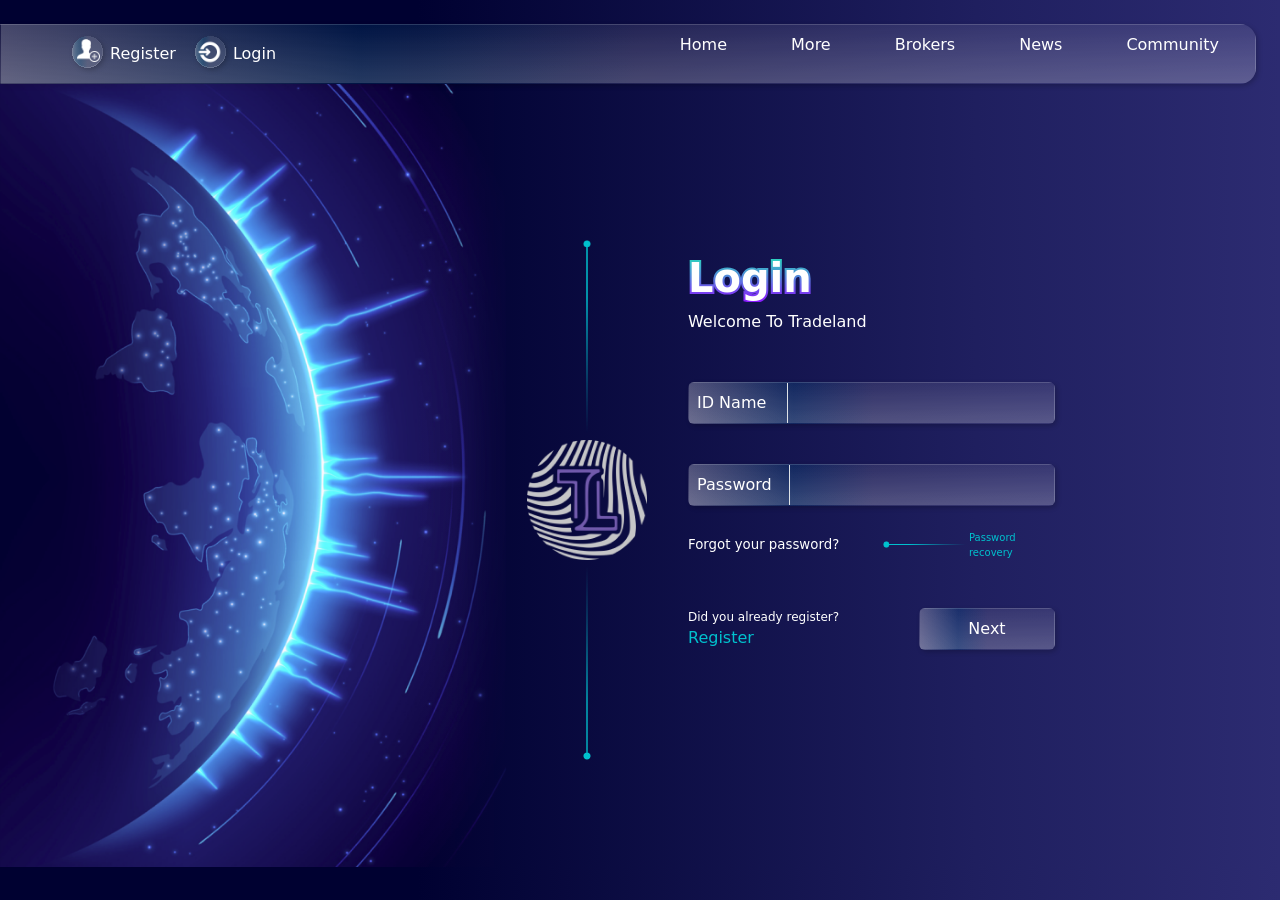
<file: index.html>
<!DOCTYPE html>
<html lang="en">

<head>
    <meta charset="UTF-8">
    <meta http-equiv="X-UA-Compatible" content="IE=edge">
    <meta name="viewport" content="width=device-width, initial-scale=1.0">
    <title>login page</title>
    <link rel="stylesheet" href="./assets/Css/bootstrap5.3.css">
    <link rel="stylesheet" href="./assets/Css/swiper-bundle.min.css">
    <link rel="stylesheet" href="./assets/Css/landing.css">
</head>

<body class="body_log_reg">
    <!-- start header navbar -->
    <div class="mt-4">
        <nav class="navbar navbar-expand-lg glass-background me-4 rounded-4 rounded-start-0 p-0">
            <div class="container-fluid">
                <button class="navbar-toggler" type="button" data-bs-toggle="offcanvas"
                    data-bs-target="#offcanvasNavbar" aria-controls="offcanvasNavbar" aria-label="Toggle navigation">
                    <span class="navbar-toggler-icon"></span>
                </button>
                <div class="offcanvas offcanvas-end  " style="background:#25164c;" tabindex="-1" id="offcanvasNavbar"
                    aria-labelledby="offcanvasNavbarLabel">
                    <div class="offcanvas-header">
                        <h5 class="offcanvas-title text-white" id="offcanvasNavbarLabel">Menu</h5>
                        <button type="button" class="btn-close" data-bs-dismiss="offcanvas" aria-label="Close"></button>
                    </div>
                    <div class="offcanvas-body justify-content-between   ">
                        <ul class="navbar-nav ps-xl-5 ps-lg-4 align-items-start ">
                            <li class="nav-item order-1"><a class="nav-link" href="./html/landing.html"><img
                                        src="./assets/img/iconlogin.svg">Login</a></li>
                            <li class="nav-item"><a class="nav-link" href="/html/register.html"><img
                                        src="./assets/img/iconreg.svg">Register</a></li>
                        </ul>
                        <ul
                            class="navbar-nav  justify-content-md-end  align-items-start   d-flex justify-content-start  flex-lg-row pe-lg-3 flex-column ">
              
                            <li class="nav-item ps-xl-5 ps-lg-4">
                                <a class="nav-link" href="#">Home</a>
                            </li>
              
                            <li class="nav-item ps-xl-5 ps-lg-4">
                                <a class="nav-link" href="#">More</a>
                            </li>
                            <li class="nav-item ps-xl-5 ps-lg-4">
                                <a class="nav-link" href="#">Brokers</a>
                            </li>
                            <li class="nav-item ps-xl-5 ps-lg-4">
                                <a class="nav-link" href="#">News</a>
                            </li>
                            <li class="nav-item ps-xl-5 ps-lg-4 d-md-none">
                                <a class="nav-link" href="#">Markets</a>
                            </li>
                            <li class="nav-item ps-xl-5 ps-lg-4">
                                <a class="nav-link" href="#">Community</a>
                            </li>
                            <li class="nav-item d-md-none ">
                                <a class="nav-link" href="#">Products</a>
                            </li>
                        </ul>

                    </div>
                </div>
            </div>
        </nav>
    </div>
    <!-- end header navbar-->
    <main>
        <form class="container-fluid px-0 needs-validation" novalidate>
            <div class="row m-0">
                <div class=" col-xl-5 col-md-5 bg-left d-none d-md-block p-0">
                    <div class=""></div>
                </div>
                <div class="col-xxl-2 col-md-1 flex-column d-none bg-middle d-lg-flex  align-items-center justify-content-center mt-5"
                    id="center-svg">
                    <img class="" src="./assets/img/Line 457.png" height="200" alt="">
                    <img class=""src="./assets/img/logo 25.png" height="120" alt="">
                    <img class=""src="./assets/img/Line 459.svg" height="200" alt="">
                </div>
                <div
                    class="col-xxl-5 col-md-4 col-11 d-flex flex-column align-items-start ms-md-5 ms-lg-0 justify-content-center ps-5 ">
                    <div class="d-flex flex-column align-items-start justify-content-start  mb-5">
                        <span class="bordercolory-main h1 fw-bold mt-4 mt-md-0">Login</span>
                        <span>Welcome To Tradeland</span>
                    </div>
                    <div class="d-flex flex-column ">
                        <div class="input-group mb-4 rounded  has-validation glass-background " id="input">
                            <label class="border-end p-2 " for="validationCustomUsername"
                                style="padding-right: 21px !important;">ID Name</label>
                            <input type="text" class="form-control rounded border-0 text-white needs-validation "
                                required style="background: none;">
                            <div class="invalid-feedback font-size-validation">
                                Filling this field is mandatory </div>
                        </div>


                        <div class="input-group mb-4 rounded  has-validation mt-3 glass-background" id="input">
                            <label class="border-end p-2 " for="validationCustomUsername"
                                style="padding-right: 17px !important;">Password</label>
                            <input type="password"
                                class="form-control  rounded border-0 text-white needs-validation py-1" required
                                style="background: none;" id="toggle-pass">
                            <i class="bi bi-eye-slash fs-4 me-2" id="iTag"
                                style="background: none; cursor: pointer;"></i>
                            <div class="invalid-feedback font-size-validation" font-size-validation>
                                Filling this field is mandatory </div>
                        </div>
                        <div class="row mb-5">
                            <div class="col-xl-6  d-flex align-items-center flex-wrap-nowrap ">
                                <a href="" class="text-white text-decoration-none" style="font-size: 10pt;">Forgot your
                                    password?
                                </a>
                            </div>

                            <div class="col-xl-6 d-flex align-items-center flex-wrap-nowrap">
                                <img class="w-50" src="./assets/img/Line 458.png" alt="">
                                <span id="span" style="font-size: 10px; margin-right: -5px;">Password
                                    recovery</span>
                            </div>

                        </div>

                        <div class="mb-5 d-flex justify-content-between col-md-flex flex-row flex-md-row ">
                            <div class=" d-flex " style="flex-direction: column;">
                                <a href="" class="text-white text-decoration-none " style="font-size: 12px;;">Did you
                                    already register?
                                </a>
                                <a href="#" class="light-green text-decoration-none" style="width: 40%;">Register</a>
                            </div>

                            <div class=" d-flex ">
                                <button class="border-0 next-btn rounded text-white glass-background px-lg-5 px-4 py-2 " 
                                    style="background: none;" type="submit">Next</button>
                            </div>

                        </div>
                    </div>
                </div>
        </form>
    </main>



    <script src="assets/js/jquery-3.7.0.min.js"></script>
    <script src="assets/js/jquery-1.12.3.min.js"></script>
    <script src="./assets/js/bootstrap5.3.js"></script>
    <script src="./assets/js/swiper-bundle.min.js"></script>
    <script src="./assets/js/index.js"></script>
</body>

</html>
</file>
<file: assets/Css/landing.css>
:root {
  --color-box: linear-gradient(90.66deg,
      rgba(255, 255, 255, 0.29) -2.04%,
      rgba(1, 209, 244, 0.0986) 28.57%,
      rgba(255, 255, 255, 0.0986) 50.57%),
    linear-gradient(0deg,
      rgba(255, 255, 255, 0.2) -23.02%,
      rgba(255, 255, 255, 0) 100%);
  --color-orang: #ffaf1a;
  --color-borderText-1: linear-gradient(180deg, #22e6b8 0%, #8c19ff 100%);
  --color-box2: linear-gradient(0deg,
      rgba(60, 59, 121, 0.2),
      rgba(60, 59, 121, 0.2)),
    linear-gradient(0deg,
      rgba(255, 255, 255, 0.2) -23.02%,
      rgba(255, 255, 255, 0) 100%);
  --color-back-dashbord: linear-gradient(90deg,
      #000131 32.64%,
      #1f1f5f 76.28%,
      #2c2b71 100%);
  --color-bg-dashbord: linear-gradient(90.66deg,
      rgba(255, 255, 255, 0.29) -2.04%,
      rgba(1, 209, 244, 0.0986) 28.57%,
      rgba(255, 255, 255, 0.0986) 50.57%),
    linear-gradient(0deg,
      rgba(255, 255, 255, 0.2) -23.02%,
      rgba(255, 255, 255, 0) 100%);
  --color-bg-card: rgba(39, 39, 89, 1);
}

body {
  box-sizing: content-box;
  overflow-x: hidden;
}

.bg-sec1 {
  background-image: linear-gradient(25deg,
      #000131 0%,
      #01033ffa 52.14%,
      #9a8fdb 81.7%,
      #d1c3f8 100%);
}

.bg-sec2 {
  background-image: url(/img/bg-down.png);
  background-repeat: no-repeat;
  background-attachment: fixed;
  background-size: cover;
  width: 100%;
  min-height: 100vh;
}

/* style global */
.glass-background {
  background: var(--color-box) !important;
  border: 1px solid !important;
  border-image-source: linear-gradient(0deg,
      rgba(255, 255, 255, 0.2) -23.02%,
      rgba(255, 255, 255, 0) 100%) !important;

  box-shadow: 2px 2px 5px 0px #00000033 !important;
  border: 1px solid;
}

.color-orang-main {
  color: var(--color-orang) !important;
}

.text-justify {
  text-align: justify !important;
}

.pading-2rem {
  padding-top: 8rem !important;
  padding-bottom: 8rem !important;
}

.fs-12 {
  font-size: 12px !important;
}

.bordercolory-main {
  color: white !important;
  background-image: var(--color-borderText-1) !important;
  -webkit-background-clip: text;
  -webkit-text-stroke: 4px transparent !important;
}

.box-shadow {
  box-shadow: 2px 2px 5px 0px #00000033 !important;
}

.border-main {
  border: 1px solid;

  border-image-source: linear-gradient(0deg,
      rgba(255, 255, 255, 0.2) -23.02%,
      rgba(255, 255, 255, 0) 100%);
}

.bg-glass2 {
  background: var(--color-box2) !important;
}

.bg-dashbord {
  background: var(--color-back-dashbord) !important;
}

a {
  color: white !important;
}

.bg-dashbord-sidbar {
  background: var(--color-bg-dashbord) !important;
}

.linear-border_img {
  border-radius: 50%;
  padding: 4px 4px;
  background-image: linear-gradient(2deg,
      #ffffff 0%,
      rgba(255, 255, 255, 0) 100%),
    linear-gradient(0deg, rgba(255, 255, 255, 0), rgba(255, 255, 255, 0));
  background-origin: border-box;
  box-shadow: 3px 2px 5px 0px rgba(0, 0, 0, 0.25);
  border: 0px solid rgba(255, 255, 255, 1);
}

.glass-border {
  border: 1px solid;
  border-image-source: linear-gradient(0deg,
      rgba(255, 255, 255, 0.2) -23.02%,
      rgba(255, 255, 255, 0) 100%);
  border-radius: 50% !important;
}

.w-3-5rem {
  width: 3.5rem;
}

.w-4-5rem {
  width: 4.5rem;
}

.w-3rem {
  width: 3rem;
}

.bg-cards {
  background: var(--color-bg-card) !important;
}

.radius-25 {
  border-radius: 25px !important;
}

.radius-30 {
  border-radius: 30px !important;
}

.border {
  border-bottom: 1px solid rgba(191, 188, 197, 1);
}

.color-green {
  border-color: rgba(10, 193, 142, 1) !important;
  color: rgba(10, 193, 142, 1) !important;
}

.font-size-validation {
  font-size: 12px;
}

.color-greenblue {
  color: rgba(2, 174, 191, 1) !important;
}

.light-green {
  color: rgba(0, 193, 206, 1) !important;
}

.width-13 {
  width: 13px !important;
}

.g>div {
  background: #fff;
}


.dropDown-leftMenu {
  top: -28px !important;
  left: 56px !important;
}

/* end style global */

/* start style login and register */
.body_log_reg {
  background: var(--color-back-dashbord);
  max-height: 100vh;
  width: 100vw;
  margin: 0;
  padding: 0;
  color: #ffffff !important;
  overflow-x: hidden;
  box-sizing: content-box;
}

.input-color {
  background: var(--color-box) !important;
}

#span {
  color: rgba(0, 193, 206, 1);
}


@media screen and (min-width: 768px) and (max-width: 992px) {
  .bg-left div {
    width: 75vh !important;
    height: 95vh !important;
    background-image: url(../../assets/img/img-log.png);
    background-position: left !important;
    background-repeat: no-repeat !important;
    background-size: cover !important;
    mix-blend-mode: screen !important;
  }
}

.bg-left div {
  width: 100%;
  height: 87vh;
  background-image: url(../../assets/img/img-log.png);
  background-position: left;
  background-repeat: no-repeat;
  background-size: cover;
  mix-blend-mode: screen;
}

@media screen and (min-width: 630px) and (max-width: 768px) {

  .bg-middle {

    display: flex !important;
    flex-direction: row !important;
    justify-content: end !important;
    position: absolute;
    /* align-items: center !important; */
    left: -35px;
    top: 132px;

  }
}
@media screen and (min-width: 768px) and (max-width: 823px) {

  .next-btn {
    display: flex !important;
    justify-content: center !important;
    padding: 10px !important;
    
  }
}



.form-control:focus {
  box-shadow: none !important;
}

.input-group .invalid-feedback {
  position: absolute;
  top: 100%;
  right: 0;
  left: auto;
  width: auto;
}

/* end style login and register */

/* start style page landing */
.btn-search-section1 {
  border: 1px solid !important;
  border-image-source: linear-gradient(0deg,
      rgba(255, 255, 255, 0.2) -23.02%,
      rgba(255, 255, 255, 0) 100%) !important;
  box-shadow: 2px 2px 5px 0px #00000033 !important;
}

.btn-search_line {
  bottom: -13.7rem;
  left: 9.1rem;
}

.img-topTredeland {
  transform: rotate(269deg);
}

.width-60 {
  width: 68%;
}

.ms-15 {
  margin-left: -15rem;
}

.ms-6 {
  margin-left: -6rem;
}

.box-top_Tradeland {
  transform: rotate(90deg) !important;
  border-radius: 50px 10px 10px 50px !important;
  max-height: 5.1rem;
  display: flex;
  justify-content: space-between;
  align-items: center;
  max-width: 8rem;
}

.num-box-tradeland {
  right: 0.8rem;
  transform: rotate(271deg);
}

.border-main2 {
  border: 3px solid;
  border-image-source: linear-gradient(180deg,
      #ffffff 0%,
      rgba(255, 255, 255, 0) 100%),
    linear-gradient(0deg, rgba(255, 255, 255, 0), rgba(255, 255, 255, 0)) !important;
}

.box-center-click_prof {
  width: 29rem;
  height: 5rem;
}

.img-centerTredeland {
  width: 120px;
  height: 110px;
}

.titel-section2 {
  line-height: 37.83px !important;
}

.row-header_table {
  min-width: 102.5% !important;
}

.test {
  max-height: 25rem !important;
  overflow-y: scroll;
}

.test::-webkit-scrollbar {
  width: 3px;
}

.test::-webkit-scrollbar-track {
  background-color: #525050;
}

.test::-webkit-scrollbar-thumb {
  background-color: #ffffff;
  border-radius: 3px;
}

.test::-webkit-scrollbar-button {
  background-color: #ddd9d9;
}

.swiper-slide {
  width: 17rem !important;
  height: 15rem !important;
}

.bg-btn_Newnews {
  background: linear-gradient(90.66deg,
      rgba(255, 255, 255, 0.29) -2.04%,
      rgba(1, 209, 244, 0.0986) 28.57%,
      rgba(255, 255, 255, 0.0986) 50.57%),
    linear-gradient(0deg,
      rgba(255, 255, 255, 0.2) -23.02%,
      rgba(255, 255, 255, 0) 100%) !important;
}

.befor-btn-circle::before {
  content: "\0025CF";
  font-size: 1rem !important;
  position: absolute;
  left: -4px;
  top: 38px;
  color: #00c1ce;
}

.befor-titel-circle::before {
  content: "\0025CF";
  font-size: 1rem !important;
  position: absolute;
  left: -3px;
  color: #00c1ce;
}

.befor-prag-circle::before {
  content: "\0025CF";
  font-size: 1rem !important;
  position: absolute;
  left: -3px;
  top: 0px;
  color: #00c1ce;
}

.line-after_style::after {
  content: "";
  position: absolute;
  width: 2.1rem;
  height: 10px;
  background-image: url(/img/Line\ 357.svg);
  background-size: contain;
  background-repeat: no-repeat;
  background-position: right;
  top: 11px;
}

.line-style_analysis::after,
.line-style-Comprehensive::after,
.line-style_10Tradeland2::after,
.line-style_NEWS::after {
  content: "";
  position: absolute;
  width: 40rem;
  height: 10px;
  background-image: url(/img/Line\ 383.svg);
  background-size: contain;
  background-repeat: no-repeat;
  background-position: right;
  bottom: 7px;
}

.line-style_NEWS::after {
  content: "";
  position: absolute;
  width: 40rem;
  height: 10px;
  background-image: url(/img/Line\ 383.svg);
  background-size: contain;
  background-repeat: no-repeat;
  background-position: right;
  bottom: -3px;
}

.testline::after {
  content: "";
  background-image: url(/img/Line\ 400.svg);
  width: 74%;
  height: 2.5px;
  position: absolute;
  bottom: -163.2rem;
}

/* btn slider */
.swiper-button-next:after {
  content: "" !important;
  background-image: url(/img/btn-prv.svg);
  background-size: contain;
  width: 15px;
  height: 25px;
  background-repeat: no-repeat;
}

.swiper-button-prev:after {
  content: "" !important;
  background-image: url(./img/brn-next.svg);
  background-size: contain;
  width: 15px;
  height: 25px;
  background-repeat: no-repeat;
}

/* btn slider */
@media screen and (min-width: 1024px) and (max-width: 1042px) {
  .box-clickprof {
    left: 16rem !important;
  }
}

@media screen and (min-width: 1042px) and (max-width: 1200px) {
  .box-clickprof {
    left: 17rem !important;
  }
}

@media screen and (min-width: 1042px) and (max-width: 1200px) {
  .box-clickprof {
    left: 17rem !important;
  }
}

@media screen and (min-width: 1209px) and (max-width: 1400px) {
  .testline::after {
    bottom: -173.2rem;
  }
}

@media screen and (min-width: 1104px) and (max-width: 1209px) {
  .testline::after {
    bottom: -172.2rem;
  }
}

@media screen and (min-width: 1024px) and (max-width: 1104px) {
  .testline::after {
    bottom: -171.2rem;
  }
}

/* end style page landing */

/* start style page dashbord */

.bg-body {
  background: var(--color-back-dashbord) !important;
}

.backImg-contain {
  background-image: url(/img/bg-contin.png);
  background-size: cover;
  height: 80%;
  margin-top: 131px;
}

.img-prof {
  width: 4rem !important;
}

.span-mark {
  top: -1.5rem;
  left: -3rem;
}

.contain-cards {
  max-height: 32rem !important;
  overflow-y: scroll;
  overflow-x: hidden;
}

.contain-cards::-webkit-scrollbar {
  width: 3px;
}

.contain-cards::-webkit-scrollbar-track {
  background-color: #2525255e;
}

.contain-cards::-webkit-scrollbar-thumb {
  background-color: rgb(132, 132, 193);
  border-radius: 3px;
}

.contain-cards::-webkit-scrollbar-button {
  background-color: #32313175;
}

.bg-dart {
  background: linear-gradient(0deg, #bfbcc5, #bfbcc5),
    linear-gradient(180deg,
      rgba(255, 255, 255, 0) 0%,
      rgba(255, 255, 255, 0) 100%) !important;
  border-bottom: 1px solid rgba(191, 188, 197, 1) !important;
  box-shadow: 3px 2px 5px 0px rgba(0, 0, 0, 0.25) !important;
  border-radius: 50% !important;
  width: 3rem !important;
}

.img-proCard {
  top: -12px;
  right: 2px;
  height: 5rem;
}

.card-header {
  height: 4rem;
}

.modal-header {
  height: 4rem;
}

/* .test2 {
  background: linear-gradient(0deg, #bfbcc5, #bfbcc5),
    linear-gradient(
      180deg,
      rgba(255, 255, 255, 0) 0%,
      rgba(255, 255, 255, 0) 100%
    );
  border-bottom: 1px solid rgba(191, 188, 197, 1);
  box-shadow: 3px 2px 5px 0px rgba(0, 0, 0, 0.25);
} */
.tab-pane {
  max-height: 10rem !important;
  overflow-y: scroll;
  overflow-x: hidden;
}

.tab-pane::-webkit-scrollbar {
  width: 3px;
}

.tab-pane::-webkit-scrollbar-track {
  background-color: #2525255e;
}

.tab-pane::-webkit-scrollbar-thumb {
  background-color: rgb(132, 132, 193);
  border-radius: 3px;
}

.tab-pane::-webkit-scrollbar-button {
  background-color: #32313175;
}

/* end style page dashbord  */
/* start publiPage  */

.white-space {
  white-space: pre-line;
}

.icon-profPosition {

  padding: 1px;
  width: 19px;
  margin-top: -19px;
}

/* .ul-border {
  border: 3px solid transparent !important;
  border-image: linear-gradient(45deg, red , yellow) !important;
  border-image-slice: 1 !important;
  border-radius: 10px !important;  /* will have no effect */
.t {
  padding: 0;
  background: transparent;
  border: 0;
  text-align: left;
  width: 4rem;
}
</file>
<file: assets/Css/bootstrap5.3.css>
@charset "UTF-8";/*!
 * Bootstrap  v5.3.0 (https://getbootstrap.com/)
 * Copyright 2011-2023 The Bootstrap Authors
 * Licensed under MIT (https://github.com/twbs/bootstrap/blob/main/LICENSE)
 */:root,[data-bs-theme=light]{--bs-blue:#0d6efd;--bs-indigo:#6610f2;--bs-purple:#6f42c1;--bs-pink:#d63384;--bs-red:#dc3545;--bs-orange:#fd7e14;--bs-yellow:#ffc107;--bs-green:#198754;--bs-teal:#20c997;--bs-cyan:#0dcaf0;--bs-black:#000;--bs-white:#fff;--bs-gray:#6c757d;--bs-gray-dark:#343a40;--bs-gray-100:#f8f9fa;--bs-gray-200:#e9ecef;--bs-gray-300:#dee2e6;--bs-gray-400:#ced4da;--bs-gray-500:#adb5bd;--bs-gray-600:#6c757d;--bs-gray-700:#495057;--bs-gray-800:#343a40;--bs-gray-900:#212529;--bs-primary:#0d6efd;--bs-secondary:#6c757d;--bs-success:#198754;--bs-info:#0dcaf0;--bs-warning:#ffc107;--bs-danger:#dc3545;--bs-light:#f8f9fa;--bs-dark:#212529;--bs-primary-rgb:13,110,253;--bs-secondary-rgb:108,117,125;--bs-success-rgb:25,135,84;--bs-info-rgb:13,202,240;--bs-warning-rgb:255,193,7;--bs-danger-rgb:220,53,69;--bs-light-rgb:248,249,250;--bs-dark-rgb:33,37,41;--bs-primary-text-emphasis:#052c65;--bs-secondary-text-emphasis:#2b2f32;--bs-success-text-emphasis:#0a3622;--bs-info-text-emphasis:#055160;--bs-warning-text-emphasis:#664d03;--bs-danger-text-emphasis:#58151c;--bs-light-text-emphasis:#495057;--bs-dark-text-emphasis:#495057;--bs-primary-bg-subtle:#cfe2ff;--bs-secondary-bg-subtle:#e2e3e5;--bs-success-bg-subtle:#d1e7dd;--bs-info-bg-subtle:#cff4fc;--bs-warning-bg-subtle:#fff3cd;--bs-danger-bg-subtle:#f8d7da;--bs-light-bg-subtle:#fcfcfd;--bs-dark-bg-subtle:#ced4da;--bs-primary-border-subtle:#9ec5fe;--bs-secondary-border-subtle:#c4c8cb;--bs-success-border-subtle:#a3cfbb;--bs-info-border-subtle:#9eeaf9;--bs-warning-border-subtle:#ffe69c;--bs-danger-border-subtle:#f1aeb5;--bs-light-border-subtle:#e9ecef;--bs-dark-border-subtle:#adb5bd;--bs-white-rgb:255,255,255;--bs-black-rgb:0,0,0;--bs-font-sans-serif:system-ui,-apple-system,"Segoe UI",Roboto,"Helvetica Neue","Noto Sans","Liberation Sans",Arial,sans-serif,"Apple Color Emoji","Segoe UI Emoji","Segoe UI Symbol","Noto Color Emoji";--bs-font-monospace:SFMono-Regular,Menlo,Monaco,Consolas,"Liberation Mono","Courier New",monospace;--bs-gradient:linear-gradient(180deg, rgba(255, 255, 255, 0.15), rgba(255, 255, 255, 0));--bs-body-font-family:var(--bs-font-sans-serif);--bs-body-font-size:1rem;--bs-body-font-weight:400;--bs-body-line-height:1.5;--bs-body-color:#212529;--bs-body-color-rgb:33,37,41;--bs-body-bg:#fff;--bs-body-bg-rgb:255,255,255;--bs-emphasis-color:#000;--bs-emphasis-color-rgb:0,0,0;--bs-secondary-color:rgba(33, 37, 41, 0.75);--bs-secondary-color-rgb:33,37,41;--bs-secondary-bg:#e9ecef;--bs-secondary-bg-rgb:233,236,239;--bs-tertiary-color:rgba(33, 37, 41, 0.5);--bs-tertiary-color-rgb:33,37,41;--bs-tertiary-bg:#f8f9fa;--bs-tertiary-bg-rgb:248,249,250;--bs-heading-color:inherit;--bs-link-color:#0d6efd;--bs-link-color-rgb:13,110,253;--bs-link-decoration:underline;--bs-link-hover-color:#0a58ca;--bs-link-hover-color-rgb:10,88,202;--bs-code-color:#d63384;--bs-highlight-bg:#fff3cd;--bs-border-width:1px;--bs-border-style:solid;--bs-border-color:#dee2e6;--bs-border-color-translucent:rgba(0, 0, 0, 0.175);--bs-border-radius:0.375rem;--bs-border-radius-sm:0.25rem;--bs-border-radius-lg:0.5rem;--bs-border-radius-xl:1rem;--bs-border-radius-xxl:2rem;--bs-border-radius-2xl:var(--bs-border-radius-xxl);--bs-border-radius-pill:50rem;--bs-box-shadow:0 0.5rem 1rem rgba(0, 0, 0, 0.15);--bs-box-shadow-sm:0 0.125rem 0.25rem rgba(0, 0, 0, 0.075);--bs-box-shadow-lg:0 1rem 3rem rgba(0, 0, 0, 0.175);--bs-box-shadow-inset:inset 0 1px 2px rgba(0, 0, 0, 0.075);--bs-focus-ring-width:0.25rem;--bs-focus-ring-opacity:0.25;--bs-focus-ring-color:rgba(13, 110, 253, 0.25);--bs-form-valid-color:#198754;--bs-form-valid-border-color:#198754;--bs-form-invalid-color:#dc3545;--bs-form-invalid-border-color:#dc3545}[data-bs-theme=dark]{color-scheme:dark;--bs-body-color:#adb5bd;--bs-body-color-rgb:173,181,189;--bs-body-bg:#212529;--bs-body-bg-rgb:33,37,41;--bs-emphasis-color:#fff;--bs-emphasis-color-rgb:255,255,255;--bs-secondary-color:rgba(173, 181, 189, 0.75);--bs-secondary-color-rgb:173,181,189;--bs-secondary-bg:#343a40;--bs-secondary-bg-rgb:52,58,64;--bs-tertiary-color:rgba(173, 181, 189, 0.5);--bs-tertiary-color-rgb:173,181,189;--bs-tertiary-bg:#2b3035;--bs-tertiary-bg-rgb:43,48,53;--bs-primary-text-emphasis:#6ea8fe;--bs-secondary-text-emphasis:#a7acb1;--bs-success-text-emphasis:#75b798;--bs-info-text-emphasis:#6edff6;--bs-warning-text-emphasis:#ffda6a;--bs-danger-text-emphasis:#ea868f;--bs-light-text-emphasis:#f8f9fa;--bs-dark-text-emphasis:#dee2e6;--bs-primary-bg-subtle:#031633;--bs-secondary-bg-subtle:#161719;--bs-success-bg-subtle:#051b11;--bs-info-bg-subtle:#032830;--bs-warning-bg-subtle:#332701;--bs-danger-bg-subtle:#2c0b0e;--bs-light-bg-subtle:#343a40;--bs-dark-bg-subtle:#1a1d20;--bs-primary-border-subtle:#084298;--bs-secondary-border-subtle:#41464b;--bs-success-border-subtle:#0f5132;--bs-info-border-subtle:#087990;--bs-warning-border-subtle:#997404;--bs-danger-border-subtle:#842029;--bs-light-border-subtle:#495057;--bs-dark-border-subtle:#343a40;--bs-heading-color:inherit;--bs-link-color:#6ea8fe;--bs-link-hover-color:#8bb9fe;--bs-link-color-rgb:110,168,254;--bs-link-hover-color-rgb:139,185,254;--bs-code-color:#e685b5;--bs-border-color:#495057;--bs-border-color-translucent:rgba(255, 255, 255, 0.15);--bs-form-valid-color:#75b798;--bs-form-valid-border-color:#75b798;--bs-form-invalid-color:#ea868f;--bs-form-invalid-border-color:#ea868f}*,::after,::before{box-sizing:border-box}@media (prefers-reduced-motion:no-preference){:root{scroll-behavior:smooth}}body{margin:0;font-family:var(--bs-body-font-family);font-size:var(--bs-body-font-size);font-weight:var(--bs-body-font-weight);line-height:var(--bs-body-line-height);color:var(--bs-body-color);text-align:var(--bs-body-text-align);background-color:var(--bs-body-bg);-webkit-text-size-adjust:100%;-webkit-tap-highlight-color:transparent}hr{margin:1rem 0;color:inherit;border:0;border-top:var(--bs-border-width) solid;opacity:.25}.h1,.h2,.h3,.h4,.h5,.h6,h1,h2,h3,h4,h5,h6{margin-top:0;margin-bottom:.5rem;font-weight:500;line-height:1.2;color:var(--bs-heading-color)}.h1,h1{font-size:calc(1.375rem + 1.5vw)}@media (min-width:1200px){.h1,h1{font-size:2.5rem}}.h2,h2{font-size:calc(1.325rem + .9vw)}@media (min-width:1200px){.h2,h2{font-size:2rem}}.h3,h3{font-size:calc(1.3rem + .6vw)}@media (min-width:1200px){.h3,h3{font-size:1.75rem}}.h4,h4{font-size:calc(1.275rem + .3vw)}@media (min-width:1200px){.h4,h4{font-size:1.5rem}}.h5,h5{font-size:1.25rem}.h6,h6{font-size:1rem}p{margin-top:0;margin-bottom:1rem}abbr[title]{-webkit-text-decoration:underline dotted;text-decoration:underline dotted;cursor:help;-webkit-text-decoration-skip-ink:none;text-decoration-skip-ink:none}address{margin-bottom:1rem;font-style:normal;line-height:inherit}ol,ul{padding-left:2rem}dl,ol,ul{margin-top:0;margin-bottom:1rem}ol ol,ol ul,ul ol,ul ul{margin-bottom:0}dt{font-weight:700}dd{margin-bottom:.5rem;margin-left:0}blockquote{margin:0 0 1rem}b,strong{font-weight:bolder}.small,small{font-size:.875em}.mark,mark{padding:.1875em;background-color:var(--bs-highlight-bg)}sub,sup{position:relative;font-size:.75em;line-height:0;vertical-align:baseline}sub{bottom:-.25em}sup{top:-.5em}a{color:rgba(var(--bs-link-color-rgb),var(--bs-link-opacity,1));text-decoration:underline}a:hover{--bs-link-color-rgb:var(--bs-link-hover-color-rgb)}a:not([href]):not([class]),a:not([href]):not([class]):hover{color:inherit;text-decoration:none}code,kbd,pre,samp{font-family:var(--bs-font-monospace);font-size:1em}pre{display:block;margin-top:0;margin-bottom:1rem;overflow:auto;font-size:.875em}pre code{font-size:inherit;color:inherit;word-break:normal}code{font-size:.875em;color:var(--bs-code-color);word-wrap:break-word}a>code{color:inherit}kbd{padding:.1875rem .375rem;font-size:.875em;color:var(--bs-body-bg);background-color:var(--bs-body-color);border-radius:.25rem}kbd kbd{padding:0;font-size:1em}figure{margin:0 0 1rem}img,svg{vertical-align:middle}table{caption-side:bottom;border-collapse:collapse}caption{padding-top:.5rem;padding-bottom:.5rem;color:var(--bs-secondary-color);text-align:left}th{text-align:inherit;text-align:-webkit-match-parent}tbody,td,tfoot,th,thead,tr{border-color:inherit;border-style:solid;border-width:0}label{display:inline-block}button{border-radius:0}button:focus:not(:focus-visible){outline:0}button,input,optgroup,select,textarea{margin:0;font-family:inherit;font-size:inherit;line-height:inherit}button,select{text-transform:none}[role=button]{cursor:pointer}select{word-wrap:normal}select:disabled{opacity:1}[list]:not([type=date]):not([type=datetime-local]):not([type=month]):not([type=week]):not([type=time])::-webkit-calendar-picker-indicator{display:none!important}[type=button],[type=reset],[type=submit],button{-webkit-appearance:button}[type=button]:not(:disabled),[type=reset]:not(:disabled),[type=submit]:not(:disabled),button:not(:disabled){cursor:pointer}::-moz-focus-inner{padding:0;border-style:none}textarea{resize:vertical}fieldset{min-width:0;padding:0;margin:0;border:0}legend{float:left;width:100%;padding:0;margin-bottom:.5rem;font-size:calc(1.275rem + .3vw);line-height:inherit}@media (min-width:1200px){legend{font-size:1.5rem}}legend+*{clear:left}::-webkit-datetime-edit-day-field,::-webkit-datetime-edit-fields-wrapper,::-webkit-datetime-edit-hour-field,::-webkit-datetime-edit-minute,::-webkit-datetime-edit-month-field,::-webkit-datetime-edit-text,::-webkit-datetime-edit-year-field{padding:0}::-webkit-inner-spin-button{height:auto}[type=search]{outline-offset:-2px;-webkit-appearance:textfield}::-webkit-search-decoration{-webkit-appearance:none}::-webkit-color-swatch-wrapper{padding:0}::-webkit-file-upload-button{font:inherit;-webkit-appearance:button}::file-selector-button{font:inherit;-webkit-appearance:button}output{display:inline-block}iframe{border:0}summary{display:list-item;cursor:pointer}progress{vertical-align:baseline}[hidden]{display:none!important}.lead{font-size:1.25rem;font-weight:300}.display-1{font-size:calc(1.625rem + 4.5vw);font-weight:300;line-height:1.2}@media (min-width:1200px){.display-1{font-size:5rem}}.display-2{font-size:calc(1.575rem + 3.9vw);font-weight:300;line-height:1.2}@media (min-width:1200px){.display-2{font-size:4.5rem}}.display-3{font-size:calc(1.525rem + 3.3vw);font-weight:300;line-height:1.2}@media (min-width:1200px){.display-3{font-size:4rem}}.display-4{font-size:calc(1.475rem + 2.7vw);font-weight:300;line-height:1.2}@media (min-width:1200px){.display-4{font-size:3.5rem}}.display-5{font-size:calc(1.425rem + 2.1vw);font-weight:300;line-height:1.2}@media (min-width:1200px){.display-5{font-size:3rem}}.display-6{font-size:calc(1.375rem + 1.5vw);font-weight:300;line-height:1.2}@media (min-width:1200px){.display-6{font-size:2.5rem}}.list-unstyled{padding-left:0;list-style:none}.list-inline{padding-left:0;list-style:none}.list-inline-item{display:inline-block}.list-inline-item:not(:last-child){margin-right:.5rem}.initialism{font-size:.875em;text-transform:uppercase}.blockquote{margin-bottom:1rem;font-size:1.25rem}.blockquote>:last-child{margin-bottom:0}.blockquote-footer{margin-top:-1rem;margin-bottom:1rem;font-size:.875em;color:#6c757d}.blockquote-footer::before{content:"— "}.img-fluid{max-width:100%;height:auto}.img-thumbnail{padding:.25rem;background-color:var(--bs-body-bg);border:var(--bs-border-width) solid var(--bs-border-color);border-radius:var(--bs-border-radius);max-width:100%;height:auto}.figure{display:inline-block}.figure-img{margin-bottom:.5rem;line-height:1}.figure-caption{font-size:.875em;color:var(--bs-secondary-color)}.container,.container-fluid,.container-lg,.container-md,.container-sm,.container-xl,.container-xxl{--bs-gutter-x:1.5rem;--bs-gutter-y:0;width:100%;padding-right:calc(var(--bs-gutter-x) * .5);padding-left:calc(var(--bs-gutter-x) * .5);margin-right:auto;margin-left:auto}@media (min-width:576px){.container,.container-sm{max-width:540px}}@media (min-width:768px){.container,.container-md,.container-sm{max-width:720px}}@media (min-width:992px){.container,.container-lg,.container-md,.container-sm{max-width:960px}}@media (min-width:1200px){.container,.container-lg,.container-md,.container-sm,.container-xl{max-width:1140px}}@media (min-width:1400px){.container,.container-lg,.container-md,.container-sm,.container-xl,.container-xxl{max-width:1320px}}:root{--bs-breakpoint-xs:0;--bs-breakpoint-sm:576px;--bs-breakpoint-md:768px;--bs-breakpoint-lg:992px;--bs-breakpoint-xl:1200px;--bs-breakpoint-xxl:1400px}.row{--bs-gutter-x:1.5rem;--bs-gutter-y:0;display:flex;flex-wrap:wrap;margin-top:calc(-1 * var(--bs-gutter-y));margin-right:calc(-.5 * var(--bs-gutter-x));margin-left:calc(-.5 * var(--bs-gutter-x))}.row>*{flex-shrink:0;width:100%;max-width:100%;padding-right:calc(var(--bs-gutter-x) * .5);padding-left:calc(var(--bs-gutter-x) * .5);margin-top:var(--bs-gutter-y)}.col{flex:1 0 0%}.row-cols-auto>*{flex:0 0 auto;width:auto}.row-cols-1>*{flex:0 0 auto;width:100%}.row-cols-2>*{flex:0 0 auto;width:50%}.row-cols-3>*{flex:0 0 auto;width:33.3333333333%}.row-cols-4>*{flex:0 0 auto;width:25%}.row-cols-5>*{flex:0 0 auto;width:20%}.row-cols-6>*{flex:0 0 auto;width:16.6666666667%}.col-auto{flex:0 0 auto;width:auto}.col-1{flex:0 0 auto;width:8.33333333%}.col-2{flex:0 0 auto;width:16.66666667%}.col-3{flex:0 0 auto;width:25%}.col-4{flex:0 0 auto;width:33.33333333%}.col-5{flex:0 0 auto;width:41.66666667%}.col-6{flex:0 0 auto;width:50%}.col-7{flex:0 0 auto;width:58.33333333%}.col-8{flex:0 0 auto;width:66.66666667%}.col-9{flex:0 0 auto;width:75%}.col-10{flex:0 0 auto;width:83.33333333%}.col-11{flex:0 0 auto;width:91.66666667%}.col-12{flex:0 0 auto;width:100%}.offset-1{margin-left:8.33333333%}.offset-2{margin-left:16.66666667%}.offset-3{margin-left:25%}.offset-4{margin-left:33.33333333%}.offset-5{margin-left:41.66666667%}.offset-6{margin-left:50%}.offset-7{margin-left:58.33333333%}.offset-8{margin-left:66.66666667%}.offset-9{margin-left:75%}.offset-10{margin-left:83.33333333%}.offset-11{margin-left:91.66666667%}.g-0,.gx-0{--bs-gutter-x:0}.g-0,.gy-0{--bs-gutter-y:0}.g-1,.gx-1{--bs-gutter-x:0.25rem}.g-1,.gy-1{--bs-gutter-y:0.25rem}.g-2,.gx-2{--bs-gutter-x:0.5rem}.g-2,.gy-2{--bs-gutter-y:0.5rem}.g-3,.gx-3{--bs-gutter-x:1rem}.g-3,.gy-3{--bs-gutter-y:1rem}.g-4,.gx-4{--bs-gutter-x:1.5rem}.g-4,.gy-4{--bs-gutter-y:1.5rem}.g-5,.gx-5{--bs-gutter-x:3rem}.g-5,.gy-5{--bs-gutter-y:3rem}@media (min-width:576px){.col-sm{flex:1 0 0%}.row-cols-sm-auto>*{flex:0 0 auto;width:auto}.row-cols-sm-1>*{flex:0 0 auto;width:100%}.row-cols-sm-2>*{flex:0 0 auto;width:50%}.row-cols-sm-3>*{flex:0 0 auto;width:33.3333333333%}.row-cols-sm-4>*{flex:0 0 auto;width:25%}.row-cols-sm-5>*{flex:0 0 auto;width:20%}.row-cols-sm-6>*{flex:0 0 auto;width:16.6666666667%}.col-sm-auto{flex:0 0 auto;width:auto}.col-sm-1{flex:0 0 auto;width:8.33333333%}.col-sm-2{flex:0 0 auto;width:16.66666667%}.col-sm-3{flex:0 0 auto;width:25%}.col-sm-4{flex:0 0 auto;width:33.33333333%}.col-sm-5{flex:0 0 auto;width:41.66666667%}.col-sm-6{flex:0 0 auto;width:50%}.col-sm-7{flex:0 0 auto;width:58.33333333%}.col-sm-8{flex:0 0 auto;width:66.66666667%}.col-sm-9{flex:0 0 auto;width:75%}.col-sm-10{flex:0 0 auto;width:83.33333333%}.col-sm-11{flex:0 0 auto;width:91.66666667%}.col-sm-12{flex:0 0 auto;width:100%}.offset-sm-0{margin-left:0}.offset-sm-1{margin-left:8.33333333%}.offset-sm-2{margin-left:16.66666667%}.offset-sm-3{margin-left:25%}.offset-sm-4{margin-left:33.33333333%}.offset-sm-5{margin-left:41.66666667%}.offset-sm-6{margin-left:50%}.offset-sm-7{margin-left:58.33333333%}.offset-sm-8{margin-left:66.66666667%}.offset-sm-9{margin-left:75%}.offset-sm-10{margin-left:83.33333333%}.offset-sm-11{margin-left:91.66666667%}.g-sm-0,.gx-sm-0{--bs-gutter-x:0}.g-sm-0,.gy-sm-0{--bs-gutter-y:0}.g-sm-1,.gx-sm-1{--bs-gutter-x:0.25rem}.g-sm-1,.gy-sm-1{--bs-gutter-y:0.25rem}.g-sm-2,.gx-sm-2{--bs-gutter-x:0.5rem}.g-sm-2,.gy-sm-2{--bs-gutter-y:0.5rem}.g-sm-3,.gx-sm-3{--bs-gutter-x:1rem}.g-sm-3,.gy-sm-3{--bs-gutter-y:1rem}.g-sm-4,.gx-sm-4{--bs-gutter-x:1.5rem}.g-sm-4,.gy-sm-4{--bs-gutter-y:1.5rem}.g-sm-5,.gx-sm-5{--bs-gutter-x:3rem}.g-sm-5,.gy-sm-5{--bs-gutter-y:3rem}}@media (min-width:768px){.col-md{flex:1 0 0%}.row-cols-md-auto>*{flex:0 0 auto;width:auto}.row-cols-md-1>*{flex:0 0 auto;width:100%}.row-cols-md-2>*{flex:0 0 auto;width:50%}.row-cols-md-3>*{flex:0 0 auto;width:33.3333333333%}.row-cols-md-4>*{flex:0 0 auto;width:25%}.row-cols-md-5>*{flex:0 0 auto;width:20%}.row-cols-md-6>*{flex:0 0 auto;width:16.6666666667%}.col-md-auto{flex:0 0 auto;width:auto}.col-md-1{flex:0 0 auto;width:8.33333333%}.col-md-2{flex:0 0 auto;width:16.66666667%}.col-md-3{flex:0 0 auto;width:25%}.col-md-4{flex:0 0 auto;width:33.33333333%}.col-md-5{flex:0 0 auto;width:41.66666667%}.col-md-6{flex:0 0 auto;width:50%}.col-md-7{flex:0 0 auto;width:58.33333333%}.col-md-8{flex:0 0 auto;width:66.66666667%}.col-md-9{flex:0 0 auto;width:75%}.col-md-10{flex:0 0 auto;width:83.33333333%}.col-md-11{flex:0 0 auto;width:91.66666667%}.col-md-12{flex:0 0 auto;width:100%}.offset-md-0{margin-left:0}.offset-md-1{margin-left:8.33333333%}.offset-md-2{margin-left:16.66666667%}.offset-md-3{margin-left:25%}.offset-md-4{margin-left:33.33333333%}.offset-md-5{margin-left:41.66666667%}.offset-md-6{margin-left:50%}.offset-md-7{margin-left:58.33333333%}.offset-md-8{margin-left:66.66666667%}.offset-md-9{margin-left:75%}.offset-md-10{margin-left:83.33333333%}.offset-md-11{margin-left:91.66666667%}.g-md-0,.gx-md-0{--bs-gutter-x:0}.g-md-0,.gy-md-0{--bs-gutter-y:0}.g-md-1,.gx-md-1{--bs-gutter-x:0.25rem}.g-md-1,.gy-md-1{--bs-gutter-y:0.25rem}.g-md-2,.gx-md-2{--bs-gutter-x:0.5rem}.g-md-2,.gy-md-2{--bs-gutter-y:0.5rem}.g-md-3,.gx-md-3{--bs-gutter-x:1rem}.g-md-3,.gy-md-3{--bs-gutter-y:1rem}.g-md-4,.gx-md-4{--bs-gutter-x:1.5rem}.g-md-4,.gy-md-4{--bs-gutter-y:1.5rem}.g-md-5,.gx-md-5{--bs-gutter-x:3rem}.g-md-5,.gy-md-5{--bs-gutter-y:3rem}}@media (min-width:992px){.col-lg{flex:1 0 0%}.row-cols-lg-auto>*{flex:0 0 auto;width:auto}.row-cols-lg-1>*{flex:0 0 auto;width:100%}.row-cols-lg-2>*{flex:0 0 auto;width:50%}.row-cols-lg-3>*{flex:0 0 auto;width:33.3333333333%}.row-cols-lg-4>*{flex:0 0 auto;width:25%}.row-cols-lg-5>*{flex:0 0 auto;width:20%}.row-cols-lg-6>*{flex:0 0 auto;width:16.6666666667%}.col-lg-auto{flex:0 0 auto;width:auto}.col-lg-1{flex:0 0 auto;width:8.33333333%}.col-lg-2{flex:0 0 auto;width:16.66666667%}.col-lg-3{flex:0 0 auto;width:25%}.col-lg-4{flex:0 0 auto;width:33.33333333%}.col-lg-5{flex:0 0 auto;width:41.66666667%}.col-lg-6{flex:0 0 auto;width:50%}.col-lg-7{flex:0 0 auto;width:58.33333333%}.col-lg-8{flex:0 0 auto;width:66.66666667%}.col-lg-9{flex:0 0 auto;width:75%}.col-lg-10{flex:0 0 auto;width:83.33333333%}.col-lg-11{flex:0 0 auto;width:91.66666667%}.col-lg-12{flex:0 0 auto;width:100%}.offset-lg-0{margin-left:0}.offset-lg-1{margin-left:8.33333333%}.offset-lg-2{margin-left:16.66666667%}.offset-lg-3{margin-left:25%}.offset-lg-4{margin-left:33.33333333%}.offset-lg-5{margin-left:41.66666667%}.offset-lg-6{margin-left:50%}.offset-lg-7{margin-left:58.33333333%}.offset-lg-8{margin-left:66.66666667%}.offset-lg-9{margin-left:75%}.offset-lg-10{margin-left:83.33333333%}.offset-lg-11{margin-left:91.66666667%}.g-lg-0,.gx-lg-0{--bs-gutter-x:0}.g-lg-0,.gy-lg-0{--bs-gutter-y:0}.g-lg-1,.gx-lg-1{--bs-gutter-x:0.25rem}.g-lg-1,.gy-lg-1{--bs-gutter-y:0.25rem}.g-lg-2,.gx-lg-2{--bs-gutter-x:0.5rem}.g-lg-2,.gy-lg-2{--bs-gutter-y:0.5rem}.g-lg-3,.gx-lg-3{--bs-gutter-x:1rem}.g-lg-3,.gy-lg-3{--bs-gutter-y:1rem}.g-lg-4,.gx-lg-4{--bs-gutter-x:1.5rem}.g-lg-4,.gy-lg-4{--bs-gutter-y:1.5rem}.g-lg-5,.gx-lg-5{--bs-gutter-x:3rem}.g-lg-5,.gy-lg-5{--bs-gutter-y:3rem}}@media (min-width:1200px){.col-xl{flex:1 0 0%}.row-cols-xl-auto>*{flex:0 0 auto;width:auto}.row-cols-xl-1>*{flex:0 0 auto;width:100%}.row-cols-xl-2>*{flex:0 0 auto;width:50%}.row-cols-xl-3>*{flex:0 0 auto;width:33.3333333333%}.row-cols-xl-4>*{flex:0 0 auto;width:25%}.row-cols-xl-5>*{flex:0 0 auto;width:20%}.row-cols-xl-6>*{flex:0 0 auto;width:16.6666666667%}.col-xl-auto{flex:0 0 auto;width:auto}.col-xl-1{flex:0 0 auto;width:8.33333333%}.col-xl-2{flex:0 0 auto;width:16.66666667%}.col-xl-3{flex:0 0 auto;width:25%}.col-xl-4{flex:0 0 auto;width:33.33333333%}.col-xl-5{flex:0 0 auto;width:41.66666667%}.col-xl-6{flex:0 0 auto;width:50%}.col-xl-7{flex:0 0 auto;width:58.33333333%}.col-xl-8{flex:0 0 auto;width:66.66666667%}.col-xl-9{flex:0 0 auto;width:75%}.col-xl-10{flex:0 0 auto;width:83.33333333%}.col-xl-11{flex:0 0 auto;width:91.66666667%}.col-xl-12{flex:0 0 auto;width:100%}.offset-xl-0{margin-left:0}.offset-xl-1{margin-left:8.33333333%}.offset-xl-2{margin-left:16.66666667%}.offset-xl-3{margin-left:25%}.offset-xl-4{margin-left:33.33333333%}.offset-xl-5{margin-left:41.66666667%}.offset-xl-6{margin-left:50%}.offset-xl-7{margin-left:58.33333333%}.offset-xl-8{margin-left:66.66666667%}.offset-xl-9{margin-left:75%}.offset-xl-10{margin-left:83.33333333%}.offset-xl-11{margin-left:91.66666667%}.g-xl-0,.gx-xl-0{--bs-gutter-x:0}.g-xl-0,.gy-xl-0{--bs-gutter-y:0}.g-xl-1,.gx-xl-1{--bs-gutter-x:0.25rem}.g-xl-1,.gy-xl-1{--bs-gutter-y:0.25rem}.g-xl-2,.gx-xl-2{--bs-gutter-x:0.5rem}.g-xl-2,.gy-xl-2{--bs-gutter-y:0.5rem}.g-xl-3,.gx-xl-3{--bs-gutter-x:1rem}.g-xl-3,.gy-xl-3{--bs-gutter-y:1rem}.g-xl-4,.gx-xl-4{--bs-gutter-x:1.5rem}.g-xl-4,.gy-xl-4{--bs-gutter-y:1.5rem}.g-xl-5,.gx-xl-5{--bs-gutter-x:3rem}.g-xl-5,.gy-xl-5{--bs-gutter-y:3rem}}@media (min-width:1400px){.col-xxl{flex:1 0 0%}.row-cols-xxl-auto>*{flex:0 0 auto;width:auto}.row-cols-xxl-1>*{flex:0 0 auto;width:100%}.row-cols-xxl-2>*{flex:0 0 auto;width:50%}.row-cols-xxl-3>*{flex:0 0 auto;width:33.3333333333%}.row-cols-xxl-4>*{flex:0 0 auto;width:25%}.row-cols-xxl-5>*{flex:0 0 auto;width:20%}.row-cols-xxl-6>*{flex:0 0 auto;width:16.6666666667%}.col-xxl-auto{flex:0 0 auto;width:auto}.col-xxl-1{flex:0 0 auto;width:8.33333333%}.col-xxl-2{flex:0 0 auto;width:16.66666667%}.col-xxl-3{flex:0 0 auto;width:25%}.col-xxl-4{flex:0 0 auto;width:33.33333333%}.col-xxl-5{flex:0 0 auto;width:41.66666667%}.col-xxl-6{flex:0 0 auto;width:50%}.col-xxl-7{flex:0 0 auto;width:58.33333333%}.col-xxl-8{flex:0 0 auto;width:66.66666667%}.col-xxl-9{flex:0 0 auto;width:75%}.col-xxl-10{flex:0 0 auto;width:83.33333333%}.col-xxl-11{flex:0 0 auto;width:91.66666667%}.col-xxl-12{flex:0 0 auto;width:100%}.offset-xxl-0{margin-left:0}.offset-xxl-1{margin-left:8.33333333%}.offset-xxl-2{margin-left:16.66666667%}.offset-xxl-3{margin-left:25%}.offset-xxl-4{margin-left:33.33333333%}.offset-xxl-5{margin-left:41.66666667%}.offset-xxl-6{margin-left:50%}.offset-xxl-7{margin-left:58.33333333%}.offset-xxl-8{margin-left:66.66666667%}.offset-xxl-9{margin-left:75%}.offset-xxl-10{margin-left:83.33333333%}.offset-xxl-11{margin-left:91.66666667%}.g-xxl-0,.gx-xxl-0{--bs-gutter-x:0}.g-xxl-0,.gy-xxl-0{--bs-gutter-y:0}.g-xxl-1,.gx-xxl-1{--bs-gutter-x:0.25rem}.g-xxl-1,.gy-xxl-1{--bs-gutter-y:0.25rem}.g-xxl-2,.gx-xxl-2{--bs-gutter-x:0.5rem}.g-xxl-2,.gy-xxl-2{--bs-gutter-y:0.5rem}.g-xxl-3,.gx-xxl-3{--bs-gutter-x:1rem}.g-xxl-3,.gy-xxl-3{--bs-gutter-y:1rem}.g-xxl-4,.gx-xxl-4{--bs-gutter-x:1.5rem}.g-xxl-4,.gy-xxl-4{--bs-gutter-y:1.5rem}.g-xxl-5,.gx-xxl-5{--bs-gutter-x:3rem}.g-xxl-5,.gy-xxl-5{--bs-gutter-y:3rem}}.table{--bs-table-color-type:initial;--bs-table-bg-type:initial;--bs-table-color-state:initial;--bs-table-bg-state:initial;--bs-table-color:var(--bs-body-color);--bs-table-bg:var(--bs-body-bg);--bs-table-border-color:var(--bs-border-color);--bs-table-accent-bg:transparent;--bs-table-striped-color:var(--bs-body-color);--bs-table-striped-bg:rgba(0, 0, 0, 0.05);--bs-table-active-color:var(--bs-body-color);--bs-table-active-bg:rgba(0, 0, 0, 0.1);--bs-table-hover-color:var(--bs-body-color);--bs-table-hover-bg:rgba(0, 0, 0, 0.075);width:100%;margin-bottom:1rem;vertical-align:top;border-color:var(--bs-table-border-color)}.table>:not(caption)>*>*{padding:.5rem .5rem;color:var(--bs-table-color-state,var(--bs-table-color-type,var(--bs-table-color)));background-color:var(--bs-table-bg);border-bottom-width:var(--bs-border-width);box-shadow:inset 0 0 0 9999px var(--bs-table-bg-state,var(--bs-table-bg-type,var(--bs-table-accent-bg)))}.table>tbody{vertical-align:inherit}.table>thead{vertical-align:bottom}.table-group-divider{border-top:calc(var(--bs-border-width) * 2) solid currentcolor}.caption-top{caption-side:top}.table-sm>:not(caption)>*>*{padding:.25rem .25rem}.table-bordered>:not(caption)>*{border-width:var(--bs-border-width) 0}.table-bordered>:not(caption)>*>*{border-width:0 var(--bs-border-width)}.table-borderless>:not(caption)>*>*{border-bottom-width:0}.table-borderless>:not(:first-child){border-top-width:0}.table-striped>tbody>tr:nth-of-type(odd)>*{--bs-table-color-type:var(--bs-table-striped-color);--bs-table-bg-type:var(--bs-table-striped-bg)}.table-striped-columns>:not(caption)>tr>:nth-child(2n){--bs-table-color-type:var(--bs-table-striped-color);--bs-table-bg-type:var(--bs-table-striped-bg)}.table-active{--bs-table-color-state:var(--bs-table-active-color);--bs-table-bg-state:var(--bs-table-active-bg)}.table-hover>tbody>tr:hover>*{--bs-table-color-state:var(--bs-table-hover-color);--bs-table-bg-state:var(--bs-table-hover-bg)}.table-primary{--bs-table-color:#000;--bs-table-bg:#cfe2ff;--bs-table-border-color:#bacbe6;--bs-table-striped-bg:#c5d7f2;--bs-table-striped-color:#000;--bs-table-active-bg:#bacbe6;--bs-table-active-color:#000;--bs-table-hover-bg:#bfd1ec;--bs-table-hover-color:#000;color:var(--bs-table-color);border-color:var(--bs-table-border-color)}.table-secondary{--bs-table-color:#000;--bs-table-bg:#e2e3e5;--bs-table-border-color:#cbccce;--bs-table-striped-bg:#d7d8da;--bs-table-striped-color:#000;--bs-table-active-bg:#cbccce;--bs-table-active-color:#000;--bs-table-hover-bg:#d1d2d4;--bs-table-hover-color:#000;color:var(--bs-table-color);border-color:var(--bs-table-border-color)}.table-success{--bs-table-color:#000;--bs-table-bg:#d1e7dd;--bs-table-border-color:#bcd0c7;--bs-table-striped-bg:#c7dbd2;--bs-table-striped-color:#000;--bs-table-active-bg:#bcd0c7;--bs-table-active-color:#000;--bs-table-hover-bg:#c1d6cc;--bs-table-hover-color:#000;color:var(--bs-table-color);border-color:var(--bs-table-border-color)}.table-info{--bs-table-color:#000;--bs-table-bg:#cff4fc;--bs-table-border-color:#badce3;--bs-table-striped-bg:#c5e8ef;--bs-table-striped-color:#000;--bs-table-active-bg:#badce3;--bs-table-active-color:#000;--bs-table-hover-bg:#bfe2e9;--bs-table-hover-color:#000;color:var(--bs-table-color);border-color:var(--bs-table-border-color)}.table-warning{--bs-table-color:#000;--bs-table-bg:#fff3cd;--bs-table-border-color:#e6dbb9;--bs-table-striped-bg:#f2e7c3;--bs-table-striped-color:#000;--bs-table-active-bg:#e6dbb9;--bs-table-active-color:#000;--bs-table-hover-bg:#ece1be;--bs-table-hover-color:#000;color:var(--bs-table-color);border-color:var(--bs-table-border-color)}.table-danger{--bs-table-color:#000;--bs-table-bg:#f8d7da;--bs-table-border-color:#dfc2c4;--bs-table-striped-bg:#eccccf;--bs-table-striped-color:#000;--bs-table-active-bg:#dfc2c4;--bs-table-active-color:#000;--bs-table-hover-bg:#e5c7ca;--bs-table-hover-color:#000;color:var(--bs-table-color);border-color:var(--bs-table-border-color)}.table-light{--bs-table-color:#000;--bs-table-bg:#f8f9fa;--bs-table-border-color:#dfe0e1;--bs-table-striped-bg:#ecedee;--bs-table-striped-color:#000;--bs-table-active-bg:#dfe0e1;--bs-table-active-color:#000;--bs-table-hover-bg:#e5e6e7;--bs-table-hover-color:#000;color:var(--bs-table-color);border-color:var(--bs-table-border-color)}.table-dark{--bs-table-color:#fff;--bs-table-bg:#212529;--bs-table-border-color:#373b3e;--bs-table-striped-bg:#2c3034;--bs-table-striped-color:#fff;--bs-table-active-bg:#373b3e;--bs-table-active-color:#fff;--bs-table-hover-bg:#323539;--bs-table-hover-color:#fff;color:var(--bs-table-color);border-color:var(--bs-table-border-color)}.table-responsive{overflow-x:auto;-webkit-overflow-scrolling:touch}@media (max-width:575.98px){.table-responsive-sm{overflow-x:auto;-webkit-overflow-scrolling:touch}}@media (max-width:767.98px){.table-responsive-md{overflow-x:auto;-webkit-overflow-scrolling:touch}}@media (max-width:991.98px){.table-responsive-lg{overflow-x:auto;-webkit-overflow-scrolling:touch}}@media (max-width:1199.98px){.table-responsive-xl{overflow-x:auto;-webkit-overflow-scrolling:touch}}@media (max-width:1399.98px){.table-responsive-xxl{overflow-x:auto;-webkit-overflow-scrolling:touch}}.form-label{margin-bottom:.5rem}.col-form-label{padding-top:calc(.375rem + var(--bs-border-width));padding-bottom:calc(.375rem + var(--bs-border-width));margin-bottom:0;font-size:inherit;line-height:1.5}.col-form-label-lg{padding-top:calc(.5rem + var(--bs-border-width));padding-bottom:calc(.5rem + var(--bs-border-width));font-size:1.25rem}.col-form-label-sm{padding-top:calc(.25rem + var(--bs-border-width));padding-bottom:calc(.25rem + var(--bs-border-width));font-size:.875rem}.form-text{margin-top:.25rem;font-size:.875em;color:var(--bs-secondary-color)}.form-control{display:block;width:100%;padding:.375rem .75rem;font-size:1rem;font-weight:400;line-height:1.5;color:var(--bs-body-color);background-color:var(--bs-body-bg);background-clip:padding-box;border:var(--bs-border-width) solid var(--bs-border-color);-webkit-appearance:none;-moz-appearance:none;appearance:none;border-radius:var(--bs-border-radius);transition:border-color .15s ease-in-out,box-shadow .15s ease-in-out}@media (prefers-reduced-motion:reduce){.form-control{transition:none}}.form-control[type=file]{overflow:hidden}.form-control[type=file]:not(:disabled):not([readonly]){cursor:pointer}.form-control:focus{color:var(--bs-body-color);background-color:var(--bs-body-bg);border-color:#86b7fe;outline:0;box-shadow:0 0 0 .25rem rgba(13,110,253,.25)}.form-control::-webkit-date-and-time-value{min-width:85px;height:1.5em;margin:0}.form-control::-webkit-datetime-edit{display:block;padding:0}.form-control::-moz-placeholder{color:var(--bs-secondary-color);opacity:1}.form-control::placeholder{color:var(--bs-secondary-color);opacity:1}.form-control:disabled{background-color:var(--bs-secondary-bg);opacity:1}.form-control::-webkit-file-upload-button{padding:.375rem .75rem;margin:-.375rem -.75rem;-webkit-margin-end:.75rem;margin-inline-end:.75rem;color:var(--bs-body-color);background-color:var(--bs-tertiary-bg);pointer-events:none;border-color:inherit;border-style:solid;border-width:0;border-inline-end-width:var(--bs-border-width);border-radius:0;-webkit-transition:color .15s ease-in-out,background-color .15s ease-in-out,border-color .15s ease-in-out,box-shadow .15s ease-in-out;transition:color .15s ease-in-out,background-color .15s ease-in-out,border-color .15s ease-in-out,box-shadow .15s ease-in-out}.form-control::file-selector-button{padding:.375rem .75rem;margin:-.375rem -.75rem;-webkit-margin-end:.75rem;margin-inline-end:.75rem;color:var(--bs-body-color);background-color:var(--bs-tertiary-bg);pointer-events:none;border-color:inherit;border-style:solid;border-width:0;border-inline-end-width:var(--bs-border-width);border-radius:0;transition:color .15s ease-in-out,background-color .15s ease-in-out,border-color .15s ease-in-out,box-shadow .15s ease-in-out}@media (prefers-reduced-motion:reduce){.form-control::-webkit-file-upload-button{-webkit-transition:none;transition:none}.form-control::file-selector-button{transition:none}}.form-control:hover:not(:disabled):not([readonly])::-webkit-file-upload-button{background-color:var(--bs-secondary-bg)}.form-control:hover:not(:disabled):not([readonly])::file-selector-button{background-color:var(--bs-secondary-bg)}.form-control-plaintext{display:block;width:100%;padding:.375rem 0;margin-bottom:0;line-height:1.5;color:var(--bs-body-color);background-color:transparent;border:solid transparent;border-width:var(--bs-border-width) 0}.form-control-plaintext:focus{outline:0}.form-control-plaintext.form-control-lg,.form-control-plaintext.form-control-sm{padding-right:0;padding-left:0}.form-control-sm{min-height:calc(1.5em + .5rem + calc(var(--bs-border-width) * 2));padding:.25rem .5rem;font-size:.875rem;border-radius:var(--bs-border-radius-sm)}.form-control-sm::-webkit-file-upload-button{padding:.25rem .5rem;margin:-.25rem -.5rem;-webkit-margin-end:.5rem;margin-inline-end:.5rem}.form-control-sm::file-selector-button{padding:.25rem .5rem;margin:-.25rem -.5rem;-webkit-margin-end:.5rem;margin-inline-end:.5rem}.form-control-lg{min-height:calc(1.5em + 1rem + calc(var(--bs-border-width) * 2));padding:.5rem 1rem;font-size:1.25rem;border-radius:var(--bs-border-radius-lg)}.form-control-lg::-webkit-file-upload-button{padding:.5rem 1rem;margin:-.5rem -1rem;-webkit-margin-end:1rem;margin-inline-end:1rem}.form-control-lg::file-selector-button{padding:.5rem 1rem;margin:-.5rem -1rem;-webkit-margin-end:1rem;margin-inline-end:1rem}textarea.form-control{min-height:calc(1.5em + .75rem + calc(var(--bs-border-width) * 2))}textarea.form-control-sm{min-height:calc(1.5em + .5rem + calc(var(--bs-border-width) * 2))}textarea.form-control-lg{min-height:calc(1.5em + 1rem + calc(var(--bs-border-width) * 2))}.form-control-color{width:3rem;height:calc(1.5em + .75rem + calc(var(--bs-border-width) * 2));padding:.375rem}.form-control-color:not(:disabled):not([readonly]){cursor:pointer}.form-control-color::-moz-color-swatch{border:0!important;border-radius:var(--bs-border-radius)}.form-control-color::-webkit-color-swatch{border:0!important;border-radius:var(--bs-border-radius)}.form-control-color.form-control-sm{height:calc(1.5em + .5rem + calc(var(--bs-border-width) * 2))}.form-control-color.form-control-lg{height:calc(1.5em + 1rem + calc(var(--bs-border-width) * 2))}.form-select{--bs-form-select-bg-img:url("data:image/svg+xml,%3csvg xmlns='http://www.w3.org/2000/svg' viewBox='0 0 16 16'%3e%3cpath fill='none' stroke='%23343a40' stroke-linecap='round' stroke-linejoin='round' stroke-width='2' d='m2 5 6 6 6-6'/%3e%3c/svg%3e");display:block;width:100%;padding:.375rem 2.25rem .375rem .75rem;font-size:1rem;font-weight:400;line-height:1.5;color:var(--bs-body-color);background-color:var(--bs-body-bg);background-image:var(--bs-form-select-bg-img),var(--bs-form-select-bg-icon,none);background-repeat:no-repeat;background-position:right .75rem center;background-size:16px 12px;border:var(--bs-border-width) solid var(--bs-border-color);border-radius:var(--bs-border-radius);transition:border-color .15s ease-in-out,box-shadow .15s ease-in-out;-webkit-appearance:none;-moz-appearance:none;appearance:none}@media (prefers-reduced-motion:reduce){.form-select{transition:none}}.form-select:focus{border-color:#86b7fe;outline:0;box-shadow:0 0 0 .25rem rgba(13,110,253,.25)}.form-select[multiple],.form-select[size]:not([size="1"]){padding-right:.75rem;background-image:none}.form-select:disabled{background-color:var(--bs-secondary-bg)}.form-select:-moz-focusring{color:transparent;text-shadow:0 0 0 var(--bs-body-color)}.form-select-sm{padding-top:.25rem;padding-bottom:.25rem;padding-left:.5rem;font-size:.875rem;border-radius:var(--bs-border-radius-sm)}.form-select-lg{padding-top:.5rem;padding-bottom:.5rem;padding-left:1rem;font-size:1.25rem;border-radius:var(--bs-border-radius-lg)}[data-bs-theme=dark] .form-select{--bs-form-select-bg-img:url("data:image/svg+xml,%3csvg xmlns='http://www.w3.org/2000/svg' viewBox='0 0 16 16'%3e%3cpath fill='none' stroke='%23adb5bd' stroke-linecap='round' stroke-linejoin='round' stroke-width='2' d='m2 5 6 6 6-6'/%3e%3c/svg%3e")}.form-check{display:block;min-height:1.5rem;padding-left:1.5em;margin-bottom:.125rem}.form-check .form-check-input{float:left;margin-left:-1.5em}.form-check-reverse{padding-right:1.5em;padding-left:0;text-align:right}.form-check-reverse .form-check-input{float:right;margin-right:-1.5em;margin-left:0}.form-check-input{--bs-form-check-bg:var(--bs-body-bg);width:1em;height:1em;margin-top:.25em;vertical-align:top;background-color:var(--bs-form-check-bg);background-image:var(--bs-form-check-bg-image);background-repeat:no-repeat;background-position:center;background-size:contain;border:var(--bs-border-width) solid var(--bs-border-color);-webkit-appearance:none;-moz-appearance:none;appearance:none;-webkit-print-color-adjust:exact;color-adjust:exact;print-color-adjust:exact}.form-check-input[type=checkbox]{border-radius:.25em}.form-check-input[type=radio]{border-radius:50%}.form-check-input:active{filter:brightness(90%)}.form-check-input:focus{border-color:#86b7fe;outline:0;box-shadow:0 0 0 .25rem rgba(13,110,253,.25)}.form-check-input:checked{background-color:#0d6efd;border-color:#0d6efd}.form-check-input:checked[type=checkbox]{--bs-form-check-bg-image:url("data:image/svg+xml,%3csvg xmlns='http://www.w3.org/2000/svg' viewBox='0 0 20 20'%3e%3cpath fill='none' stroke='%23fff' stroke-linecap='round' stroke-linejoin='round' stroke-width='3' d='m6 10 3 3 6-6'/%3e%3c/svg%3e")}.form-check-input:checked[type=radio]{--bs-form-check-bg-image:url("data:image/svg+xml,%3csvg xmlns='http://www.w3.org/2000/svg' viewBox='-4 -4 8 8'%3e%3ccircle r='2' fill='%23fff'/%3e%3c/svg%3e")}.form-check-input[type=checkbox]:indeterminate{background-color:#0d6efd;border-color:#0d6efd;--bs-form-check-bg-image:url("data:image/svg+xml,%3csvg xmlns='http://www.w3.org/2000/svg' viewBox='0 0 20 20'%3e%3cpath fill='none' stroke='%23fff' stroke-linecap='round' stroke-linejoin='round' stroke-width='3' d='M6 10h8'/%3e%3c/svg%3e")}.form-check-input:disabled{pointer-events:none;filter:none;opacity:.5}.form-check-input:disabled~.form-check-label,.form-check-input[disabled]~.form-check-label{cursor:default;opacity:.5}.form-switch{padding-left:2.5em}.form-switch .form-check-input{--bs-form-switch-bg:url("data:image/svg+xml,%3csvg xmlns='http://www.w3.org/2000/svg' viewBox='-4 -4 8 8'%3e%3ccircle r='3' fill='rgba%280, 0, 0, 0.25%29'/%3e%3c/svg%3e");width:2em;margin-left:-2.5em;background-image:var(--bs-form-switch-bg);background-position:left center;border-radius:2em;transition:background-position .15s ease-in-out}@media (prefers-reduced-motion:reduce){.form-switch .form-check-input{transition:none}}.form-switch .form-check-input:focus{--bs-form-switch-bg:url("data:image/svg+xml,%3csvg xmlns='http://www.w3.org/2000/svg' viewBox='-4 -4 8 8'%3e%3ccircle r='3' fill='%2386b7fe'/%3e%3c/svg%3e")}.form-switch .form-check-input:checked{background-position:right center;--bs-form-switch-bg:url("data:image/svg+xml,%3csvg xmlns='http://www.w3.org/2000/svg' viewBox='-4 -4 8 8'%3e%3ccircle r='3' fill='%23fff'/%3e%3c/svg%3e")}.form-switch.form-check-reverse{padding-right:2.5em;padding-left:0}.form-switch.form-check-reverse .form-check-input{margin-right:-2.5em;margin-left:0}.form-check-inline{display:inline-block;margin-right:1rem}.btn-check{position:absolute;clip:rect(0,0,0,0);pointer-events:none}.btn-check:disabled+.btn,.btn-check[disabled]+.btn{pointer-events:none;filter:none;opacity:.65}[data-bs-theme=dark] .form-switch .form-check-input:not(:checked):not(:focus){--bs-form-switch-bg:url("data:image/svg+xml,%3csvg xmlns='http://www.w3.org/2000/svg' viewBox='-4 -4 8 8'%3e%3ccircle r='3' fill='rgba%28255, 255, 255, 0.25%29'/%3e%3c/svg%3e")}.form-range{width:100%;height:1.5rem;padding:0;background-color:transparent;-webkit-appearance:none;-moz-appearance:none;appearance:none}.form-range:focus{outline:0}.form-range:focus::-webkit-slider-thumb{box-shadow:0 0 0 1px #fff,0 0 0 .25rem rgba(13,110,253,.25)}.form-range:focus::-moz-range-thumb{box-shadow:0 0 0 1px #fff,0 0 0 .25rem rgba(13,110,253,.25)}.form-range::-moz-focus-outer{border:0}.form-range::-webkit-slider-thumb{width:1rem;height:1rem;margin-top:-.25rem;background-color:#0d6efd;border:0;border-radius:1rem;-webkit-transition:background-color .15s ease-in-out,border-color .15s ease-in-out,box-shadow .15s ease-in-out;transition:background-color .15s ease-in-out,border-color .15s ease-in-out,box-shadow .15s ease-in-out;-webkit-appearance:none;appearance:none}@media (prefers-reduced-motion:reduce){.form-range::-webkit-slider-thumb{-webkit-transition:none;transition:none}}.form-range::-webkit-slider-thumb:active{background-color:#b6d4fe}.form-range::-webkit-slider-runnable-track{width:100%;height:.5rem;color:transparent;cursor:pointer;background-color:var(--bs-tertiary-bg);border-color:transparent;border-radius:1rem}.form-range::-moz-range-thumb{width:1rem;height:1rem;background-color:#0d6efd;border:0;border-radius:1rem;-moz-transition:background-color .15s ease-in-out,border-color .15s ease-in-out,box-shadow .15s ease-in-out;transition:background-color .15s ease-in-out,border-color .15s ease-in-out,box-shadow .15s ease-in-out;-moz-appearance:none;appearance:none}@media (prefers-reduced-motion:reduce){.form-range::-moz-range-thumb{-moz-transition:none;transition:none}}.form-range::-moz-range-thumb:active{background-color:#b6d4fe}.form-range::-moz-range-track{width:100%;height:.5rem;color:transparent;cursor:pointer;background-color:var(--bs-tertiary-bg);border-color:transparent;border-radius:1rem}.form-range:disabled{pointer-events:none}.form-range:disabled::-webkit-slider-thumb{background-color:var(--bs-secondary-color)}.form-range:disabled::-moz-range-thumb{background-color:var(--bs-secondary-color)}.form-floating{position:relative}.form-floating>.form-control,.form-floating>.form-control-plaintext,.form-floating>.form-select{height:calc(3.5rem + calc(var(--bs-border-width) * 2));min-height:calc(3.5rem + calc(var(--bs-border-width) * 2));line-height:1.25}.form-floating>label{position:absolute;top:0;left:0;z-index:2;height:100%;padding:1rem .75rem;overflow:hidden;text-align:start;text-overflow:ellipsis;white-space:nowrap;pointer-events:none;border:var(--bs-border-width) solid transparent;transform-origin:0 0;transition:opacity .1s ease-in-out,transform .1s ease-in-out}@media (prefers-reduced-motion:reduce){.form-floating>label{transition:none}}.form-floating>.form-control,.form-floating>.form-control-plaintext{padding:1rem .75rem}.form-floating>.form-control-plaintext::-moz-placeholder,.form-floating>.form-control::-moz-placeholder{color:transparent}.form-floating>.form-control-plaintext::placeholder,.form-floating>.form-control::placeholder{color:transparent}.form-floating>.form-control-plaintext:not(:-moz-placeholder-shown),.form-floating>.form-control:not(:-moz-placeholder-shown){padding-top:1.625rem;padding-bottom:.625rem}.form-floating>.form-control-plaintext:focus,.form-floating>.form-control-plaintext:not(:placeholder-shown),.form-floating>.form-control:focus,.form-floating>.form-control:not(:placeholder-shown){padding-top:1.625rem;padding-bottom:.625rem}.form-floating>.form-control-plaintext:-webkit-autofill,.form-floating>.form-control:-webkit-autofill{padding-top:1.625rem;padding-bottom:.625rem}.form-floating>.form-select{padding-top:1.625rem;padding-bottom:.625rem}.form-floating>.form-control:not(:-moz-placeholder-shown)~label{color:rgba(var(--bs-body-color-rgb),.65);transform:scale(.85) translateY(-.5rem) translateX(.15rem)}.form-floating>.form-control-plaintext~label,.form-floating>.form-control:focus~label,.form-floating>.form-control:not(:placeholder-shown)~label,.form-floating>.form-select~label{color:rgba(var(--bs-body-color-rgb),.65);transform:scale(.85) translateY(-.5rem) translateX(.15rem)}.form-floating>.form-control:not(:-moz-placeholder-shown)~label::after{position:absolute;inset:1rem 0.375rem;z-index:-1;height:1.5em;content:"";background-color:var(--bs-body-bg);border-radius:var(--bs-border-radius)}.form-floating>.form-control-plaintext~label::after,.form-floating>.form-control:focus~label::after,.form-floating>.form-control:not(:placeholder-shown)~label::after,.form-floating>.form-select~label::after{position:absolute;inset:1rem 0.375rem;z-index:-1;height:1.5em;content:"";background-color:var(--bs-body-bg);border-radius:var(--bs-border-radius)}.form-floating>.form-control:-webkit-autofill~label{color:rgba(var(--bs-body-color-rgb),.65);transform:scale(.85) translateY(-.5rem) translateX(.15rem)}.form-floating>.form-control-plaintext~label{border-width:var(--bs-border-width) 0}.form-floating>:disabled~label{color:#6c757d}.form-floating>:disabled~label::after{background-color:var(--bs-secondary-bg)}.input-group{position:relative;display:flex;flex-wrap:wrap;align-items:stretch;width:100%}.input-group>.form-control,.input-group>.form-floating,.input-group>.form-select{position:relative;flex:1 1 auto;width:1%;min-width:0}.input-group>.form-control:focus,.input-group>.form-floating:focus-within,.input-group>.form-select:focus{z-index:5}.input-group .btn{position:relative;z-index:2}.input-group .btn:focus{z-index:5}.input-group-text{display:flex;align-items:center;padding:.375rem .75rem;font-size:1rem;font-weight:400;line-height:1.5;color:var(--bs-body-color);text-align:center;white-space:nowrap;background-color:var(--bs-tertiary-bg);border:var(--bs-border-width) solid var(--bs-border-color);border-radius:var(--bs-border-radius)}.input-group-lg>.btn,.input-group-lg>.form-control,.input-group-lg>.form-select,.input-group-lg>.input-group-text{padding:.5rem 1rem;font-size:1.25rem;border-radius:var(--bs-border-radius-lg)}.input-group-sm>.btn,.input-group-sm>.form-control,.input-group-sm>.form-select,.input-group-sm>.input-group-text{padding:.25rem .5rem;font-size:.875rem;border-radius:var(--bs-border-radius-sm)}.input-group-lg>.form-select,.input-group-sm>.form-select{padding-right:3rem}.input-group:not(.has-validation)>.dropdown-toggle:nth-last-child(n+3),.input-group:not(.has-validation)>.form-floating:not(:last-child)>.form-control,.input-group:not(.has-validation)>.form-floating:not(:last-child)>.form-select,.input-group:not(.has-validation)>:not(:last-child):not(.dropdown-toggle):not(.dropdown-menu):not(.form-floating){border-top-right-radius:0;border-bottom-right-radius:0}.input-group.has-validation>.dropdown-toggle:nth-last-child(n+4),.input-group.has-validation>.form-floating:nth-last-child(n+3)>.form-control,.input-group.has-validation>.form-floating:nth-last-child(n+3)>.form-select,.input-group.has-validation>:nth-last-child(n+3):not(.dropdown-toggle):not(.dropdown-menu):not(.form-floating){border-top-right-radius:0;border-bottom-right-radius:0}.input-group>:not(:first-child):not(.dropdown-menu):not(.valid-tooltip):not(.valid-feedback):not(.invalid-tooltip):not(.invalid-feedback){margin-left:calc(var(--bs-border-width) * -1);border-top-left-radius:0;border-bottom-left-radius:0}.input-group>.form-floating:not(:first-child)>.form-control,.input-group>.form-floating:not(:first-child)>.form-select{border-top-left-radius:0;border-bottom-left-radius:0}.valid-feedback{display:none;width:100%;margin-top:.25rem;font-size:.875em;color:var(--bs-form-valid-color)}.valid-tooltip{position:absolute;top:100%;z-index:5;display:none;max-width:100%;padding:.25rem .5rem;margin-top:.1rem;font-size:.875rem;color:#fff;background-color:var(--bs-success);border-radius:var(--bs-border-radius)}.is-valid~.valid-feedback,.is-valid~.valid-tooltip,.was-validated :valid~.valid-feedback,.was-validated :valid~.valid-tooltip{display:block}.form-control.is-valid,.was-validated .form-control:valid{border-color:var(--bs-form-valid-border-color);padding-right:calc(1.5em + .75rem);background-image:url("data:image/svg+xml,%3csvg xmlns='http://www.w3.org/2000/svg' viewBox='0 0 8 8'%3e%3cpath fill='%23198754' d='M2.3 6.73.6 4.53c-.4-1.04.46-1.4 1.1-.8l1.1 1.4 3.4-3.8c.6-.63 1.6-.27 1.2.7l-4 4.6c-.43.5-.8.4-1.1.1z'/%3e%3c/svg%3e");background-repeat:no-repeat;background-position:right calc(.375em + .1875rem) center;background-size:calc(.75em + .375rem) calc(.75em + .375rem)}.form-control.is-valid:focus,.was-validated .form-control:valid:focus{border-color:var(--bs-form-valid-border-color);box-shadow:0 0 0 .25rem rgba(var(--bs-success-rgb),.25)}.was-validated textarea.form-control:valid,textarea.form-control.is-valid{padding-right:calc(1.5em + .75rem);background-position:top calc(.375em + .1875rem) right calc(.375em + .1875rem)}.form-select.is-valid,.was-validated .form-select:valid{border-color:var(--bs-form-valid-border-color)}.form-select.is-valid:not([multiple]):not([size]),.form-select.is-valid:not([multiple])[size="1"],.was-validated .form-select:valid:not([multiple]):not([size]),.was-validated .form-select:valid:not([multiple])[size="1"]{--bs-form-select-bg-icon:url("data:image/svg+xml,%3csvg xmlns='http://www.w3.org/2000/svg' viewBox='0 0 8 8'%3e%3cpath fill='%23198754' d='M2.3 6.73.6 4.53c-.4-1.04.46-1.4 1.1-.8l1.1 1.4 3.4-3.8c.6-.63 1.6-.27 1.2.7l-4 4.6c-.43.5-.8.4-1.1.1z'/%3e%3c/svg%3e");padding-right:4.125rem;background-position:right .75rem center,center right 2.25rem;background-size:16px 12px,calc(.75em + .375rem) calc(.75em + .375rem)}.form-select.is-valid:focus,.was-validated .form-select:valid:focus{border-color:var(--bs-form-valid-border-color);box-shadow:0 0 0 .25rem rgba(var(--bs-success-rgb),.25)}.form-control-color.is-valid,.was-validated .form-control-color:valid{width:calc(3rem + calc(1.5em + .75rem))}.form-check-input.is-valid,.was-validated .form-check-input:valid{border-color:var(--bs-form-valid-border-color)}.form-check-input.is-valid:checked,.was-validated .form-check-input:valid:checked{background-color:var(--bs-form-valid-color)}.form-check-input.is-valid:focus,.was-validated .form-check-input:valid:focus{box-shadow:0 0 0 .25rem rgba(var(--bs-success-rgb),.25)}.form-check-input.is-valid~.form-check-label,.was-validated .form-check-input:valid~.form-check-label{color:var(--bs-form-valid-color)}.form-check-inline .form-check-input~.valid-feedback{margin-left:.5em}.input-group>.form-control:not(:focus).is-valid,.input-group>.form-floating:not(:focus-within).is-valid,.input-group>.form-select:not(:focus).is-valid,.was-validated .input-group>.form-control:not(:focus):valid,.was-validated .input-group>.form-floating:not(:focus-within):valid,.was-validated .input-group>.form-select:not(:focus):valid{z-index:3}.invalid-feedback{display:none;width:100%;margin-top:.25rem;font-size:.875em;color:var(--bs-form-invalid-color)}.invalid-tooltip{position:absolute;top:100%;z-index:5;display:none;max-width:100%;padding:.25rem .5rem;margin-top:.1rem;font-size:.875rem;color:#fff;background-color:var(--bs-danger);border-radius:var(--bs-border-radius)}.is-invalid~.invalid-feedback,.is-invalid~.invalid-tooltip,.was-validated :invalid~.invalid-feedback,.was-validated :invalid~.invalid-tooltip{display:block}.form-control.is-invalid,.was-validated .form-control:invalid{border-color:var(--bs-form-invalid-border-color);padding-right:calc(1.5em + .75rem);background-image:url("data:image/svg+xml,%3csvg xmlns='http://www.w3.org/2000/svg' viewBox='0 0 12 12' width='12' height='12' fill='none' stroke='%23dc3545'%3e%3ccircle cx='6' cy='6' r='4.5'/%3e%3cpath stroke-linejoin='round' d='M5.8 3.6h.4L6 6.5z'/%3e%3ccircle cx='6' cy='8.2' r='.6' fill='%23dc3545' stroke='none'/%3e%3c/svg%3e");background-repeat:no-repeat;background-position:right calc(.375em + .1875rem) center;background-size:calc(.75em + .375rem) calc(.75em + .375rem)}.form-control.is-invalid:focus,.was-validated .form-control:invalid:focus{border-color:var(--bs-form-invalid-border-color);box-shadow:0 0 0 .25rem rgba(var(--bs-danger-rgb),.25)}.was-validated textarea.form-control:invalid,textarea.form-control.is-invalid{padding-right:calc(1.5em + .75rem);background-position:top calc(.375em + .1875rem) right calc(.375em + .1875rem)}.form-select.is-invalid,.was-validated .form-select:invalid{border-color:var(--bs-form-invalid-border-color)}.form-select.is-invalid:not([multiple]):not([size]),.form-select.is-invalid:not([multiple])[size="1"],.was-validated .form-select:invalid:not([multiple]):not([size]),.was-validated .form-select:invalid:not([multiple])[size="1"]{--bs-form-select-bg-icon:url("data:image/svg+xml,%3csvg xmlns='http://www.w3.org/2000/svg' viewBox='0 0 12 12' width='12' height='12' fill='none' stroke='%23dc3545'%3e%3ccircle cx='6' cy='6' r='4.5'/%3e%3cpath stroke-linejoin='round' d='M5.8 3.6h.4L6 6.5z'/%3e%3ccircle cx='6' cy='8.2' r='.6' fill='%23dc3545' stroke='none'/%3e%3c/svg%3e");padding-right:4.125rem;background-position:right .75rem center,center right 2.25rem;background-size:16px 12px,calc(.75em + .375rem) calc(.75em + .375rem)}.form-select.is-invalid:focus,.was-validated .form-select:invalid:focus{border-color:var(--bs-form-invalid-border-color);box-shadow:0 0 0 .25rem rgba(var(--bs-danger-rgb),.25)}.form-control-color.is-invalid,.was-validated .form-control-color:invalid{width:calc(3rem + calc(1.5em + .75rem))}.form-check-input.is-invalid,.was-validated .form-check-input:invalid{border-color:var(--bs-form-invalid-border-color)}.form-check-input.is-invalid:checked,.was-validated .form-check-input:invalid:checked{background-color:var(--bs-form-invalid-color)}.form-check-input.is-invalid:focus,.was-validated .form-check-input:invalid:focus{box-shadow:0 0 0 .25rem rgba(var(--bs-danger-rgb),.25)}.form-check-input.is-invalid~.form-check-label,.was-validated .form-check-input:invalid~.form-check-label{color:var(--bs-form-invalid-color)}.form-check-inline .form-check-input~.invalid-feedback{margin-left:.5em}.input-group>.form-control:not(:focus).is-invalid,.input-group>.form-floating:not(:focus-within).is-invalid,.input-group>.form-select:not(:focus).is-invalid,.was-validated .input-group>.form-control:not(:focus):invalid,.was-validated .input-group>.form-floating:not(:focus-within):invalid,.was-validated .input-group>.form-select:not(:focus):invalid{z-index:4}.btn{--bs-btn-padding-x:0.75rem;--bs-btn-padding-y:0.375rem;--bs-btn-font-family: ;--bs-btn-font-size:1rem;--bs-btn-font-weight:400;--bs-btn-line-height:1.5;--bs-btn-color:var(--bs-body-color);--bs-btn-bg:transparent;--bs-btn-border-width:var(--bs-border-width);--bs-btn-border-color:transparent;--bs-btn-border-radius:var(--bs-border-radius);--bs-btn-hover-border-color:transparent;--bs-btn-box-shadow:inset 0 1px 0 rgba(255, 255, 255, 0.15),0 1px 1px rgba(0, 0, 0, 0.075);--bs-btn-disabled-opacity:0.65;--bs-btn-focus-box-shadow:0 0 0 0.25rem rgba(var(--bs-btn-focus-shadow-rgb), .5);display:inline-block;padding:var(--bs-btn-padding-y) var(--bs-btn-padding-x);font-family:var(--bs-btn-font-family);font-size:var(--bs-btn-font-size);font-weight:var(--bs-btn-font-weight);line-height:var(--bs-btn-line-height);color:var(--bs-btn-color);text-align:center;text-decoration:none;vertical-align:middle;cursor:pointer;-webkit-user-select:none;-moz-user-select:none;user-select:none;border:var(--bs-btn-border-width) solid var(--bs-btn-border-color);border-radius:var(--bs-btn-border-radius);background-color:var(--bs-btn-bg);transition:color .15s ease-in-out,background-color .15s ease-in-out,border-color .15s ease-in-out,box-shadow .15s ease-in-out}@media (prefers-reduced-motion:reduce){.btn{transition:none}}.btn:hover{color:var(--bs-btn-hover-color);background-color:var(--bs-btn-hover-bg);border-color:var(--bs-btn-hover-border-color)}.btn-check+.btn:hover{color:var(--bs-btn-color);background-color:var(--bs-btn-bg);border-color:var(--bs-btn-border-color)}.btn:focus-visible{color:var(--bs-btn-hover-color);background-color:var(--bs-btn-hover-bg);border-color:var(--bs-btn-hover-border-color);outline:0;box-shadow:var(--bs-btn-focus-box-shadow)}.btn-check:focus-visible+.btn{border-color:var(--bs-btn-hover-border-color);outline:0;box-shadow:var(--bs-btn-focus-box-shadow)}.btn-check:checked+.btn,.btn.active,.btn.show,.btn:first-child:active,:not(.btn-check)+.btn:active{color:var(--bs-btn-active-color);background-color:var(--bs-btn-active-bg);border-color:var(--bs-btn-active-border-color)}.btn-check:checked+.btn:focus-visible,.btn.active:focus-visible,.btn.show:focus-visible,.btn:first-child:active:focus-visible,:not(.btn-check)+.btn:active:focus-visible{box-shadow:var(--bs-btn-focus-box-shadow)}.btn.disabled,.btn:disabled,fieldset:disabled .btn{color:var(--bs-btn-disabled-color);pointer-events:none;background-color:var(--bs-btn-disabled-bg);border-color:var(--bs-btn-disabled-border-color);opacity:var(--bs-btn-disabled-opacity)}.btn-primary{--bs-btn-color:#fff;--bs-btn-bg:#0d6efd;--bs-btn-border-color:#0d6efd;--bs-btn-hover-color:#fff;--bs-btn-hover-bg:#0b5ed7;--bs-btn-hover-border-color:#0a58ca;--bs-btn-focus-shadow-rgb:49,132,253;--bs-btn-active-color:#fff;--bs-btn-active-bg:#0a58ca;--bs-btn-active-border-color:#0a53be;--bs-btn-active-shadow:inset 0 3px 5px rgba(0, 0, 0, 0.125);--bs-btn-disabled-color:#fff;--bs-btn-disabled-bg:#0d6efd;--bs-btn-disabled-border-color:#0d6efd}.btn-secondary{--bs-btn-color:#fff;--bs-btn-bg:#6c757d;--bs-btn-border-color:#6c757d;--bs-btn-hover-color:#fff;--bs-btn-hover-bg:#5c636a;--bs-btn-hover-border-color:#565e64;--bs-btn-focus-shadow-rgb:130,138,145;--bs-btn-active-color:#fff;--bs-btn-active-bg:#565e64;--bs-btn-active-border-color:#51585e;--bs-btn-active-shadow:inset 0 3px 5px rgba(0, 0, 0, 0.125);--bs-btn-disabled-color:#fff;--bs-btn-disabled-bg:#6c757d;--bs-btn-disabled-border-color:#6c757d}.btn-success{--bs-btn-color:#fff;--bs-btn-bg:#198754;--bs-btn-border-color:#198754;--bs-btn-hover-color:#fff;--bs-btn-hover-bg:#157347;--bs-btn-hover-border-color:#146c43;--bs-btn-focus-shadow-rgb:60,153,110;--bs-btn-active-color:#fff;--bs-btn-active-bg:#146c43;--bs-btn-active-border-color:#13653f;--bs-btn-active-shadow:inset 0 3px 5px rgba(0, 0, 0, 0.125);--bs-btn-disabled-color:#fff;--bs-btn-disabled-bg:#198754;--bs-btn-disabled-border-color:#198754}.btn-info{--bs-btn-color:#000;--bs-btn-bg:#0dcaf0;--bs-btn-border-color:#0dcaf0;--bs-btn-hover-color:#000;--bs-btn-hover-bg:#31d2f2;--bs-btn-hover-border-color:#25cff2;--bs-btn-focus-shadow-rgb:11,172,204;--bs-btn-active-color:#000;--bs-btn-active-bg:#3dd5f3;--bs-btn-active-border-color:#25cff2;--bs-btn-active-shadow:inset 0 3px 5px rgba(0, 0, 0, 0.125);--bs-btn-disabled-color:#000;--bs-btn-disabled-bg:#0dcaf0;--bs-btn-disabled-border-color:#0dcaf0}.btn-warning{--bs-btn-color:#000;--bs-btn-bg:#ffc107;--bs-btn-border-color:#ffc107;--bs-btn-hover-color:#000;--bs-btn-hover-bg:#ffca2c;--bs-btn-hover-border-color:#ffc720;--bs-btn-focus-shadow-rgb:217,164,6;--bs-btn-active-color:#000;--bs-btn-active-bg:#ffcd39;--bs-btn-active-border-color:#ffc720;--bs-btn-active-shadow:inset 0 3px 5px rgba(0, 0, 0, 0.125);--bs-btn-disabled-color:#000;--bs-btn-disabled-bg:#ffc107;--bs-btn-disabled-border-color:#ffc107}.btn-danger{--bs-btn-color:#fff;--bs-btn-bg:#dc3545;--bs-btn-border-color:#dc3545;--bs-btn-hover-color:#fff;--bs-btn-hover-bg:#bb2d3b;--bs-btn-hover-border-color:#b02a37;--bs-btn-focus-shadow-rgb:225,83,97;--bs-btn-active-color:#fff;--bs-btn-active-bg:#b02a37;--bs-btn-active-border-color:#a52834;--bs-btn-active-shadow:inset 0 3px 5px rgba(0, 0, 0, 0.125);--bs-btn-disabled-color:#fff;--bs-btn-disabled-bg:#dc3545;--bs-btn-disabled-border-color:#dc3545}.btn-light{--bs-btn-color:#000;--bs-btn-bg:#f8f9fa;--bs-btn-border-color:#f8f9fa;--bs-btn-hover-color:#000;--bs-btn-hover-bg:#d3d4d5;--bs-btn-hover-border-color:#c6c7c8;--bs-btn-focus-shadow-rgb:211,212,213;--bs-btn-active-color:#000;--bs-btn-active-bg:#c6c7c8;--bs-btn-active-border-color:#babbbc;--bs-btn-active-shadow:inset 0 3px 5px rgba(0, 0, 0, 0.125);--bs-btn-disabled-color:#000;--bs-btn-disabled-bg:#f8f9fa;--bs-btn-disabled-border-color:#f8f9fa}.btn-dark{--bs-btn-color:#fff;--bs-btn-bg:#212529;--bs-btn-border-color:#212529;--bs-btn-hover-color:#fff;--bs-btn-hover-bg:#424649;--bs-btn-hover-border-color:#373b3e;--bs-btn-focus-shadow-rgb:66,70,73;--bs-btn-active-color:#fff;--bs-btn-active-bg:#4d5154;--bs-btn-active-border-color:#373b3e;--bs-btn-active-shadow:inset 0 3px 5px rgba(0, 0, 0, 0.125);--bs-btn-disabled-color:#fff;--bs-btn-disabled-bg:#212529;--bs-btn-disabled-border-color:#212529}.btn-outline-primary{--bs-btn-color:#0d6efd;--bs-btn-border-color:#0d6efd;--bs-btn-hover-color:#fff;--bs-btn-hover-bg:#0d6efd;--bs-btn-hover-border-color:#0d6efd;--bs-btn-focus-shadow-rgb:13,110,253;--bs-btn-active-color:#fff;--bs-btn-active-bg:#0d6efd;--bs-btn-active-border-color:#0d6efd;--bs-btn-active-shadow:inset 0 3px 5px rgba(0, 0, 0, 0.125);--bs-btn-disabled-color:#0d6efd;--bs-btn-disabled-bg:transparent;--bs-btn-disabled-border-color:#0d6efd;--bs-gradient:none}.btn-outline-secondary{--bs-btn-color:#6c757d;--bs-btn-border-color:#6c757d;--bs-btn-hover-color:#fff;--bs-btn-hover-bg:#6c757d;--bs-btn-hover-border-color:#6c757d;--bs-btn-focus-shadow-rgb:108,117,125;--bs-btn-active-color:#fff;--bs-btn-active-bg:#6c757d;--bs-btn-active-border-color:#6c757d;--bs-btn-active-shadow:inset 0 3px 5px rgba(0, 0, 0, 0.125);--bs-btn-disabled-color:#6c757d;--bs-btn-disabled-bg:transparent;--bs-btn-disabled-border-color:#6c757d;--bs-gradient:none}.btn-outline-success{--bs-btn-color:#198754;--bs-btn-border-color:#198754;--bs-btn-hover-color:#fff;--bs-btn-hover-bg:#198754;--bs-btn-hover-border-color:#198754;--bs-btn-focus-shadow-rgb:25,135,84;--bs-btn-active-color:#fff;--bs-btn-active-bg:#198754;--bs-btn-active-border-color:#198754;--bs-btn-active-shadow:inset 0 3px 5px rgba(0, 0, 0, 0.125);--bs-btn-disabled-color:#198754;--bs-btn-disabled-bg:transparent;--bs-btn-disabled-border-color:#198754;--bs-gradient:none}.btn-outline-info{--bs-btn-color:#0dcaf0;--bs-btn-border-color:#0dcaf0;--bs-btn-hover-color:#000;--bs-btn-hover-bg:#0dcaf0;--bs-btn-hover-border-color:#0dcaf0;--bs-btn-focus-shadow-rgb:13,202,240;--bs-btn-active-color:#000;--bs-btn-active-bg:#0dcaf0;--bs-btn-active-border-color:#0dcaf0;--bs-btn-active-shadow:inset 0 3px 5px rgba(0, 0, 0, 0.125);--bs-btn-disabled-color:#0dcaf0;--bs-btn-disabled-bg:transparent;--bs-btn-disabled-border-color:#0dcaf0;--bs-gradient:none}.btn-outline-warning{--bs-btn-color:#ffc107;--bs-btn-border-color:#ffc107;--bs-btn-hover-color:#000;--bs-btn-hover-bg:#ffc107;--bs-btn-hover-border-color:#ffc107;--bs-btn-focus-shadow-rgb:255,193,7;--bs-btn-active-color:#000;--bs-btn-active-bg:#ffc107;--bs-btn-active-border-color:#ffc107;--bs-btn-active-shadow:inset 0 3px 5px rgba(0, 0, 0, 0.125);--bs-btn-disabled-color:#ffc107;--bs-btn-disabled-bg:transparent;--bs-btn-disabled-border-color:#ffc107;--bs-gradient:none}.btn-outline-danger{--bs-btn-color:#dc3545;--bs-btn-border-color:#dc3545;--bs-btn-hover-color:#fff;--bs-btn-hover-bg:#dc3545;--bs-btn-hover-border-color:#dc3545;--bs-btn-focus-shadow-rgb:220,53,69;--bs-btn-active-color:#fff;--bs-btn-active-bg:#dc3545;--bs-btn-active-border-color:#dc3545;--bs-btn-active-shadow:inset 0 3px 5px rgba(0, 0, 0, 0.125);--bs-btn-disabled-color:#dc3545;--bs-btn-disabled-bg:transparent;--bs-btn-disabled-border-color:#dc3545;--bs-gradient:none}.btn-outline-light{--bs-btn-color:#f8f9fa;--bs-btn-border-color:#f8f9fa;--bs-btn-hover-color:#000;--bs-btn-hover-bg:#f8f9fa;--bs-btn-hover-border-color:#f8f9fa;--bs-btn-focus-shadow-rgb:248,249,250;--bs-btn-active-color:#000;--bs-btn-active-bg:#f8f9fa;--bs-btn-active-border-color:#f8f9fa;--bs-btn-active-shadow:inset 0 3px 5px rgba(0, 0, 0, 0.125);--bs-btn-disabled-color:#f8f9fa;--bs-btn-disabled-bg:transparent;--bs-btn-disabled-border-color:#f8f9fa;--bs-gradient:none}.btn-outline-dark{--bs-btn-color:#212529;--bs-btn-border-color:#212529;--bs-btn-hover-color:#fff;--bs-btn-hover-bg:#212529;--bs-btn-hover-border-color:#212529;--bs-btn-focus-shadow-rgb:33,37,41;--bs-btn-active-color:#fff;--bs-btn-active-bg:#212529;--bs-btn-active-border-color:#212529;--bs-btn-active-shadow:inset 0 3px 5px rgba(0, 0, 0, 0.125);--bs-btn-disabled-color:#212529;--bs-btn-disabled-bg:transparent;--bs-btn-disabled-border-color:#212529;--bs-gradient:none}.btn-link{--bs-btn-font-weight:400;--bs-btn-color:var(--bs-link-color);--bs-btn-bg:transparent;--bs-btn-border-color:transparent;--bs-btn-hover-color:var(--bs-link-hover-color);--bs-btn-hover-border-color:transparent;--bs-btn-active-color:var(--bs-link-hover-color);--bs-btn-active-border-color:transparent;--bs-btn-disabled-color:#6c757d;--bs-btn-disabled-border-color:transparent;--bs-btn-box-shadow:0 0 0 #000;--bs-btn-focus-shadow-rgb:49,132,253;text-decoration:underline}.btn-link:focus-visible{color:var(--bs-btn-color)}.btn-link:hover{color:var(--bs-btn-hover-color)}.btn-group-lg>.btn,.btn-lg{--bs-btn-padding-y:0.5rem;--bs-btn-padding-x:1rem;--bs-btn-font-size:1.25rem;--bs-btn-border-radius:var(--bs-border-radius-lg)}.btn-group-sm>.btn,.btn-sm{--bs-btn-padding-y:0.25rem;--bs-btn-padding-x:0.5rem;--bs-btn-font-size:0.875rem;--bs-btn-border-radius:var(--bs-border-radius-sm)}.fade{transition:opacity .15s linear}@media (prefers-reduced-motion:reduce){.fade{transition:none}}.fade:not(.show){opacity:0}.collapse:not(.show){display:none}.collapsing{height:0;overflow:hidden;transition:height .35s ease}@media (prefers-reduced-motion:reduce){.collapsing{transition:none}}.collapsing.collapse-horizontal{width:0;height:auto;transition:width .35s ease}@media (prefers-reduced-motion:reduce){.collapsing.collapse-horizontal{transition:none}}.dropdown,.dropdown-center,.dropend,.dropstart,.dropup,.dropup-center{position:relative}.dropdown-toggle{white-space:nowrap}.dropdown-toggle::after{display:inline-block;margin-left:.255em;vertical-align:.255em;content:"";border-top:.3em solid;border-right:.3em solid transparent;border-bottom:0;border-left:.3em solid transparent}.dropdown-toggle:empty::after{margin-left:0}.dropdown-menu{--bs-dropdown-zindex:1000;--bs-dropdown-min-width:10rem;--bs-dropdown-padding-x:0;--bs-dropdown-padding-y:0.5rem;--bs-dropdown-spacer:0.125rem;--bs-dropdown-font-size:1rem;--bs-dropdown-color:var(--bs-body-color);--bs-dropdown-bg:var(--bs-body-bg);--bs-dropdown-border-color:var(--bs-border-color-translucent);--bs-dropdown-border-radius:var(--bs-border-radius);--bs-dropdown-border-width:var(--bs-border-width);--bs-dropdown-inner-border-radius:calc(var(--bs-border-radius) - var(--bs-border-width));--bs-dropdown-divider-bg:var(--bs-border-color-translucent);--bs-dropdown-divider-margin-y:0.5rem;--bs-dropdown-box-shadow:0 0.5rem 1rem rgba(0, 0, 0, 0.15);--bs-dropdown-link-color:var(--bs-body-color);--bs-dropdown-link-hover-color:var(--bs-body-color);--bs-dropdown-link-hover-bg:var(--bs-tertiary-bg);--bs-dropdown-link-active-color:#fff;--bs-dropdown-link-active-bg:#0d6efd;--bs-dropdown-link-disabled-color:var(--bs-tertiary-color);--bs-dropdown-item-padding-x:1rem;--bs-dropdown-item-padding-y:0.25rem;--bs-dropdown-header-color:#6c757d;--bs-dropdown-header-padding-x:1rem;--bs-dropdown-header-padding-y:0.5rem;position:absolute;z-index:var(--bs-dropdown-zindex);display:none;min-width:var(--bs-dropdown-min-width);padding:var(--bs-dropdown-padding-y) var(--bs-dropdown-padding-x);margin:0;font-size:var(--bs-dropdown-font-size);color:var(--bs-dropdown-color);text-align:left;list-style:none;background-color:var(--bs-dropdown-bg);background-clip:padding-box;border:var(--bs-dropdown-border-width) solid var(--bs-dropdown-border-color);border-radius:var(--bs-dropdown-border-radius)}.dropdown-menu[data-bs-popper]{top:100%;left:0;margin-top:var(--bs-dropdown-spacer)}.dropdown-menu-start{--bs-position:start}.dropdown-menu-start[data-bs-popper]{right:auto;left:0}.dropdown-menu-end{--bs-position:end}.dropdown-menu-end[data-bs-popper]{right:0;left:auto}@media (min-width:576px){.dropdown-menu-sm-start{--bs-position:start}.dropdown-menu-sm-start[data-bs-popper]{right:auto;left:0}.dropdown-menu-sm-end{--bs-position:end}.dropdown-menu-sm-end[data-bs-popper]{right:0;left:auto}}@media (min-width:768px){.dropdown-menu-md-start{--bs-position:start}.dropdown-menu-md-start[data-bs-popper]{right:auto;left:0}.dropdown-menu-md-end{--bs-position:end}.dropdown-menu-md-end[data-bs-popper]{right:0;left:auto}}@media (min-width:992px){.dropdown-menu-lg-start{--bs-position:start}.dropdown-menu-lg-start[data-bs-popper]{right:auto;left:0}.dropdown-menu-lg-end{--bs-position:end}.dropdown-menu-lg-end[data-bs-popper]{right:0;left:auto}}@media (min-width:1200px){.dropdown-menu-xl-start{--bs-position:start}.dropdown-menu-xl-start[data-bs-popper]{right:auto;left:0}.dropdown-menu-xl-end{--bs-position:end}.dropdown-menu-xl-end[data-bs-popper]{right:0;left:auto}}@media (min-width:1400px){.dropdown-menu-xxl-start{--bs-position:start}.dropdown-menu-xxl-start[data-bs-popper]{right:auto;left:0}.dropdown-menu-xxl-end{--bs-position:end}.dropdown-menu-xxl-end[data-bs-popper]{right:0;left:auto}}.dropup .dropdown-menu[data-bs-popper]{top:auto;bottom:100%;margin-top:0;margin-bottom:var(--bs-dropdown-spacer)}.dropup .dropdown-toggle::after{display:inline-block;margin-left:.255em;vertical-align:.255em;content:"";border-top:0;border-right:.3em solid transparent;border-bottom:.3em solid;border-left:.3em solid transparent}.dropup .dropdown-toggle:empty::after{margin-left:0}.dropend .dropdown-menu[data-bs-popper]{top:0;right:auto;left:100%;margin-top:0;margin-left:var(--bs-dropdown-spacer)}.dropend .dropdown-toggle::after{display:inline-block;margin-left:.255em;vertical-align:.255em;content:"";border-top:.3em solid transparent;border-right:0;border-bottom:.3em solid transparent;border-left:.3em solid}.dropend .dropdown-toggle:empty::after{margin-left:0}.dropend .dropdown-toggle::after{vertical-align:0}.dropstart .dropdown-menu[data-bs-popper]{top:0;right:100%;left:auto;margin-top:0;margin-right:var(--bs-dropdown-spacer)}.dropstart .dropdown-toggle::after{display:inline-block;margin-left:.255em;vertical-align:.255em;content:""}.dropstart .dropdown-toggle::after{display:none}.dropstart .dropdown-toggle::before{display:inline-block;margin-right:.255em;vertical-align:.255em;content:"";border-top:.3em solid transparent;border-right:.3em solid;border-bottom:.3em solid transparent}.dropstart .dropdown-toggle:empty::after{margin-left:0}.dropstart .dropdown-toggle::before{vertical-align:0}.dropdown-divider{height:0;margin:var(--bs-dropdown-divider-margin-y) 0;overflow:hidden;border-top:1px solid var(--bs-dropdown-divider-bg);opacity:1}.dropdown-item{display:block;width:100%;padding:var(--bs-dropdown-item-padding-y) var(--bs-dropdown-item-padding-x);clear:both;font-weight:400;color:var(--bs-dropdown-link-color);text-align:inherit;text-decoration:none;white-space:nowrap;background-color:transparent;border:0;border-radius:var(--bs-dropdown-item-border-radius,0)}.dropdown-item:focus,.dropdown-item:hover{color:var(--bs-dropdown-link-hover-color);background-color:var(--bs-dropdown-link-hover-bg)}.dropdown-item.active,.dropdown-item:active{color:var(--bs-dropdown-link-active-color);text-decoration:none;background-color:var(--bs-dropdown-link-active-bg)}.dropdown-item.disabled,.dropdown-item:disabled{color:var(--bs-dropdown-link-disabled-color);pointer-events:none;background-color:transparent}.dropdown-menu.show{display:block}.dropdown-header{display:block;padding:var(--bs-dropdown-header-padding-y) var(--bs-dropdown-header-padding-x);margin-bottom:0;font-size:.875rem;color:var(--bs-dropdown-header-color);white-space:nowrap}.dropdown-item-text{display:block;padding:var(--bs-dropdown-item-padding-y) var(--bs-dropdown-item-padding-x);color:var(--bs-dropdown-link-color)}.dropdown-menu-dark{--bs-dropdown-color:#dee2e6;--bs-dropdown-bg:#343a40;--bs-dropdown-border-color:var(--bs-border-color-translucent);--bs-dropdown-box-shadow: ;--bs-dropdown-link-color:#dee2e6;--bs-dropdown-link-hover-color:#fff;--bs-dropdown-divider-bg:var(--bs-border-color-translucent);--bs-dropdown-link-hover-bg:rgba(255, 255, 255, 0.15);--bs-dropdown-link-active-color:#fff;--bs-dropdown-link-active-bg:#0d6efd;--bs-dropdown-link-disabled-color:#adb5bd;--bs-dropdown-header-color:#adb5bd}.btn-group,.btn-group-vertical{position:relative;display:inline-flex;vertical-align:middle}.btn-group-vertical>.btn,.btn-group>.btn{position:relative;flex:1 1 auto}.btn-group-vertical>.btn-check:checked+.btn,.btn-group-vertical>.btn-check:focus+.btn,.btn-group-vertical>.btn.active,.btn-group-vertical>.btn:active,.btn-group-vertical>.btn:focus,.btn-group-vertical>.btn:hover,.btn-group>.btn-check:checked+.btn,.btn-group>.btn-check:focus+.btn,.btn-group>.btn.active,.btn-group>.btn:active,.btn-group>.btn:focus,.btn-group>.btn:hover{z-index:1}.btn-toolbar{display:flex;flex-wrap:wrap;justify-content:flex-start}.btn-toolbar .input-group{width:auto}.btn-group{border-radius:var(--bs-border-radius)}.btn-group>.btn-group:not(:first-child),.btn-group>:not(.btn-check:first-child)+.btn{margin-left:calc(var(--bs-border-width) * -1)}.btn-group>.btn-group:not(:last-child)>.btn,.btn-group>.btn.dropdown-toggle-split:first-child,.btn-group>.btn:not(:last-child):not(.dropdown-toggle){border-top-right-radius:0;border-bottom-right-radius:0}.btn-group>.btn-group:not(:first-child)>.btn,.btn-group>.btn:nth-child(n+3),.btn-group>:not(.btn-check)+.btn{border-top-left-radius:0;border-bottom-left-radius:0}.dropdown-toggle-split{padding-right:.5625rem;padding-left:.5625rem}.dropdown-toggle-split::after,.dropend .dropdown-toggle-split::after,.dropup .dropdown-toggle-split::after{margin-left:0}.dropstart .dropdown-toggle-split::before{margin-right:0}.btn-group-sm>.btn+.dropdown-toggle-split,.btn-sm+.dropdown-toggle-split{padding-right:.375rem;padding-left:.375rem}.btn-group-lg>.btn+.dropdown-toggle-split,.btn-lg+.dropdown-toggle-split{padding-right:.75rem;padding-left:.75rem}.btn-group-vertical{flex-direction:column;align-items:flex-start;justify-content:center}.btn-group-vertical>.btn,.btn-group-vertical>.btn-group{width:100%}.btn-group-vertical>.btn-group:not(:first-child),.btn-group-vertical>.btn:not(:first-child){margin-top:calc(var(--bs-border-width) * -1)}.btn-group-vertical>.btn-group:not(:last-child)>.btn,.btn-group-vertical>.btn:not(:last-child):not(.dropdown-toggle){border-bottom-right-radius:0;border-bottom-left-radius:0}.btn-group-vertical>.btn-group:not(:first-child)>.btn,.btn-group-vertical>.btn~.btn{border-top-left-radius:0;border-top-right-radius:0}.nav{--bs-nav-link-padding-x:1rem;--bs-nav-link-padding-y:0.5rem;--bs-nav-link-font-weight: ;--bs-nav-link-color:var(--bs-link-color);--bs-nav-link-hover-color:var(--bs-link-hover-color);--bs-nav-link-disabled-color:var(--bs-secondary-color);display:flex;flex-wrap:wrap;padding-left:0;margin-bottom:0;list-style:none}.nav-link{display:block;padding:var(--bs-nav-link-padding-y) var(--bs-nav-link-padding-x);font-size:var(--bs-nav-link-font-size);font-weight:var(--bs-nav-link-font-weight);color:var(--bs-nav-link-color);text-decoration:none;background:0 0;border:0;transition:color .15s ease-in-out,background-color .15s ease-in-out,border-color .15s ease-in-out}@media (prefers-reduced-motion:reduce){.nav-link{transition:none}}.nav-link:focus,.nav-link:hover{color:var(--bs-nav-link-hover-color)}.nav-link:focus-visible{outline:0;box-shadow:0 0 0 .25rem rgba(13,110,253,.25)}.nav-link.disabled{color:var(--bs-nav-link-disabled-color);pointer-events:none;cursor:default}.nav-tabs{--bs-nav-tabs-border-width:var(--bs-border-width);--bs-nav-tabs-border-color:var(--bs-border-color);--bs-nav-tabs-border-radius:var(--bs-border-radius);--bs-nav-tabs-link-hover-border-color:var(--bs-secondary-bg) var(--bs-secondary-bg) var(--bs-border-color);--bs-nav-tabs-link-active-color:var(--bs-emphasis-color);--bs-nav-tabs-link-active-bg:var(--bs-body-bg);--bs-nav-tabs-link-active-border-color:var(--bs-border-color) var(--bs-border-color) var(--bs-body-bg);border-bottom:var(--bs-nav-tabs-border-width) solid var(--bs-nav-tabs-border-color)}.nav-tabs .nav-link{margin-bottom:calc(-1 * var(--bs-nav-tabs-border-width));border:var(--bs-nav-tabs-border-width) solid transparent;border-top-left-radius:var(--bs-nav-tabs-border-radius);border-top-right-radius:var(--bs-nav-tabs-border-radius)}.nav-tabs .nav-link:focus,.nav-tabs .nav-link:hover{isolation:isolate;border-color:var(--bs-nav-tabs-link-hover-border-color)}.nav-tabs .nav-link.disabled,.nav-tabs .nav-link:disabled{color:var(--bs-nav-link-disabled-color);background-color:transparent;border-color:transparent}.nav-tabs .nav-item.show .nav-link,.nav-tabs .nav-link.active{color:var(--bs-nav-tabs-link-active-color);background-color:var(--bs-nav-tabs-link-active-bg);border-color:var(--bs-nav-tabs-link-active-border-color)}.nav-tabs .dropdown-menu{margin-top:calc(-1 * var(--bs-nav-tabs-border-width));border-top-left-radius:0;border-top-right-radius:0}.nav-pills{--bs-nav-pills-border-radius:var(--bs-border-radius);--bs-nav-pills-link-active-color:#fff;--bs-nav-pills-link-active-bg:#0d6efd}.nav-pills .nav-link{border-radius:var(--bs-nav-pills-border-radius)}.nav-pills .nav-link:disabled{color:var(--bs-nav-link-disabled-color);background-color:transparent;border-color:transparent}.nav-pills .nav-link.active,.nav-pills .show>.nav-link{color:var(--bs-nav-pills-link-active-color);background-color:var(--bs-nav-pills-link-active-bg)}.nav-underline{--bs-nav-underline-gap:1rem;--bs-nav-underline-border-width:0.125rem;--bs-nav-underline-link-active-color:var(--bs-emphasis-color);gap:var(--bs-nav-underline-gap)}.nav-underline .nav-link{padding-right:0;padding-left:0;border-bottom:var(--bs-nav-underline-border-width) solid transparent}.nav-underline .nav-link:focus,.nav-underline .nav-link:hover{border-bottom-color:currentcolor}.nav-underline .nav-link.active,.nav-underline .show>.nav-link{font-weight:700;color:var(--bs-nav-underline-link-active-color);border-bottom-color:currentcolor}.nav-fill .nav-item,.nav-fill>.nav-link{flex:1 1 auto;text-align:center}.nav-justified .nav-item,.nav-justified>.nav-link{flex-basis:0;flex-grow:1;text-align:center}.nav-fill .nav-item .nav-link,.nav-justified .nav-item .nav-link{width:100%}.tab-content>.tab-pane{display:none}.tab-content>.active{display:block}.navbar{--bs-navbar-padding-x:0;--bs-navbar-padding-y:0.5rem;--bs-navbar-color:rgba(var(--bs-emphasis-color-rgb), 0.65);--bs-navbar-hover-color:rgba(var(--bs-emphasis-color-rgb), 0.8);--bs-navbar-disabled-color:rgba(var(--bs-emphasis-color-rgb), 0.3);--bs-navbar-active-color:rgba(var(--bs-emphasis-color-rgb), 1);--bs-navbar-brand-padding-y:0.3125rem;--bs-navbar-brand-margin-end:1rem;--bs-navbar-brand-font-size:1.25rem;--bs-navbar-brand-color:rgba(var(--bs-emphasis-color-rgb), 1);--bs-navbar-brand-hover-color:rgba(var(--bs-emphasis-color-rgb), 1);--bs-navbar-nav-link-padding-x:0.5rem;--bs-navbar-toggler-padding-y:0.25rem;--bs-navbar-toggler-padding-x:0.75rem;--bs-navbar-toggler-font-size:1.25rem;--bs-navbar-toggler-icon-bg:url("data:image/svg+xml,%3csvg xmlns='http://www.w3.org/2000/svg' viewBox='0 0 30 30'%3e%3cpath stroke='rgba%2833, 37, 41, 0.75%29' stroke-linecap='round' stroke-miterlimit='10' stroke-width='2' d='M4 7h22M4 15h22M4 23h22'/%3e%3c/svg%3e");--bs-navbar-toggler-border-color:rgba(var(--bs-emphasis-color-rgb), 0.15);--bs-navbar-toggler-border-radius:var(--bs-border-radius);--bs-navbar-toggler-focus-width:0.25rem;--bs-navbar-toggler-transition:box-shadow 0.15s ease-in-out;position:relative;display:flex;flex-wrap:wrap;align-items:center;justify-content:space-between;padding:var(--bs-navbar-padding-y) var(--bs-navbar-padding-x)}.navbar>.container,.navbar>.container-fluid,.navbar>.container-lg,.navbar>.container-md,.navbar>.container-sm,.navbar>.container-xl,.navbar>.container-xxl{display:flex;flex-wrap:inherit;align-items:center;justify-content:space-between}.navbar-brand{padding-top:var(--bs-navbar-brand-padding-y);padding-bottom:var(--bs-navbar-brand-padding-y);margin-right:var(--bs-navbar-brand-margin-end);font-size:var(--bs-navbar-brand-font-size);color:var(--bs-navbar-brand-color);text-decoration:none;white-space:nowrap}.navbar-brand:focus,.navbar-brand:hover{color:var(--bs-navbar-brand-hover-color)}.navbar-nav{--bs-nav-link-padding-x:0;--bs-nav-link-padding-y:0.5rem;--bs-nav-link-font-weight: ;--bs-nav-link-color:var(--bs-navbar-color);--bs-nav-link-hover-color:var(--bs-navbar-hover-color);--bs-nav-link-disabled-color:var(--bs-navbar-disabled-color);display:flex;flex-direction:column;padding-left:0;margin-bottom:0;list-style:none}.navbar-nav .nav-link.active,.navbar-nav .nav-link.show{color:var(--bs-navbar-active-color)}.navbar-nav .dropdown-menu{position:static}.navbar-text{padding-top:.5rem;padding-bottom:.5rem;color:var(--bs-navbar-color)}.navbar-text a,.navbar-text a:focus,.navbar-text a:hover{color:var(--bs-navbar-active-color)}.navbar-collapse{flex-basis:100%;flex-grow:1;align-items:center}.navbar-toggler{padding:var(--bs-navbar-toggler-padding-y) var(--bs-navbar-toggler-padding-x);font-size:var(--bs-navbar-toggler-font-size);line-height:1;color:var(--bs-navbar-color);background-color:transparent;border:var(--bs-border-width) solid var(--bs-navbar-toggler-border-color);border-radius:var(--bs-navbar-toggler-border-radius);transition:var(--bs-navbar-toggler-transition)}@media (prefers-reduced-motion:reduce){.navbar-toggler{transition:none}}.navbar-toggler:hover{text-decoration:none}.navbar-toggler:focus{text-decoration:none;outline:0;box-shadow:0 0 0 var(--bs-navbar-toggler-focus-width)}.navbar-toggler-icon{display:inline-block;width:1.5em;height:1.5em;vertical-align:middle;background-image:var(--bs-navbar-toggler-icon-bg);background-repeat:no-repeat;background-position:center;background-size:100%}.navbar-nav-scroll{max-height:var(--bs-scroll-height,75vh);overflow-y:auto}@media (min-width:576px){.navbar-expand-sm{flex-wrap:nowrap;justify-content:flex-start}.navbar-expand-sm .navbar-nav{flex-direction:row}.navbar-expand-sm .navbar-nav .dropdown-menu{position:absolute}.navbar-expand-sm .navbar-nav .nav-link{padding-right:var(--bs-navbar-nav-link-padding-x);padding-left:var(--bs-navbar-nav-link-padding-x)}.navbar-expand-sm .navbar-nav-scroll{overflow:visible}.navbar-expand-sm .navbar-collapse{display:flex!important;flex-basis:auto}.navbar-expand-sm .navbar-toggler{display:none}.navbar-expand-sm .offcanvas{position:static;z-index:auto;flex-grow:1;width:auto!important;height:auto!important;visibility:visible!important;background-color:transparent!important;border:0!important;transform:none!important;transition:none}.navbar-expand-sm .offcanvas .offcanvas-header{display:none}.navbar-expand-sm .offcanvas .offcanvas-body{display:flex;flex-grow:0;padding:0;overflow-y:visible}}@media (min-width:768px){.navbar-expand-md{flex-wrap:nowrap;justify-content:flex-start}.navbar-expand-md .navbar-nav{flex-direction:row}.navbar-expand-md .navbar-nav .dropdown-menu{position:absolute}.navbar-expand-md .navbar-nav .nav-link{padding-right:var(--bs-navbar-nav-link-padding-x);padding-left:var(--bs-navbar-nav-link-padding-x)}.navbar-expand-md .navbar-nav-scroll{overflow:visible}.navbar-expand-md .navbar-collapse{display:flex!important;flex-basis:auto}.navbar-expand-md .navbar-toggler{display:none}.navbar-expand-md .offcanvas{position:static;z-index:auto;flex-grow:1;width:auto!important;height:auto!important;visibility:visible!important;background-color:transparent!important;border:0!important;transform:none!important;transition:none}.navbar-expand-md .offcanvas .offcanvas-header{display:none}.navbar-expand-md .offcanvas .offcanvas-body{display:flex;flex-grow:0;padding:0;overflow-y:visible}}@media (min-width:992px){.navbar-expand-lg{flex-wrap:nowrap;justify-content:flex-start}.navbar-expand-lg .navbar-nav{flex-direction:row}.navbar-expand-lg .navbar-nav .dropdown-menu{position:absolute}.navbar-expand-lg .navbar-nav .nav-link{padding-right:var(--bs-navbar-nav-link-padding-x);padding-left:var(--bs-navbar-nav-link-padding-x)}.navbar-expand-lg .navbar-nav-scroll{overflow:visible}.navbar-expand-lg .navbar-collapse{display:flex!important;flex-basis:auto}.navbar-expand-lg .navbar-toggler{display:none}.navbar-expand-lg .offcanvas{position:static;z-index:auto;flex-grow:1;width:auto!important;height:auto!important;visibility:visible!important;background-color:transparent!important;border:0!important;transform:none!important;transition:none}.navbar-expand-lg .offcanvas .offcanvas-header{display:none}.navbar-expand-lg .offcanvas .offcanvas-body{display:flex;flex-grow:0;padding:0;overflow-y:visible}}@media (min-width:1200px){.navbar-expand-xl{flex-wrap:nowrap;justify-content:flex-start}.navbar-expand-xl .navbar-nav{flex-direction:row}.navbar-expand-xl .navbar-nav .dropdown-menu{position:absolute}.navbar-expand-xl .navbar-nav .nav-link{padding-right:var(--bs-navbar-nav-link-padding-x);padding-left:var(--bs-navbar-nav-link-padding-x)}.navbar-expand-xl .navbar-nav-scroll{overflow:visible}.navbar-expand-xl .navbar-collapse{display:flex!important;flex-basis:auto}.navbar-expand-xl .navbar-toggler{display:none}.navbar-expand-xl .offcanvas{position:static;z-index:auto;flex-grow:1;width:auto!important;height:auto!important;visibility:visible!important;background-color:transparent!important;border:0!important;transform:none!important;transition:none}.navbar-expand-xl .offcanvas .offcanvas-header{display:none}.navbar-expand-xl .offcanvas .offcanvas-body{display:flex;flex-grow:0;padding:0;overflow-y:visible}}@media (min-width:1400px){.navbar-expand-xxl{flex-wrap:nowrap;justify-content:flex-start}.navbar-expand-xxl .navbar-nav{flex-direction:row}.navbar-expand-xxl .navbar-nav .dropdown-menu{position:absolute}.navbar-expand-xxl .navbar-nav .nav-link{padding-right:var(--bs-navbar-nav-link-padding-x);padding-left:var(--bs-navbar-nav-link-padding-x)}.navbar-expand-xxl .navbar-nav-scroll{overflow:visible}.navbar-expand-xxl .navbar-collapse{display:flex!important;flex-basis:auto}.navbar-expand-xxl .navbar-toggler{display:none}.navbar-expand-xxl .offcanvas{position:static;z-index:auto;flex-grow:1;width:auto!important;height:auto!important;visibility:visible!important;background-color:transparent!important;border:0!important;transform:none!important;transition:none}.navbar-expand-xxl .offcanvas .offcanvas-header{display:none}.navbar-expand-xxl .offcanvas .offcanvas-body{display:flex;flex-grow:0;padding:0;overflow-y:visible}}.navbar-expand{flex-wrap:nowrap;justify-content:flex-start}.navbar-expand .navbar-nav{flex-direction:row}.navbar-expand .navbar-nav .dropdown-menu{position:absolute}.navbar-expand .navbar-nav .nav-link{padding-right:var(--bs-navbar-nav-link-padding-x);padding-left:var(--bs-navbar-nav-link-padding-x)}.navbar-expand .navbar-nav-scroll{overflow:visible}.navbar-expand .navbar-collapse{display:flex!important;flex-basis:auto}.navbar-expand .navbar-toggler{display:none}.navbar-expand .offcanvas{position:static;z-index:auto;flex-grow:1;width:auto!important;height:auto!important;visibility:visible!important;background-color:transparent!important;border:0!important;transform:none!important;transition:none}.navbar-expand .offcanvas .offcanvas-header{display:none}.navbar-expand .offcanvas .offcanvas-body{display:flex;flex-grow:0;padding:0;overflow-y:visible}.navbar-dark,.navbar[data-bs-theme=dark]{--bs-navbar-color:rgba(255, 255, 255, 0.55);--bs-navbar-hover-color:rgba(255, 255, 255, 0.75);--bs-navbar-disabled-color:rgba(255, 255, 255, 0.25);--bs-navbar-active-color:#fff;--bs-navbar-brand-color:#fff;--bs-navbar-brand-hover-color:#fff;--bs-navbar-toggler-border-color:rgba(255, 255, 255, 0.1);--bs-navbar-toggler-icon-bg:url("data:image/svg+xml,%3csvg xmlns='http://www.w3.org/2000/svg' viewBox='0 0 30 30'%3e%3cpath stroke='rgba%28255, 255, 255, 0.55%29' stroke-linecap='round' stroke-miterlimit='10' stroke-width='2' d='M4 7h22M4 15h22M4 23h22'/%3e%3c/svg%3e")}[data-bs-theme=dark] .navbar-toggler-icon{--bs-navbar-toggler-icon-bg:url("data:image/svg+xml,%3csvg xmlns='http://www.w3.org/2000/svg' viewBox='0 0 30 30'%3e%3cpath stroke='rgba%28255, 255, 255, 0.55%29' stroke-linecap='round' stroke-miterlimit='10' stroke-width='2' d='M4 7h22M4 15h22M4 23h22'/%3e%3c/svg%3e")}.card{--bs-card-spacer-y:1rem;--bs-card-spacer-x:1rem;--bs-card-title-spacer-y:0.5rem;--bs-card-title-color: ;--bs-card-subtitle-color: ;--bs-card-border-width:var(--bs-border-width);--bs-card-border-color:var(--bs-border-color-translucent);--bs-card-border-radius:var(--bs-border-radius);--bs-card-box-shadow: ;--bs-card-inner-border-radius:calc(var(--bs-border-radius) - (var(--bs-border-width)));--bs-card-cap-padding-y:0.5rem;--bs-card-cap-padding-x:1rem;--bs-card-cap-bg:rgba(var(--bs-body-color-rgb), 0.03);--bs-card-cap-color: ;--bs-card-height: ;--bs-card-color: ;--bs-card-bg:var(--bs-body-bg);--bs-card-img-overlay-padding:1rem;--bs-card-group-margin:0.75rem;position:relative;display:flex;flex-direction:column;min-width:0;height:var(--bs-card-height);color:var(--bs-body-color);word-wrap:break-word;background-color:var(--bs-card-bg);background-clip:border-box;border:var(--bs-card-border-width) solid var(--bs-card-border-color);border-radius:var(--bs-card-border-radius)}.card>hr{margin-right:0;margin-left:0}.card>.list-group{border-top:inherit;border-bottom:inherit}.card>.list-group:first-child{border-top-width:0;border-top-left-radius:var(--bs-card-inner-border-radius);border-top-right-radius:var(--bs-card-inner-border-radius)}.card>.list-group:last-child{border-bottom-width:0;border-bottom-right-radius:var(--bs-card-inner-border-radius);border-bottom-left-radius:var(--bs-card-inner-border-radius)}.card>.card-header+.list-group,.card>.list-group+.card-footer{border-top:0}.card-body{flex:1 1 auto;padding:var(--bs-card-spacer-y) var(--bs-card-spacer-x);color:var(--bs-card-color)}.card-title{margin-bottom:var(--bs-card-title-spacer-y);color:var(--bs-card-title-color)}.card-subtitle{margin-top:calc(-.5 * var(--bs-card-title-spacer-y));margin-bottom:0;color:var(--bs-card-subtitle-color)}.card-text:last-child{margin-bottom:0}.card-link+.card-link{margin-left:var(--bs-card-spacer-x)}.card-header{padding:var(--bs-card-cap-padding-y) var(--bs-card-cap-padding-x);margin-bottom:0;color:var(--bs-card-cap-color);background-color:var(--bs-card-cap-bg);border-bottom:var(--bs-card-border-width) solid var(--bs-card-border-color)}.card-header:first-child{border-radius:var(--bs-card-inner-border-radius) var(--bs-card-inner-border-radius) 0 0}.card-footer{padding:var(--bs-card-cap-padding-y) var(--bs-card-cap-padding-x);color:var(--bs-card-cap-color);background-color:var(--bs-card-cap-bg);border-top:var(--bs-card-border-width) solid var(--bs-card-border-color)}.card-footer:last-child{border-radius:0 0 var(--bs-card-inner-border-radius) var(--bs-card-inner-border-radius)}.card-header-tabs{margin-right:calc(-.5 * var(--bs-card-cap-padding-x));margin-bottom:calc(-1 * var(--bs-card-cap-padding-y));margin-left:calc(-.5 * var(--bs-card-cap-padding-x));border-bottom:0}.card-header-tabs .nav-link.active{background-color:var(--bs-card-bg);border-bottom-color:var(--bs-card-bg)}.card-header-pills{margin-right:calc(-.5 * var(--bs-card-cap-padding-x));margin-left:calc(-.5 * var(--bs-card-cap-padding-x))}.card-img-overlay{position:absolute;top:0;right:0;bottom:0;left:0;padding:var(--bs-card-img-overlay-padding);border-radius:var(--bs-card-inner-border-radius)}.card-img,.card-img-bottom,.card-img-top{width:100%}.card-img,.card-img-top{border-top-left-radius:var(--bs-card-inner-border-radius);border-top-right-radius:var(--bs-card-inner-border-radius)}.card-img,.card-img-bottom{border-bottom-right-radius:var(--bs-card-inner-border-radius);border-bottom-left-radius:var(--bs-card-inner-border-radius)}.card-group>.card{margin-bottom:var(--bs-card-group-margin)}@media (min-width:576px){.card-group{display:flex;flex-flow:row wrap}.card-group>.card{flex:1 0 0%;margin-bottom:0}.card-group>.card+.card{margin-left:0;border-left:0}.card-group>.card:not(:last-child){border-top-right-radius:0;border-bottom-right-radius:0}.card-group>.card:not(:last-child) .card-header,.card-group>.card:not(:last-child) .card-img-top{border-top-right-radius:0}.card-group>.card:not(:last-child) .card-footer,.card-group>.card:not(:last-child) .card-img-bottom{border-bottom-right-radius:0}.card-group>.card:not(:first-child){border-top-left-radius:0;border-bottom-left-radius:0}.card-group>.card:not(:first-child) .card-header,.card-group>.card:not(:first-child) .card-img-top{border-top-left-radius:0}.card-group>.card:not(:first-child) .card-footer,.card-group>.card:not(:first-child) .card-img-bottom{border-bottom-left-radius:0}}.accordion{--bs-accordion-color:var(--bs-body-color);--bs-accordion-bg:var(--bs-body-bg);--bs-accordion-transition:color 0.15s ease-in-out,background-color 0.15s ease-in-out,border-color 0.15s ease-in-out,box-shadow 0.15s ease-in-out,border-radius 0.15s ease;--bs-accordion-border-color:var(--bs-border-color);--bs-accordion-border-width:var(--bs-border-width);--bs-accordion-border-radius:var(--bs-border-radius);--bs-accordion-inner-border-radius:calc(var(--bs-border-radius) - (var(--bs-border-width)));--bs-accordion-btn-padding-x:1.25rem;--bs-accordion-btn-padding-y:1rem;--bs-accordion-btn-color:var(--bs-body-color);--bs-accordion-btn-bg:var(--bs-accordion-bg);--bs-accordion-btn-icon:url("data:image/svg+xml,%3csvg xmlns='http://www.w3.org/2000/svg' viewBox='0 0 16 16' fill='%23212529'%3e%3cpath fill-rule='evenodd' d='M1.646 4.646a.5.5 0 0 1 .708 0L8 10.293l5.646-5.647a.5.5 0 0 1 .708.708l-6 6a.5.5 0 0 1-.708 0l-6-6a.5.5 0 0 1 0-.708z'/%3e%3c/svg%3e");--bs-accordion-btn-icon-width:1.25rem;--bs-accordion-btn-icon-transform:rotate(-180deg);--bs-accordion-btn-icon-transition:transform 0.2s ease-in-out;--bs-accordion-btn-active-icon:url("data:image/svg+xml,%3csvg xmlns='http://www.w3.org/2000/svg' viewBox='0 0 16 16' fill='%23052c65'%3e%3cpath fill-rule='evenodd' d='M1.646 4.646a.5.5 0 0 1 .708 0L8 10.293l5.646-5.647a.5.5 0 0 1 .708.708l-6 6a.5.5 0 0 1-.708 0l-6-6a.5.5 0 0 1 0-.708z'/%3e%3c/svg%3e");--bs-accordion-btn-focus-border-color:#86b7fe;--bs-accordion-btn-focus-box-shadow:0 0 0 0.25rem rgba(13, 110, 253, 0.25);--bs-accordion-body-padding-x:1.25rem;--bs-accordion-body-padding-y:1rem;--bs-accordion-active-color:var(--bs-primary-text-emphasis);--bs-accordion-active-bg:var(--bs-primary-bg-subtle)}.accordion-button{position:relative;display:flex;align-items:center;width:100%;padding:var(--bs-accordion-btn-padding-y) var(--bs-accordion-btn-padding-x);font-size:1rem;color:var(--bs-accordion-btn-color);text-align:left;background-color:var(--bs-accordion-btn-bg);border:0;border-radius:0;overflow-anchor:none;transition:var(--bs-accordion-transition)}@media (prefers-reduced-motion:reduce){.accordion-button{transition:none}}.accordion-button:not(.collapsed){color:var(--bs-accordion-active-color);background-color:var(--bs-accordion-active-bg);box-shadow:inset 0 calc(-1 * var(--bs-accordion-border-width)) 0 var(--bs-accordion-border-color)}.accordion-button:not(.collapsed)::after{background-image:var(--bs-accordion-btn-active-icon);transform:var(--bs-accordion-btn-icon-transform)}.accordion-button::after{flex-shrink:0;width:var(--bs-accordion-btn-icon-width);height:var(--bs-accordion-btn-icon-width);margin-left:auto;content:"";background-image:var(--bs-accordion-btn-icon);background-repeat:no-repeat;background-size:var(--bs-accordion-btn-icon-width);transition:var(--bs-accordion-btn-icon-transition)}@media (prefers-reduced-motion:reduce){.accordion-button::after{transition:none}}.accordion-button:hover{z-index:2}.accordion-button:focus{z-index:3;border-color:var(--bs-accordion-btn-focus-border-color);outline:0;box-shadow:var(--bs-accordion-btn-focus-box-shadow)}.accordion-header{margin-bottom:0}.accordion-item{color:var(--bs-accordion-color);background-color:var(--bs-accordion-bg);border:var(--bs-accordion-border-width) solid var(--bs-accordion-border-color)}.accordion-item:first-of-type{border-top-left-radius:var(--bs-accordion-border-radius);border-top-right-radius:var(--bs-accordion-border-radius)}.accordion-item:first-of-type .accordion-button{border-top-left-radius:var(--bs-accordion-inner-border-radius);border-top-right-radius:var(--bs-accordion-inner-border-radius)}.accordion-item:not(:first-of-type){border-top:0}.accordion-item:last-of-type{border-bottom-right-radius:var(--bs-accordion-border-radius);border-bottom-left-radius:var(--bs-accordion-border-radius)}.accordion-item:last-of-type .accordion-button.collapsed{border-bottom-right-radius:var(--bs-accordion-inner-border-radius);border-bottom-left-radius:var(--bs-accordion-inner-border-radius)}.accordion-item:last-of-type .accordion-collapse{border-bottom-right-radius:var(--bs-accordion-border-radius);border-bottom-left-radius:var(--bs-accordion-border-radius)}.accordion-body{padding:var(--bs-accordion-body-padding-y) var(--bs-accordion-body-padding-x)}.accordion-flush .accordion-collapse{border-width:0}.accordion-flush .accordion-item{border-right:0;border-left:0;border-radius:0}.accordion-flush .accordion-item:first-child{border-top:0}.accordion-flush .accordion-item:last-child{border-bottom:0}.accordion-flush .accordion-item .accordion-button,.accordion-flush .accordion-item .accordion-button.collapsed{border-radius:0}[data-bs-theme=dark] .accordion-button::after{--bs-accordion-btn-icon:url("data:image/svg+xml,%3csvg xmlns='http://www.w3.org/2000/svg' viewBox='0 0 16 16' fill='%236ea8fe'%3e%3cpath fill-rule='evenodd' d='M1.646 4.646a.5.5 0 0 1 .708 0L8 10.293l5.646-5.647a.5.5 0 0 1 .708.708l-6 6a.5.5 0 0 1-.708 0l-6-6a.5.5 0 0 1 0-.708z'/%3e%3c/svg%3e");--bs-accordion-btn-active-icon:url("data:image/svg+xml,%3csvg xmlns='http://www.w3.org/2000/svg' viewBox='0 0 16 16' fill='%236ea8fe'%3e%3cpath fill-rule='evenodd' d='M1.646 4.646a.5.5 0 0 1 .708 0L8 10.293l5.646-5.647a.5.5 0 0 1 .708.708l-6 6a.5.5 0 0 1-.708 0l-6-6a.5.5 0 0 1 0-.708z'/%3e%3c/svg%3e")}.breadcrumb{--bs-breadcrumb-padding-x:0;--bs-breadcrumb-padding-y:0;--bs-breadcrumb-margin-bottom:1rem;--bs-breadcrumb-bg: ;--bs-breadcrumb-border-radius: ;--bs-breadcrumb-divider-color:var(--bs-secondary-color);--bs-breadcrumb-item-padding-x:0.5rem;--bs-breadcrumb-item-active-color:var(--bs-secondary-color);display:flex;flex-wrap:wrap;padding:var(--bs-breadcrumb-padding-y) var(--bs-breadcrumb-padding-x);margin-bottom:var(--bs-breadcrumb-margin-bottom);font-size:var(--bs-breadcrumb-font-size);list-style:none;background-color:var(--bs-breadcrumb-bg);border-radius:var(--bs-breadcrumb-border-radius)}.breadcrumb-item+.breadcrumb-item{padding-left:var(--bs-breadcrumb-item-padding-x)}.breadcrumb-item+.breadcrumb-item::before{float:left;padding-right:var(--bs-breadcrumb-item-padding-x);color:var(--bs-breadcrumb-divider-color);content:var(--bs-breadcrumb-divider, "/")}.breadcrumb-item.active{color:var(--bs-breadcrumb-item-active-color)}.pagination{--bs-pagination-padding-x:0.75rem;--bs-pagination-padding-y:0.375rem;--bs-pagination-font-size:1rem;--bs-pagination-color:var(--bs-link-color);--bs-pagination-bg:var(--bs-body-bg);--bs-pagination-border-width:var(--bs-border-width);--bs-pagination-border-color:var(--bs-border-color);--bs-pagination-border-radius:var(--bs-border-radius);--bs-pagination-hover-color:var(--bs-link-hover-color);--bs-pagination-hover-bg:var(--bs-tertiary-bg);--bs-pagination-hover-border-color:var(--bs-border-color);--bs-pagination-focus-color:var(--bs-link-hover-color);--bs-pagination-focus-bg:var(--bs-secondary-bg);--bs-pagination-focus-box-shadow:0 0 0 0.25rem rgba(13, 110, 253, 0.25);--bs-pagination-active-color:#fff;--bs-pagination-active-bg:#0d6efd;--bs-pagination-active-border-color:#0d6efd;--bs-pagination-disabled-color:var(--bs-secondary-color);--bs-pagination-disabled-bg:var(--bs-secondary-bg);--bs-pagination-disabled-border-color:var(--bs-border-color);display:flex;padding-left:0;list-style:none}.page-link{position:relative;display:block;padding:var(--bs-pagination-padding-y) var(--bs-pagination-padding-x);font-size:var(--bs-pagination-font-size);color:var(--bs-pagination-color);text-decoration:none;background-color:var(--bs-pagination-bg);border:var(--bs-pagination-border-width) solid var(--bs-pagination-border-color);transition:color .15s ease-in-out,background-color .15s ease-in-out,border-color .15s ease-in-out,box-shadow .15s ease-in-out}@media (prefers-reduced-motion:reduce){.page-link{transition:none}}.page-link:hover{z-index:2;color:var(--bs-pagination-hover-color);background-color:var(--bs-pagination-hover-bg);border-color:var(--bs-pagination-hover-border-color)}.page-link:focus{z-index:3;color:var(--bs-pagination-focus-color);background-color:var(--bs-pagination-focus-bg);outline:0;box-shadow:var(--bs-pagination-focus-box-shadow)}.active>.page-link,.page-link.active{z-index:3;color:var(--bs-pagination-active-color);background-color:var(--bs-pagination-active-bg);border-color:var(--bs-pagination-active-border-color)}.disabled>.page-link,.page-link.disabled{color:var(--bs-pagination-disabled-color);pointer-events:none;background-color:var(--bs-pagination-disabled-bg);border-color:var(--bs-pagination-disabled-border-color)}.page-item:not(:first-child) .page-link{margin-left:calc(var(--bs-border-width) * -1)}.page-item:first-child .page-link{border-top-left-radius:var(--bs-pagination-border-radius);border-bottom-left-radius:var(--bs-pagination-border-radius)}.page-item:last-child .page-link{border-top-right-radius:var(--bs-pagination-border-radius);border-bottom-right-radius:var(--bs-pagination-border-radius)}.pagination-lg{--bs-pagination-padding-x:1.5rem;--bs-pagination-padding-y:0.75rem;--bs-pagination-font-size:1.25rem;--bs-pagination-border-radius:var(--bs-border-radius-lg)}.pagination-sm{--bs-pagination-padding-x:0.5rem;--bs-pagination-padding-y:0.25rem;--bs-pagination-font-size:0.875rem;--bs-pagination-border-radius:var(--bs-border-radius-sm)}.badge{--bs-badge-padding-x:0.65em;--bs-badge-padding-y:0.35em;--bs-badge-font-size:0.75em;--bs-badge-font-weight:700;--bs-badge-color:#fff;--bs-badge-border-radius:var(--bs-border-radius);display:inline-block;padding:var(--bs-badge-padding-y) var(--bs-badge-padding-x);font-size:var(--bs-badge-font-size);font-weight:var(--bs-badge-font-weight);line-height:1;color:var(--bs-badge-color);text-align:center;white-space:nowrap;vertical-align:baseline;border-radius:var(--bs-badge-border-radius)}.badge:empty{display:none}.btn .badge{position:relative;top:-1px}.alert{--bs-alert-bg:transparent;--bs-alert-padding-x:1rem;--bs-alert-padding-y:1rem;--bs-alert-margin-bottom:1rem;--bs-alert-color:inherit;--bs-alert-border-color:transparent;--bs-alert-border:var(--bs-border-width) solid var(--bs-alert-border-color);--bs-alert-border-radius:var(--bs-border-radius);--bs-alert-link-color:inherit;position:relative;padding:var(--bs-alert-padding-y) var(--bs-alert-padding-x);margin-bottom:var(--bs-alert-margin-bottom);color:var(--bs-alert-color);background-color:var(--bs-alert-bg);border:var(--bs-alert-border);border-radius:var(--bs-alert-border-radius)}.alert-heading{color:inherit}.alert-link{font-weight:700;color:var(--bs-alert-link-color)}.alert-dismissible{padding-right:3rem}.alert-dismissible .btn-close{position:absolute;top:0;right:0;z-index:2;padding:1.25rem 1rem}.alert-primary{--bs-alert-color:var(--bs-primary-text-emphasis);--bs-alert-bg:var(--bs-primary-bg-subtle);--bs-alert-border-color:var(--bs-primary-border-subtle);--bs-alert-link-color:var(--bs-primary-text-emphasis)}.alert-secondary{--bs-alert-color:var(--bs-secondary-text-emphasis);--bs-alert-bg:var(--bs-secondary-bg-subtle);--bs-alert-border-color:var(--bs-secondary-border-subtle);--bs-alert-link-color:var(--bs-secondary-text-emphasis)}.alert-success{--bs-alert-color:var(--bs-success-text-emphasis);--bs-alert-bg:var(--bs-success-bg-subtle);--bs-alert-border-color:var(--bs-success-border-subtle);--bs-alert-link-color:var(--bs-success-text-emphasis)}.alert-info{--bs-alert-color:var(--bs-info-text-emphasis);--bs-alert-bg:var(--bs-info-bg-subtle);--bs-alert-border-color:var(--bs-info-border-subtle);--bs-alert-link-color:var(--bs-info-text-emphasis)}.alert-warning{--bs-alert-color:var(--bs-warning-text-emphasis);--bs-alert-bg:var(--bs-warning-bg-subtle);--bs-alert-border-color:var(--bs-warning-border-subtle);--bs-alert-link-color:var(--bs-warning-text-emphasis)}.alert-danger{--bs-alert-color:var(--bs-danger-text-emphasis);--bs-alert-bg:var(--bs-danger-bg-subtle);--bs-alert-border-color:var(--bs-danger-border-subtle);--bs-alert-link-color:var(--bs-danger-text-emphasis)}.alert-light{--bs-alert-color:var(--bs-light-text-emphasis);--bs-alert-bg:var(--bs-light-bg-subtle);--bs-alert-border-color:var(--bs-light-border-subtle);--bs-alert-link-color:var(--bs-light-text-emphasis)}.alert-dark{--bs-alert-color:var(--bs-dark-text-emphasis);--bs-alert-bg:var(--bs-dark-bg-subtle);--bs-alert-border-color:var(--bs-dark-border-subtle);--bs-alert-link-color:var(--bs-dark-text-emphasis)}@keyframes progress-bar-stripes{0%{background-position-x:1rem}}.progress,.progress-stacked{--bs-progress-height:1rem;--bs-progress-font-size:0.75rem;--bs-progress-bg:var(--bs-secondary-bg);--bs-progress-border-radius:var(--bs-border-radius);--bs-progress-box-shadow:var(--bs-box-shadow-inset);--bs-progress-bar-color:#fff;--bs-progress-bar-bg:#0d6efd;--bs-progress-bar-transition:width 0.6s ease;display:flex;height:var(--bs-progress-height);overflow:hidden;font-size:var(--bs-progress-font-size);background-color:var(--bs-progress-bg);border-radius:var(--bs-progress-border-radius)}.progress-bar{display:flex;flex-direction:column;justify-content:center;overflow:hidden;color:var(--bs-progress-bar-color);text-align:center;white-space:nowrap;background-color:var(--bs-progress-bar-bg);transition:var(--bs-progress-bar-transition)}@media (prefers-reduced-motion:reduce){.progress-bar{transition:none}}.progress-bar-striped{background-image:linear-gradient(45deg,rgba(255,255,255,.15) 25%,transparent 25%,transparent 50%,rgba(255,255,255,.15) 50%,rgba(255,255,255,.15) 75%,transparent 75%,transparent);background-size:var(--bs-progress-height) var(--bs-progress-height)}.progress-stacked>.progress{overflow:visible}.progress-stacked>.progress>.progress-bar{width:100%}.progress-bar-animated{animation:1s linear infinite progress-bar-stripes}@media (prefers-reduced-motion:reduce){.progress-bar-animated{animation:none}}.list-group{--bs-list-group-color:var(--bs-body-color);--bs-list-group-bg:var(--bs-body-bg);--bs-list-group-border-color:var(--bs-border-color);--bs-list-group-border-width:var(--bs-border-width);--bs-list-group-border-radius:var(--bs-border-radius);--bs-list-group-item-padding-x:1rem;--bs-list-group-item-padding-y:0.5rem;--bs-list-group-action-color:var(--bs-secondary-color);--bs-list-group-action-hover-color:var(--bs-emphasis-color);--bs-list-group-action-hover-bg:var(--bs-tertiary-bg);--bs-list-group-action-active-color:var(--bs-body-color);--bs-list-group-action-active-bg:var(--bs-secondary-bg);--bs-list-group-disabled-color:var(--bs-secondary-color);--bs-list-group-disabled-bg:var(--bs-body-bg);--bs-list-group-active-color:#fff;--bs-list-group-active-bg:#0d6efd;--bs-list-group-active-border-color:#0d6efd;display:flex;flex-direction:column;padding-left:0;margin-bottom:0;border-radius:var(--bs-list-group-border-radius)}.list-group-numbered{list-style-type:none;counter-reset:section}.list-group-numbered>.list-group-item::before{content:counters(section, ".") ". ";counter-increment:section}.list-group-item-action{width:100%;color:var(--bs-list-group-action-color);text-align:inherit}.list-group-item-action:focus,.list-group-item-action:hover{z-index:1;color:var(--bs-list-group-action-hover-color);text-decoration:none;background-color:var(--bs-list-group-action-hover-bg)}.list-group-item-action:active{color:var(--bs-list-group-action-active-color);background-color:var(--bs-list-group-action-active-bg)}.list-group-item{position:relative;display:block;padding:var(--bs-list-group-item-padding-y) var(--bs-list-group-item-padding-x);color:var(--bs-list-group-color);text-decoration:none;background-color:var(--bs-list-group-bg);border:var(--bs-list-group-border-width) solid var(--bs-list-group-border-color)}.list-group-item:first-child{border-top-left-radius:inherit;border-top-right-radius:inherit}.list-group-item:last-child{border-bottom-right-radius:inherit;border-bottom-left-radius:inherit}.list-group-item.disabled,.list-group-item:disabled{color:var(--bs-list-group-disabled-color);pointer-events:none;background-color:var(--bs-list-group-disabled-bg)}.list-group-item.active{z-index:2;color:var(--bs-list-group-active-color);background-color:var(--bs-list-group-active-bg);border-color:var(--bs-list-group-active-border-color)}.list-group-item+.list-group-item{border-top-width:0}.list-group-item+.list-group-item.active{margin-top:calc(-1 * var(--bs-list-group-border-width));border-top-width:var(--bs-list-group-border-width)}.list-group-horizontal{flex-direction:row}.list-group-horizontal>.list-group-item:first-child:not(:last-child){border-bottom-left-radius:var(--bs-list-group-border-radius);border-top-right-radius:0}.list-group-horizontal>.list-group-item:last-child:not(:first-child){border-top-right-radius:var(--bs-list-group-border-radius);border-bottom-left-radius:0}.list-group-horizontal>.list-group-item.active{margin-top:0}.list-group-horizontal>.list-group-item+.list-group-item{border-top-width:var(--bs-list-group-border-width);border-left-width:0}.list-group-horizontal>.list-group-item+.list-group-item.active{margin-left:calc(-1 * var(--bs-list-group-border-width));border-left-width:var(--bs-list-group-border-width)}@media (min-width:576px){.list-group-horizontal-sm{flex-direction:row}.list-group-horizontal-sm>.list-group-item:first-child:not(:last-child){border-bottom-left-radius:var(--bs-list-group-border-radius);border-top-right-radius:0}.list-group-horizontal-sm>.list-group-item:last-child:not(:first-child){border-top-right-radius:var(--bs-list-group-border-radius);border-bottom-left-radius:0}.list-group-horizontal-sm>.list-group-item.active{margin-top:0}.list-group-horizontal-sm>.list-group-item+.list-group-item{border-top-width:var(--bs-list-group-border-width);border-left-width:0}.list-group-horizontal-sm>.list-group-item+.list-group-item.active{margin-left:calc(-1 * var(--bs-list-group-border-width));border-left-width:var(--bs-list-group-border-width)}}@media (min-width:768px){.list-group-horizontal-md{flex-direction:row}.list-group-horizontal-md>.list-group-item:first-child:not(:last-child){border-bottom-left-radius:var(--bs-list-group-border-radius);border-top-right-radius:0}.list-group-horizontal-md>.list-group-item:last-child:not(:first-child){border-top-right-radius:var(--bs-list-group-border-radius);border-bottom-left-radius:0}.list-group-horizontal-md>.list-group-item.active{margin-top:0}.list-group-horizontal-md>.list-group-item+.list-group-item{border-top-width:var(--bs-list-group-border-width);border-left-width:0}.list-group-horizontal-md>.list-group-item+.list-group-item.active{margin-left:calc(-1 * var(--bs-list-group-border-width));border-left-width:var(--bs-list-group-border-width)}}@media (min-width:992px){.list-group-horizontal-lg{flex-direction:row}.list-group-horizontal-lg>.list-group-item:first-child:not(:last-child){border-bottom-left-radius:var(--bs-list-group-border-radius);border-top-right-radius:0}.list-group-horizontal-lg>.list-group-item:last-child:not(:first-child){border-top-right-radius:var(--bs-list-group-border-radius);border-bottom-left-radius:0}.list-group-horizontal-lg>.list-group-item.active{margin-top:0}.list-group-horizontal-lg>.list-group-item+.list-group-item{border-top-width:var(--bs-list-group-border-width);border-left-width:0}.list-group-horizontal-lg>.list-group-item+.list-group-item.active{margin-left:calc(-1 * var(--bs-list-group-border-width));border-left-width:var(--bs-list-group-border-width)}}@media (min-width:1200px){.list-group-horizontal-xl{flex-direction:row}.list-group-horizontal-xl>.list-group-item:first-child:not(:last-child){border-bottom-left-radius:var(--bs-list-group-border-radius);border-top-right-radius:0}.list-group-horizontal-xl>.list-group-item:last-child:not(:first-child){border-top-right-radius:var(--bs-list-group-border-radius);border-bottom-left-radius:0}.list-group-horizontal-xl>.list-group-item.active{margin-top:0}.list-group-horizontal-xl>.list-group-item+.list-group-item{border-top-width:var(--bs-list-group-border-width);border-left-width:0}.list-group-horizontal-xl>.list-group-item+.list-group-item.active{margin-left:calc(-1 * var(--bs-list-group-border-width));border-left-width:var(--bs-list-group-border-width)}}@media (min-width:1400px){.list-group-horizontal-xxl{flex-direction:row}.list-group-horizontal-xxl>.list-group-item:first-child:not(:last-child){border-bottom-left-radius:var(--bs-list-group-border-radius);border-top-right-radius:0}.list-group-horizontal-xxl>.list-group-item:last-child:not(:first-child){border-top-right-radius:var(--bs-list-group-border-radius);border-bottom-left-radius:0}.list-group-horizontal-xxl>.list-group-item.active{margin-top:0}.list-group-horizontal-xxl>.list-group-item+.list-group-item{border-top-width:var(--bs-list-group-border-width);border-left-width:0}.list-group-horizontal-xxl>.list-group-item+.list-group-item.active{margin-left:calc(-1 * var(--bs-list-group-border-width));border-left-width:var(--bs-list-group-border-width)}}.list-group-flush{border-radius:0}.list-group-flush>.list-group-item{border-width:0 0 var(--bs-list-group-border-width)}.list-group-flush>.list-group-item:last-child{border-bottom-width:0}.list-group-item-primary{--bs-list-group-color:var(--bs-primary-text-emphasis);--bs-list-group-bg:var(--bs-primary-bg-subtle);--bs-list-group-border-color:var(--bs-primary-border-subtle);--bs-list-group-action-hover-color:var(--bs-emphasis-color);--bs-list-group-action-hover-bg:var(--bs-primary-border-subtle);--bs-list-group-action-active-color:var(--bs-emphasis-color);--bs-list-group-action-active-bg:var(--bs-primary-border-subtle);--bs-list-group-active-color:var(--bs-primary-bg-subtle);--bs-list-group-active-bg:var(--bs-primary-text-emphasis);--bs-list-group-active-border-color:var(--bs-primary-text-emphasis)}.list-group-item-secondary{--bs-list-group-color:var(--bs-secondary-text-emphasis);--bs-list-group-bg:var(--bs-secondary-bg-subtle);--bs-list-group-border-color:var(--bs-secondary-border-subtle);--bs-list-group-action-hover-color:var(--bs-emphasis-color);--bs-list-group-action-hover-bg:var(--bs-secondary-border-subtle);--bs-list-group-action-active-color:var(--bs-emphasis-color);--bs-list-group-action-active-bg:var(--bs-secondary-border-subtle);--bs-list-group-active-color:var(--bs-secondary-bg-subtle);--bs-list-group-active-bg:var(--bs-secondary-text-emphasis);--bs-list-group-active-border-color:var(--bs-secondary-text-emphasis)}.list-group-item-success{--bs-list-group-color:var(--bs-success-text-emphasis);--bs-list-group-bg:var(--bs-success-bg-subtle);--bs-list-group-border-color:var(--bs-success-border-subtle);--bs-list-group-action-hover-color:var(--bs-emphasis-color);--bs-list-group-action-hover-bg:var(--bs-success-border-subtle);--bs-list-group-action-active-color:var(--bs-emphasis-color);--bs-list-group-action-active-bg:var(--bs-success-border-subtle);--bs-list-group-active-color:var(--bs-success-bg-subtle);--bs-list-group-active-bg:var(--bs-success-text-emphasis);--bs-list-group-active-border-color:var(--bs-success-text-emphasis)}.list-group-item-info{--bs-list-group-color:var(--bs-info-text-emphasis);--bs-list-group-bg:var(--bs-info-bg-subtle);--bs-list-group-border-color:var(--bs-info-border-subtle);--bs-list-group-action-hover-color:var(--bs-emphasis-color);--bs-list-group-action-hover-bg:var(--bs-info-border-subtle);--bs-list-group-action-active-color:var(--bs-emphasis-color);--bs-list-group-action-active-bg:var(--bs-info-border-subtle);--bs-list-group-active-color:var(--bs-info-bg-subtle);--bs-list-group-active-bg:var(--bs-info-text-emphasis);--bs-list-group-active-border-color:var(--bs-info-text-emphasis)}.list-group-item-warning{--bs-list-group-color:var(--bs-warning-text-emphasis);--bs-list-group-bg:var(--bs-warning-bg-subtle);--bs-list-group-border-color:var(--bs-warning-border-subtle);--bs-list-group-action-hover-color:var(--bs-emphasis-color);--bs-list-group-action-hover-bg:var(--bs-warning-border-subtle);--bs-list-group-action-active-color:var(--bs-emphasis-color);--bs-list-group-action-active-bg:var(--bs-warning-border-subtle);--bs-list-group-active-color:var(--bs-warning-bg-subtle);--bs-list-group-active-bg:var(--bs-warning-text-emphasis);--bs-list-group-active-border-color:var(--bs-warning-text-emphasis)}.list-group-item-danger{--bs-list-group-color:var(--bs-danger-text-emphasis);--bs-list-group-bg:var(--bs-danger-bg-subtle);--bs-list-group-border-color:var(--bs-danger-border-subtle);--bs-list-group-action-hover-color:var(--bs-emphasis-color);--bs-list-group-action-hover-bg:var(--bs-danger-border-subtle);--bs-list-group-action-active-color:var(--bs-emphasis-color);--bs-list-group-action-active-bg:var(--bs-danger-border-subtle);--bs-list-group-active-color:var(--bs-danger-bg-subtle);--bs-list-group-active-bg:var(--bs-danger-text-emphasis);--bs-list-group-active-border-color:var(--bs-danger-text-emphasis)}.list-group-item-light{--bs-list-group-color:var(--bs-light-text-emphasis);--bs-list-group-bg:var(--bs-light-bg-subtle);--bs-list-group-border-color:var(--bs-light-border-subtle);--bs-list-group-action-hover-color:var(--bs-emphasis-color);--bs-list-group-action-hover-bg:var(--bs-light-border-subtle);--bs-list-group-action-active-color:var(--bs-emphasis-color);--bs-list-group-action-active-bg:var(--bs-light-border-subtle);--bs-list-group-active-color:var(--bs-light-bg-subtle);--bs-list-group-active-bg:var(--bs-light-text-emphasis);--bs-list-group-active-border-color:var(--bs-light-text-emphasis)}.list-group-item-dark{--bs-list-group-color:var(--bs-dark-text-emphasis);--bs-list-group-bg:var(--bs-dark-bg-subtle);--bs-list-group-border-color:var(--bs-dark-border-subtle);--bs-list-group-action-hover-color:var(--bs-emphasis-color);--bs-list-group-action-hover-bg:var(--bs-dark-border-subtle);--bs-list-group-action-active-color:var(--bs-emphasis-color);--bs-list-group-action-active-bg:var(--bs-dark-border-subtle);--bs-list-group-active-color:var(--bs-dark-bg-subtle);--bs-list-group-active-bg:var(--bs-dark-text-emphasis);--bs-list-group-active-border-color:var(--bs-dark-text-emphasis)}.btn-close{--bs-btn-close-color:#000;--bs-btn-close-bg:url("data:image/svg+xml,%3csvg xmlns='http://www.w3.org/2000/svg' viewBox='0 0 16 16' fill='%23000'%3e%3cpath d='M.293.293a1 1 0 0 1 1.414 0L8 6.586 14.293.293a1 1 0 1 1 1.414 1.414L9.414 8l6.293 6.293a1 1 0 0 1-1.414 1.414L8 9.414l-6.293 6.293a1 1 0 0 1-1.414-1.414L6.586 8 .293 1.707a1 1 0 0 1 0-1.414z'/%3e%3c/svg%3e");--bs-btn-close-opacity:0.5;--bs-btn-close-hover-opacity:0.75;--bs-btn-close-focus-shadow:0 0 0 0.25rem rgba(13, 110, 253, 0.25);--bs-btn-close-focus-opacity:1;--bs-btn-close-disabled-opacity:0.25;--bs-btn-close-white-filter:invert(1) grayscale(100%) brightness(200%);box-sizing:content-box;width:1em;height:1em;padding:.25em .25em;color:var(--bs-btn-close-color);background:transparent var(--bs-btn-close-bg) center/1em auto no-repeat;border:0;border-radius:.375rem;opacity:var(--bs-btn-close-opacity)}.btn-close:hover{color:var(--bs-btn-close-color);text-decoration:none;opacity:var(--bs-btn-close-hover-opacity)}.btn-close:focus{outline:0;box-shadow:var(--bs-btn-close-focus-shadow);opacity:var(--bs-btn-close-focus-opacity)}.btn-close.disabled,.btn-close:disabled{pointer-events:none;-webkit-user-select:none;-moz-user-select:none;user-select:none;opacity:var(--bs-btn-close-disabled-opacity)}.btn-close-white{filter:var(--bs-btn-close-white-filter)}[data-bs-theme=dark] .btn-close{filter:var(--bs-btn-close-white-filter)}.toast{--bs-toast-zindex:1090;--bs-toast-padding-x:0.75rem;--bs-toast-padding-y:0.5rem;--bs-toast-spacing:1.5rem;--bs-toast-max-width:350px;--bs-toast-font-size:0.875rem;--bs-toast-color: ;--bs-toast-bg:rgba(var(--bs-body-bg-rgb), 0.85);--bs-toast-border-width:var(--bs-border-width);--bs-toast-border-color:var(--bs-border-color-translucent);--bs-toast-border-radius:var(--bs-border-radius);--bs-toast-box-shadow:var(--bs-box-shadow);--bs-toast-header-color:var(--bs-secondary-color);--bs-toast-header-bg:rgba(var(--bs-body-bg-rgb), 0.85);--bs-toast-header-border-color:var(--bs-border-color-translucent);width:var(--bs-toast-max-width);max-width:100%;font-size:var(--bs-toast-font-size);color:var(--bs-toast-color);pointer-events:auto;background-color:var(--bs-toast-bg);background-clip:padding-box;border:var(--bs-toast-border-width) solid var(--bs-toast-border-color);box-shadow:var(--bs-toast-box-shadow);border-radius:var(--bs-toast-border-radius)}.toast.showing{opacity:0}.toast:not(.show){display:none}.toast-container{--bs-toast-zindex:1090;position:absolute;z-index:var(--bs-toast-zindex);width:-webkit-max-content;width:-moz-max-content;width:max-content;max-width:100%;pointer-events:none}.toast-container>:not(:last-child){margin-bottom:var(--bs-toast-spacing)}.toast-header{display:flex;align-items:center;padding:var(--bs-toast-padding-y) var(--bs-toast-padding-x);color:var(--bs-toast-header-color);background-color:var(--bs-toast-header-bg);background-clip:padding-box;border-bottom:var(--bs-toast-border-width) solid var(--bs-toast-header-border-color);border-top-left-radius:calc(var(--bs-toast-border-radius) - var(--bs-toast-border-width));border-top-right-radius:calc(var(--bs-toast-border-radius) - var(--bs-toast-border-width))}.toast-header .btn-close{margin-right:calc(-.5 * var(--bs-toast-padding-x));margin-left:var(--bs-toast-padding-x)}.toast-body{padding:var(--bs-toast-padding-x);word-wrap:break-word}.modal{--bs-modal-zindex:1055;--bs-modal-width:500px;--bs-modal-padding:1rem;--bs-modal-margin:0.5rem;--bs-modal-color: ;--bs-modal-bg:var(--bs-body-bg);--bs-modal-border-color:var(--bs-border-color-translucent);--bs-modal-border-width:var(--bs-border-width);--bs-modal-border-radius:var(--bs-border-radius-lg);--bs-modal-box-shadow:0 0.125rem 0.25rem rgba(0, 0, 0, 0.075);--bs-modal-inner-border-radius:calc(var(--bs-border-radius-lg) - (var(--bs-border-width)));--bs-modal-header-padding-x:1rem;--bs-modal-header-padding-y:1rem;--bs-modal-header-padding:1rem 1rem;--bs-modal-header-border-color:var(--bs-border-color);--bs-modal-header-border-width:var(--bs-border-width);--bs-modal-title-line-height:1.5;--bs-modal-footer-gap:0.5rem;--bs-modal-footer-bg: ;--bs-modal-footer-border-color:var(--bs-border-color);--bs-modal-footer-border-width:var(--bs-border-width);position:fixed;top:0;left:0;z-index:var(--bs-modal-zindex);display:none;width:100%;height:100%;overflow-x:hidden;overflow-y:auto;outline:0}.modal-dialog{position:relative;width:auto;margin:var(--bs-modal-margin);pointer-events:none}.modal.fade .modal-dialog{transition:transform .3s ease-out;transform:translate(0,-50px)}@media (prefers-reduced-motion:reduce){.modal.fade .modal-dialog{transition:none}}.modal.show .modal-dialog{transform:none}.modal.modal-static .modal-dialog{transform:scale(1.02)}.modal-dialog-scrollable{height:calc(100% - var(--bs-modal-margin) * 2)}.modal-dialog-scrollable .modal-content{max-height:100%;overflow:hidden}.modal-dialog-scrollable .modal-body{overflow-y:auto}.modal-dialog-centered{display:flex;align-items:center;min-height:calc(100% - var(--bs-modal-margin) * 2)}.modal-content{position:relative;display:flex;flex-direction:column;width:100%;color:var(--bs-modal-color);pointer-events:auto;background-color:var(--bs-modal-bg);background-clip:padding-box;border:var(--bs-modal-border-width) solid var(--bs-modal-border-color);border-radius:var(--bs-modal-border-radius);outline:0}.modal-backdrop{--bs-backdrop-zindex:1050;--bs-backdrop-bg:#000;--bs-backdrop-opacity:0.5;position:fixed;top:0;left:0;z-index:var(--bs-backdrop-zindex);width:100vw;height:100vh;background-color:var(--bs-backdrop-bg)}.modal-backdrop.fade{opacity:0}.modal-backdrop.show{opacity:var(--bs-backdrop-opacity)}.modal-header{display:flex;flex-shrink:0;align-items:center;justify-content:space-between;padding:var(--bs-modal-header-padding);border-bottom:var(--bs-modal-header-border-width) solid var(--bs-modal-header-border-color);border-top-left-radius:var(--bs-modal-inner-border-radius);border-top-right-radius:var(--bs-modal-inner-border-radius)}.modal-header .btn-close{padding:calc(var(--bs-modal-header-padding-y) * .5) calc(var(--bs-modal-header-padding-x) * .5);margin:calc(-.5 * var(--bs-modal-header-padding-y)) calc(-.5 * var(--bs-modal-header-padding-x)) calc(-.5 * var(--bs-modal-header-padding-y)) auto}.modal-title{margin-bottom:0;line-height:var(--bs-modal-title-line-height)}.modal-body{position:relative;flex:1 1 auto;padding:var(--bs-modal-padding)}.modal-footer{display:flex;flex-shrink:0;flex-wrap:wrap;align-items:center;justify-content:flex-end;padding:calc(var(--bs-modal-padding) - var(--bs-modal-footer-gap) * .5);background-color:var(--bs-modal-footer-bg);border-top:var(--bs-modal-footer-border-width) solid var(--bs-modal-footer-border-color);border-bottom-right-radius:var(--bs-modal-inner-border-radius);border-bottom-left-radius:var(--bs-modal-inner-border-radius)}.modal-footer>*{margin:calc(var(--bs-modal-footer-gap) * .5)}@media (min-width:576px){.modal{--bs-modal-margin:1.75rem;--bs-modal-box-shadow:0 0.5rem 1rem rgba(0, 0, 0, 0.15)}.modal-dialog{max-width:var(--bs-modal-width);margin-right:auto;margin-left:auto}.modal-sm{--bs-modal-width:300px}}@media (min-width:992px){.modal-lg,.modal-xl{--bs-modal-width:800px}}@media (min-width:1200px){.modal-xl{--bs-modal-width:1140px}}.modal-fullscreen{width:100vw;max-width:none;height:100%;margin:0}.modal-fullscreen .modal-content{height:100%;border:0;border-radius:0}.modal-fullscreen .modal-footer,.modal-fullscreen .modal-header{border-radius:0}.modal-fullscreen .modal-body{overflow-y:auto}@media (max-width:575.98px){.modal-fullscreen-sm-down{width:100vw;max-width:none;height:100%;margin:0}.modal-fullscreen-sm-down .modal-content{height:100%;border:0;border-radius:0}.modal-fullscreen-sm-down .modal-footer,.modal-fullscreen-sm-down .modal-header{border-radius:0}.modal-fullscreen-sm-down .modal-body{overflow-y:auto}}@media (max-width:767.98px){.modal-fullscreen-md-down{width:100vw;max-width:none;height:100%;margin:0}.modal-fullscreen-md-down .modal-content{height:100%;border:0;border-radius:0}.modal-fullscreen-md-down .modal-footer,.modal-fullscreen-md-down .modal-header{border-radius:0}.modal-fullscreen-md-down .modal-body{overflow-y:auto}}@media (max-width:991.98px){.modal-fullscreen-lg-down{width:100vw;max-width:none;height:100%;margin:0}.modal-fullscreen-lg-down .modal-content{height:100%;border:0;border-radius:0}.modal-fullscreen-lg-down .modal-footer,.modal-fullscreen-lg-down .modal-header{border-radius:0}.modal-fullscreen-lg-down .modal-body{overflow-y:auto}}@media (max-width:1199.98px){.modal-fullscreen-xl-down{width:100vw;max-width:none;height:100%;margin:0}.modal-fullscreen-xl-down .modal-content{height:100%;border:0;border-radius:0}.modal-fullscreen-xl-down .modal-footer,.modal-fullscreen-xl-down .modal-header{border-radius:0}.modal-fullscreen-xl-down .modal-body{overflow-y:auto}}@media (max-width:1399.98px){.modal-fullscreen-xxl-down{width:100vw;max-width:none;height:100%;margin:0}.modal-fullscreen-xxl-down .modal-content{height:100%;border:0;border-radius:0}.modal-fullscreen-xxl-down .modal-footer,.modal-fullscreen-xxl-down .modal-header{border-radius:0}.modal-fullscreen-xxl-down .modal-body{overflow-y:auto}}.tooltip{--bs-tooltip-zindex:1080;--bs-tooltip-max-width:200px;--bs-tooltip-padding-x:0.5rem;--bs-tooltip-padding-y:0.25rem;--bs-tooltip-margin: ;--bs-tooltip-font-size:0.875rem;--bs-tooltip-color:var(--bs-body-bg);--bs-tooltip-bg:var(--bs-emphasis-color);--bs-tooltip-border-radius:var(--bs-border-radius);--bs-tooltip-opacity:0.9;--bs-tooltip-arrow-width:0.8rem;--bs-tooltip-arrow-height:0.4rem;z-index:var(--bs-tooltip-zindex);display:block;margin:var(--bs-tooltip-margin);font-family:var(--bs-font-sans-serif);font-style:normal;font-weight:400;line-height:1.5;text-align:left;text-align:start;text-decoration:none;text-shadow:none;text-transform:none;letter-spacing:normal;word-break:normal;white-space:normal;word-spacing:normal;line-break:auto;font-size:var(--bs-tooltip-font-size);word-wrap:break-word;opacity:0}.tooltip.show{opacity:var(--bs-tooltip-opacity)}.tooltip .tooltip-arrow{display:block;width:var(--bs-tooltip-arrow-width);height:var(--bs-tooltip-arrow-height)}.tooltip .tooltip-arrow::before{position:absolute;content:"";border-color:transparent;border-style:solid}.bs-tooltip-auto[data-popper-placement^=top] .tooltip-arrow,.bs-tooltip-top .tooltip-arrow{bottom:calc(-1 * var(--bs-tooltip-arrow-height))}.bs-tooltip-auto[data-popper-placement^=top] .tooltip-arrow::before,.bs-tooltip-top .tooltip-arrow::before{top:-1px;border-width:var(--bs-tooltip-arrow-height) calc(var(--bs-tooltip-arrow-width) * .5) 0;border-top-color:var(--bs-tooltip-bg)}.bs-tooltip-auto[data-popper-placement^=right] .tooltip-arrow,.bs-tooltip-end .tooltip-arrow{left:calc(-1 * var(--bs-tooltip-arrow-height));width:var(--bs-tooltip-arrow-height);height:var(--bs-tooltip-arrow-width)}.bs-tooltip-auto[data-popper-placement^=right] .tooltip-arrow::before,.bs-tooltip-end .tooltip-arrow::before{right:-1px;border-width:calc(var(--bs-tooltip-arrow-width) * .5) var(--bs-tooltip-arrow-height) calc(var(--bs-tooltip-arrow-width) * .5) 0;border-right-color:var(--bs-tooltip-bg)}.bs-tooltip-auto[data-popper-placement^=bottom] .tooltip-arrow,.bs-tooltip-bottom .tooltip-arrow{top:calc(-1 * var(--bs-tooltip-arrow-height))}.bs-tooltip-auto[data-popper-placement^=bottom] .tooltip-arrow::before,.bs-tooltip-bottom .tooltip-arrow::before{bottom:-1px;border-width:0 calc(var(--bs-tooltip-arrow-width) * .5) var(--bs-tooltip-arrow-height);border-bottom-color:var(--bs-tooltip-bg)}.bs-tooltip-auto[data-popper-placement^=left] .tooltip-arrow,.bs-tooltip-start .tooltip-arrow{right:calc(-1 * var(--bs-tooltip-arrow-height));width:var(--bs-tooltip-arrow-height);height:var(--bs-tooltip-arrow-width)}.bs-tooltip-auto[data-popper-placement^=left] .tooltip-arrow::before,.bs-tooltip-start .tooltip-arrow::before{left:-1px;border-width:calc(var(--bs-tooltip-arrow-width) * .5) 0 calc(var(--bs-tooltip-arrow-width) * .5) var(--bs-tooltip-arrow-height);border-left-color:var(--bs-tooltip-bg)}.tooltip-inner{max-width:var(--bs-tooltip-max-width);padding:var(--bs-tooltip-padding-y) var(--bs-tooltip-padding-x);color:var(--bs-tooltip-color);text-align:center;background-color:var(--bs-tooltip-bg);border-radius:var(--bs-tooltip-border-radius)}.popover{--bs-popover-zindex:1070;--bs-popover-max-width:276px;--bs-popover-font-size:0.875rem;--bs-popover-bg:var(--bs-body-bg);--bs-popover-border-width:var(--bs-border-width);--bs-popover-border-color:var(--bs-border-color-translucent);--bs-popover-border-radius:var(--bs-border-radius-lg);--bs-popover-inner-border-radius:calc(var(--bs-border-radius-lg) - var(--bs-border-width));--bs-popover-box-shadow:0 0.5rem 1rem rgba(0, 0, 0, 0.15);--bs-popover-header-padding-x:1rem;--bs-popover-header-padding-y:0.5rem;--bs-popover-header-font-size:1rem;--bs-popover-header-color:inherit;--bs-popover-header-bg:var(--bs-secondary-bg);--bs-popover-body-padding-x:1rem;--bs-popover-body-padding-y:1rem;--bs-popover-body-color:var(--bs-body-color);--bs-popover-arrow-width:1rem;--bs-popover-arrow-height:0.5rem;--bs-popover-arrow-border:var(--bs-popover-border-color);z-index:var(--bs-popover-zindex);display:block;max-width:var(--bs-popover-max-width);font-family:var(--bs-font-sans-serif);font-style:normal;font-weight:400;line-height:1.5;text-align:left;text-align:start;text-decoration:none;text-shadow:none;text-transform:none;letter-spacing:normal;word-break:normal;white-space:normal;word-spacing:normal;line-break:auto;font-size:var(--bs-popover-font-size);word-wrap:break-word;background-color:var(--bs-popover-bg);background-clip:padding-box;border:var(--bs-popover-border-width) solid var(--bs-popover-border-color);border-radius:var(--bs-popover-border-radius)}.popover .popover-arrow{display:block;width:var(--bs-popover-arrow-width);height:var(--bs-popover-arrow-height)}.popover .popover-arrow::after,.popover .popover-arrow::before{position:absolute;display:block;content:"";border-color:transparent;border-style:solid;border-width:0}.bs-popover-auto[data-popper-placement^=top]>.popover-arrow,.bs-popover-top>.popover-arrow{bottom:calc(-1 * (var(--bs-popover-arrow-height)) - var(--bs-popover-border-width))}.bs-popover-auto[data-popper-placement^=top]>.popover-arrow::after,.bs-popover-auto[data-popper-placement^=top]>.popover-arrow::before,.bs-popover-top>.popover-arrow::after,.bs-popover-top>.popover-arrow::before{border-width:var(--bs-popover-arrow-height) calc(var(--bs-popover-arrow-width) * .5) 0}.bs-popover-auto[data-popper-placement^=top]>.popover-arrow::before,.bs-popover-top>.popover-arrow::before{bottom:0;border-top-color:var(--bs-popover-arrow-border)}.bs-popover-auto[data-popper-placement^=top]>.popover-arrow::after,.bs-popover-top>.popover-arrow::after{bottom:var(--bs-popover-border-width);border-top-color:var(--bs-popover-bg)}.bs-popover-auto[data-popper-placement^=right]>.popover-arrow,.bs-popover-end>.popover-arrow{left:calc(-1 * (var(--bs-popover-arrow-height)) - var(--bs-popover-border-width));width:var(--bs-popover-arrow-height);height:var(--bs-popover-arrow-width)}.bs-popover-auto[data-popper-placement^=right]>.popover-arrow::after,.bs-popover-auto[data-popper-placement^=right]>.popover-arrow::before,.bs-popover-end>.popover-arrow::after,.bs-popover-end>.popover-arrow::before{border-width:calc(var(--bs-popover-arrow-width) * .5) var(--bs-popover-arrow-height) calc(var(--bs-popover-arrow-width) * .5) 0}.bs-popover-auto[data-popper-placement^=right]>.popover-arrow::before,.bs-popover-end>.popover-arrow::before{left:0;border-right-color:var(--bs-popover-arrow-border)}.bs-popover-auto[data-popper-placement^=right]>.popover-arrow::after,.bs-popover-end>.popover-arrow::after{left:var(--bs-popover-border-width);border-right-color:var(--bs-popover-bg)}.bs-popover-auto[data-popper-placement^=bottom]>.popover-arrow,.bs-popover-bottom>.popover-arrow{top:calc(-1 * (var(--bs-popover-arrow-height)) - var(--bs-popover-border-width))}.bs-popover-auto[data-popper-placement^=bottom]>.popover-arrow::after,.bs-popover-auto[data-popper-placement^=bottom]>.popover-arrow::before,.bs-popover-bottom>.popover-arrow::after,.bs-popover-bottom>.popover-arrow::before{border-width:0 calc(var(--bs-popover-arrow-width) * .5) var(--bs-popover-arrow-height)}.bs-popover-auto[data-popper-placement^=bottom]>.popover-arrow::before,.bs-popover-bottom>.popover-arrow::before{top:0;border-bottom-color:var(--bs-popover-arrow-border)}.bs-popover-auto[data-popper-placement^=bottom]>.popover-arrow::after,.bs-popover-bottom>.popover-arrow::after{top:var(--bs-popover-border-width);border-bottom-color:var(--bs-popover-bg)}.bs-popover-auto[data-popper-placement^=bottom] .popover-header::before,.bs-popover-bottom .popover-header::before{position:absolute;top:0;left:50%;display:block;width:var(--bs-popover-arrow-width);margin-left:calc(-.5 * var(--bs-popover-arrow-width));content:"";border-bottom:var(--bs-popover-border-width) solid var(--bs-popover-header-bg)}.bs-popover-auto[data-popper-placement^=left]>.popover-arrow,.bs-popover-start>.popover-arrow{right:calc(-1 * (var(--bs-popover-arrow-height)) - var(--bs-popover-border-width));width:var(--bs-popover-arrow-height);height:var(--bs-popover-arrow-width)}.bs-popover-auto[data-popper-placement^=left]>.popover-arrow::after,.bs-popover-auto[data-popper-placement^=left]>.popover-arrow::before,.bs-popover-start>.popover-arrow::after,.bs-popover-start>.popover-arrow::before{border-width:calc(var(--bs-popover-arrow-width) * .5) 0 calc(var(--bs-popover-arrow-width) * .5) var(--bs-popover-arrow-height)}.bs-popover-auto[data-popper-placement^=left]>.popover-arrow::before,.bs-popover-start>.popover-arrow::before{right:0;border-left-color:var(--bs-popover-arrow-border)}.bs-popover-auto[data-popper-placement^=left]>.popover-arrow::after,.bs-popover-start>.popover-arrow::after{right:var(--bs-popover-border-width);border-left-color:var(--bs-popover-bg)}.popover-header{padding:var(--bs-popover-header-padding-y) var(--bs-popover-header-padding-x);margin-bottom:0;font-size:var(--bs-popover-header-font-size);color:var(--bs-popover-header-color);background-color:var(--bs-popover-header-bg);border-bottom:var(--bs-popover-border-width) solid var(--bs-popover-border-color);border-top-left-radius:var(--bs-popover-inner-border-radius);border-top-right-radius:var(--bs-popover-inner-border-radius)}.popover-header:empty{display:none}.popover-body{padding:var(--bs-popover-body-padding-y) var(--bs-popover-body-padding-x);color:var(--bs-popover-body-color)}.carousel{position:relative}.carousel.pointer-event{touch-action:pan-y}.carousel-inner{position:relative;width:100%;overflow:hidden}.carousel-inner::after{display:block;clear:both;content:""}.carousel-item{position:relative;display:none;float:left;width:100%;margin-right:-100%;-webkit-backface-visibility:hidden;backface-visibility:hidden;transition:transform .6s ease-in-out}@media (prefers-reduced-motion:reduce){.carousel-item{transition:none}}.carousel-item-next,.carousel-item-prev,.carousel-item.active{display:block}.active.carousel-item-end,.carousel-item-next:not(.carousel-item-start){transform:translateX(100%)}.active.carousel-item-start,.carousel-item-prev:not(.carousel-item-end){transform:translateX(-100%)}.carousel-fade .carousel-item{opacity:0;transition-property:opacity;transform:none}.carousel-fade .carousel-item-next.carousel-item-start,.carousel-fade .carousel-item-prev.carousel-item-end,.carousel-fade .carousel-item.active{z-index:1;opacity:1}.carousel-fade .active.carousel-item-end,.carousel-fade .active.carousel-item-start{z-index:0;opacity:0;transition:opacity 0s .6s}@media (prefers-reduced-motion:reduce){.carousel-fade .active.carousel-item-end,.carousel-fade .active.carousel-item-start{transition:none}}.carousel-control-next,.carousel-control-prev{position:absolute;top:0;bottom:0;z-index:1;display:flex;align-items:center;justify-content:center;width:15%;padding:0;color:#fff;text-align:center;background:0 0;border:0;opacity:.5;transition:opacity .15s ease}@media (prefers-reduced-motion:reduce){.carousel-control-next,.carousel-control-prev{transition:none}}.carousel-control-next:focus,.carousel-control-next:hover,.carousel-control-prev:focus,.carousel-control-prev:hover{color:#fff;text-decoration:none;outline:0;opacity:.9}.carousel-control-prev{left:0}.carousel-control-next{right:0}.carousel-control-next-icon,.carousel-control-prev-icon{display:inline-block;width:2rem;height:2rem;background-repeat:no-repeat;background-position:50%;background-size:100% 100%}.carousel-control-prev-icon{background-image:url("data:image/svg+xml,%3csvg xmlns='http://www.w3.org/2000/svg' viewBox='0 0 16 16' fill='%23fff'%3e%3cpath d='M11.354 1.646a.5.5 0 0 1 0 .708L5.707 8l5.647 5.646a.5.5 0 0 1-.708.708l-6-6a.5.5 0 0 1 0-.708l6-6a.5.5 0 0 1 .708 0z'/%3e%3c/svg%3e")}.carousel-control-next-icon{background-image:url("data:image/svg+xml,%3csvg xmlns='http://www.w3.org/2000/svg' viewBox='0 0 16 16' fill='%23fff'%3e%3cpath d='M4.646 1.646a.5.5 0 0 1 .708 0l6 6a.5.5 0 0 1 0 .708l-6 6a.5.5 0 0 1-.708-.708L10.293 8 4.646 2.354a.5.5 0 0 1 0-.708z'/%3e%3c/svg%3e")}.carousel-indicators{position:absolute;right:0;bottom:0;left:0;z-index:2;display:flex;justify-content:center;padding:0;margin-right:15%;margin-bottom:1rem;margin-left:15%}.carousel-indicators [data-bs-target]{box-sizing:content-box;flex:0 1 auto;width:30px;height:3px;padding:0;margin-right:3px;margin-left:3px;text-indent:-999px;cursor:pointer;background-color:#fff;background-clip:padding-box;border:0;border-top:10px solid transparent;border-bottom:10px solid transparent;opacity:.5;transition:opacity .6s ease}@media (prefers-reduced-motion:reduce){.carousel-indicators [data-bs-target]{transition:none}}.carousel-indicators .active{opacity:1}.carousel-caption{position:absolute;right:15%;bottom:1.25rem;left:15%;padding-top:1.25rem;padding-bottom:1.25rem;color:#fff;text-align:center}.carousel-dark .carousel-control-next-icon,.carousel-dark .carousel-control-prev-icon{filter:invert(1) grayscale(100)}.carousel-dark .carousel-indicators [data-bs-target]{background-color:#000}.carousel-dark .carousel-caption{color:#000}[data-bs-theme=dark] .carousel .carousel-control-next-icon,[data-bs-theme=dark] .carousel .carousel-control-prev-icon,[data-bs-theme=dark].carousel .carousel-control-next-icon,[data-bs-theme=dark].carousel .carousel-control-prev-icon{filter:invert(1) grayscale(100)}[data-bs-theme=dark] .carousel .carousel-indicators [data-bs-target],[data-bs-theme=dark].carousel .carousel-indicators [data-bs-target]{background-color:#000}[data-bs-theme=dark] .carousel .carousel-caption,[data-bs-theme=dark].carousel .carousel-caption{color:#000}.spinner-border,.spinner-grow{display:inline-block;width:var(--bs-spinner-width);height:var(--bs-spinner-height);vertical-align:var(--bs-spinner-vertical-align);border-radius:50%;animation:var(--bs-spinner-animation-speed) linear infinite var(--bs-spinner-animation-name)}@keyframes spinner-border{to{transform:rotate(360deg)}}.spinner-border{--bs-spinner-width:2rem;--bs-spinner-height:2rem;--bs-spinner-vertical-align:-0.125em;--bs-spinner-border-width:0.25em;--bs-spinner-animation-speed:0.75s;--bs-spinner-animation-name:spinner-border;border:var(--bs-spinner-border-width) solid currentcolor;border-right-color:transparent}.spinner-border-sm{--bs-spinner-width:1rem;--bs-spinner-height:1rem;--bs-spinner-border-width:0.2em}@keyframes spinner-grow{0%{transform:scale(0)}50%{opacity:1;transform:none}}.spinner-grow{--bs-spinner-width:2rem;--bs-spinner-height:2rem;--bs-spinner-vertical-align:-0.125em;--bs-spinner-animation-speed:0.75s;--bs-spinner-animation-name:spinner-grow;background-color:currentcolor;opacity:0}.spinner-grow-sm{--bs-spinner-width:1rem;--bs-spinner-height:1rem}@media (prefers-reduced-motion:reduce){.spinner-border,.spinner-grow{--bs-spinner-animation-speed:1.5s}}.offcanvas,.offcanvas-lg,.offcanvas-md,.offcanvas-sm,.offcanvas-xl,.offcanvas-xxl{--bs-offcanvas-zindex:1045;--bs-offcanvas-width:400px;--bs-offcanvas-height:30vh;--bs-offcanvas-padding-x:1rem;--bs-offcanvas-padding-y:1rem;--bs-offcanvas-color:var(--bs-body-color);--bs-offcanvas-bg:var(--bs-body-bg);--bs-offcanvas-border-width:var(--bs-border-width);--bs-offcanvas-border-color:var(--bs-border-color-translucent);--bs-offcanvas-box-shadow:0 0.125rem 0.25rem rgba(0, 0, 0, 0.075);--bs-offcanvas-transition:transform 0.3s ease-in-out;--bs-offcanvas-title-line-height:1.5}@media (max-width:575.98px){.offcanvas-sm{position:fixed;bottom:0;z-index:var(--bs-offcanvas-zindex);display:flex;flex-direction:column;max-width:100%;color:var(--bs-offcanvas-color);visibility:hidden;background-color:var(--bs-offcanvas-bg);background-clip:padding-box;outline:0;transition:var(--bs-offcanvas-transition)}}@media (max-width:575.98px) and (prefers-reduced-motion:reduce){.offcanvas-sm{transition:none}}@media (max-width:575.98px){.offcanvas-sm.offcanvas-start{top:0;left:0;width:var(--bs-offcanvas-width);border-right:var(--bs-offcanvas-border-width) solid var(--bs-offcanvas-border-color);transform:translateX(-100%)}.offcanvas-sm.offcanvas-end{top:0;right:0;width:var(--bs-offcanvas-width);border-left:var(--bs-offcanvas-border-width) solid var(--bs-offcanvas-border-color);transform:translateX(100%)}.offcanvas-sm.offcanvas-top{top:0;right:0;left:0;height:var(--bs-offcanvas-height);max-height:100%;border-bottom:var(--bs-offcanvas-border-width) solid var(--bs-offcanvas-border-color);transform:translateY(-100%)}.offcanvas-sm.offcanvas-bottom{right:0;left:0;height:var(--bs-offcanvas-height);max-height:100%;border-top:var(--bs-offcanvas-border-width) solid var(--bs-offcanvas-border-color);transform:translateY(100%)}.offcanvas-sm.show:not(.hiding),.offcanvas-sm.showing{transform:none}.offcanvas-sm.hiding,.offcanvas-sm.show,.offcanvas-sm.showing{visibility:visible}}@media (min-width:576px){.offcanvas-sm{--bs-offcanvas-height:auto;--bs-offcanvas-border-width:0;background-color:transparent!important}.offcanvas-sm .offcanvas-header{display:none}.offcanvas-sm .offcanvas-body{display:flex;flex-grow:0;padding:0;overflow-y:visible;background-color:transparent!important}}@media (max-width:767.98px){.offcanvas-md{position:fixed;bottom:0;z-index:var(--bs-offcanvas-zindex);display:flex;flex-direction:column;max-width:100%;color:var(--bs-offcanvas-color);visibility:hidden;background-color:var(--bs-offcanvas-bg);background-clip:padding-box;outline:0;transition:var(--bs-offcanvas-transition)}}@media (max-width:767.98px) and (prefers-reduced-motion:reduce){.offcanvas-md{transition:none}}@media (max-width:767.98px){.offcanvas-md.offcanvas-start{top:0;left:0;width:var(--bs-offcanvas-width);border-right:var(--bs-offcanvas-border-width) solid var(--bs-offcanvas-border-color);transform:translateX(-100%)}.offcanvas-md.offcanvas-end{top:0;right:0;width:var(--bs-offcanvas-width);border-left:var(--bs-offcanvas-border-width) solid var(--bs-offcanvas-border-color);transform:translateX(100%)}.offcanvas-md.offcanvas-top{top:0;right:0;left:0;height:var(--bs-offcanvas-height);max-height:100%;border-bottom:var(--bs-offcanvas-border-width) solid var(--bs-offcanvas-border-color);transform:translateY(-100%)}.offcanvas-md.offcanvas-bottom{right:0;left:0;height:var(--bs-offcanvas-height);max-height:100%;border-top:var(--bs-offcanvas-border-width) solid var(--bs-offcanvas-border-color);transform:translateY(100%)}.offcanvas-md.show:not(.hiding),.offcanvas-md.showing{transform:none}.offcanvas-md.hiding,.offcanvas-md.show,.offcanvas-md.showing{visibility:visible}}@media (min-width:768px){.offcanvas-md{--bs-offcanvas-height:auto;--bs-offcanvas-border-width:0;background-color:transparent!important}.offcanvas-md .offcanvas-header{display:none}.offcanvas-md .offcanvas-body{display:flex;flex-grow:0;padding:0;overflow-y:visible;background-color:transparent!important}}@media (max-width:991.98px){.offcanvas-lg{position:fixed;bottom:0;z-index:var(--bs-offcanvas-zindex);display:flex;flex-direction:column;max-width:100%;color:var(--bs-offcanvas-color);visibility:hidden;background-color:var(--bs-offcanvas-bg);background-clip:padding-box;outline:0;transition:var(--bs-offcanvas-transition)}}@media (max-width:991.98px) and (prefers-reduced-motion:reduce){.offcanvas-lg{transition:none}}@media (max-width:991.98px){.offcanvas-lg.offcanvas-start{top:0;left:0;width:var(--bs-offcanvas-width);border-right:var(--bs-offcanvas-border-width) solid var(--bs-offcanvas-border-color);transform:translateX(-100%)}.offcanvas-lg.offcanvas-end{top:0;right:0;width:var(--bs-offcanvas-width);border-left:var(--bs-offcanvas-border-width) solid var(--bs-offcanvas-border-color);transform:translateX(100%)}.offcanvas-lg.offcanvas-top{top:0;right:0;left:0;height:var(--bs-offcanvas-height);max-height:100%;border-bottom:var(--bs-offcanvas-border-width) solid var(--bs-offcanvas-border-color);transform:translateY(-100%)}.offcanvas-lg.offcanvas-bottom{right:0;left:0;height:var(--bs-offcanvas-height);max-height:100%;border-top:var(--bs-offcanvas-border-width) solid var(--bs-offcanvas-border-color);transform:translateY(100%)}.offcanvas-lg.show:not(.hiding),.offcanvas-lg.showing{transform:none}.offcanvas-lg.hiding,.offcanvas-lg.show,.offcanvas-lg.showing{visibility:visible}}@media (min-width:992px){.offcanvas-lg{--bs-offcanvas-height:auto;--bs-offcanvas-border-width:0;background-color:transparent!important}.offcanvas-lg .offcanvas-header{display:none}.offcanvas-lg .offcanvas-body{display:flex;flex-grow:0;padding:0;overflow-y:visible;background-color:transparent!important}}@media (max-width:1199.98px){.offcanvas-xl{position:fixed;bottom:0;z-index:var(--bs-offcanvas-zindex);display:flex;flex-direction:column;max-width:100%;color:var(--bs-offcanvas-color);visibility:hidden;background-color:var(--bs-offcanvas-bg);background-clip:padding-box;outline:0;transition:var(--bs-offcanvas-transition)}}@media (max-width:1199.98px) and (prefers-reduced-motion:reduce){.offcanvas-xl{transition:none}}@media (max-width:1199.98px){.offcanvas-xl.offcanvas-start{top:0;left:0;width:var(--bs-offcanvas-width);border-right:var(--bs-offcanvas-border-width) solid var(--bs-offcanvas-border-color);transform:translateX(-100%)}.offcanvas-xl.offcanvas-end{top:0;right:0;width:var(--bs-offcanvas-width);border-left:var(--bs-offcanvas-border-width) solid var(--bs-offcanvas-border-color);transform:translateX(100%)}.offcanvas-xl.offcanvas-top{top:0;right:0;left:0;height:var(--bs-offcanvas-height);max-height:100%;border-bottom:var(--bs-offcanvas-border-width) solid var(--bs-offcanvas-border-color);transform:translateY(-100%)}.offcanvas-xl.offcanvas-bottom{right:0;left:0;height:var(--bs-offcanvas-height);max-height:100%;border-top:var(--bs-offcanvas-border-width) solid var(--bs-offcanvas-border-color);transform:translateY(100%)}.offcanvas-xl.show:not(.hiding),.offcanvas-xl.showing{transform:none}.offcanvas-xl.hiding,.offcanvas-xl.show,.offcanvas-xl.showing{visibility:visible}}@media (min-width:1200px){.offcanvas-xl{--bs-offcanvas-height:auto;--bs-offcanvas-border-width:0;background-color:transparent!important}.offcanvas-xl .offcanvas-header{display:none}.offcanvas-xl .offcanvas-body{display:flex;flex-grow:0;padding:0;overflow-y:visible;background-color:transparent!important}}@media (max-width:1399.98px){.offcanvas-xxl{position:fixed;bottom:0;z-index:var(--bs-offcanvas-zindex);display:flex;flex-direction:column;max-width:100%;color:var(--bs-offcanvas-color);visibility:hidden;background-color:var(--bs-offcanvas-bg);background-clip:padding-box;outline:0;transition:var(--bs-offcanvas-transition)}}@media (max-width:1399.98px) and (prefers-reduced-motion:reduce){.offcanvas-xxl{transition:none}}@media (max-width:1399.98px){.offcanvas-xxl.offcanvas-start{top:0;left:0;width:var(--bs-offcanvas-width);border-right:var(--bs-offcanvas-border-width) solid var(--bs-offcanvas-border-color);transform:translateX(-100%)}.offcanvas-xxl.offcanvas-end{top:0;right:0;width:var(--bs-offcanvas-width);border-left:var(--bs-offcanvas-border-width) solid var(--bs-offcanvas-border-color);transform:translateX(100%)}.offcanvas-xxl.offcanvas-top{top:0;right:0;left:0;height:var(--bs-offcanvas-height);max-height:100%;border-bottom:var(--bs-offcanvas-border-width) solid var(--bs-offcanvas-border-color);transform:translateY(-100%)}.offcanvas-xxl.offcanvas-bottom{right:0;left:0;height:var(--bs-offcanvas-height);max-height:100%;border-top:var(--bs-offcanvas-border-width) solid var(--bs-offcanvas-border-color);transform:translateY(100%)}.offcanvas-xxl.show:not(.hiding),.offcanvas-xxl.showing{transform:none}.offcanvas-xxl.hiding,.offcanvas-xxl.show,.offcanvas-xxl.showing{visibility:visible}}@media (min-width:1400px){.offcanvas-xxl{--bs-offcanvas-height:auto;--bs-offcanvas-border-width:0;background-color:transparent!important}.offcanvas-xxl .offcanvas-header{display:none}.offcanvas-xxl .offcanvas-body{display:flex;flex-grow:0;padding:0;overflow-y:visible;background-color:transparent!important}}.offcanvas{position:fixed;bottom:0;z-index:var(--bs-offcanvas-zindex);display:flex;flex-direction:column;max-width:100%;color:var(--bs-offcanvas-color);visibility:hidden;background-color:var(--bs-offcanvas-bg);background-clip:padding-box;outline:0;transition:var(--bs-offcanvas-transition)}@media (prefers-reduced-motion:reduce){.offcanvas{transition:none}}.offcanvas.offcanvas-start{top:0;left:0;width:var(--bs-offcanvas-width);border-right:var(--bs-offcanvas-border-width) solid var(--bs-offcanvas-border-color);transform:translateX(-100%)}.offcanvas.offcanvas-end{top:0;right:0;width:var(--bs-offcanvas-width);border-left:var(--bs-offcanvas-border-width) solid var(--bs-offcanvas-border-color);transform:translateX(100%)}.offcanvas.offcanvas-top{top:0;right:0;left:0;height:var(--bs-offcanvas-height);max-height:100%;border-bottom:var(--bs-offcanvas-border-width) solid var(--bs-offcanvas-border-color);transform:translateY(-100%)}.offcanvas.offcanvas-bottom{right:0;left:0;height:var(--bs-offcanvas-height);max-height:100%;border-top:var(--bs-offcanvas-border-width) solid var(--bs-offcanvas-border-color);transform:translateY(100%)}.offcanvas.show:not(.hiding),.offcanvas.showing{transform:none}.offcanvas.hiding,.offcanvas.show,.offcanvas.showing{visibility:visible}.offcanvas-backdrop{position:fixed;top:0;left:0;z-index:1040;width:100vw;height:100vh;background-color:#000}.offcanvas-backdrop.fade{opacity:0}.offcanvas-backdrop.show{opacity:.5}.offcanvas-header{display:flex;align-items:center;justify-content:space-between;padding:var(--bs-offcanvas-padding-y) var(--bs-offcanvas-padding-x)}.offcanvas-header .btn-close{padding:calc(var(--bs-offcanvas-padding-y) * .5) calc(var(--bs-offcanvas-padding-x) * .5);margin-top:calc(-.5 * var(--bs-offcanvas-padding-y));margin-right:calc(-.5 * var(--bs-offcanvas-padding-x));margin-bottom:calc(-.5 * var(--bs-offcanvas-padding-y))}.offcanvas-title{margin-bottom:0;line-height:var(--bs-offcanvas-title-line-height)}.offcanvas-body{flex-grow:1;padding:var(--bs-offcanvas-padding-y) var(--bs-offcanvas-padding-x);overflow-y:auto}.placeholder{display:inline-block;min-height:1em;vertical-align:middle;cursor:wait;background-color:currentcolor;opacity:.5}.placeholder.btn::before{display:inline-block;content:""}.placeholder-xs{min-height:.6em}.placeholder-sm{min-height:.8em}.placeholder-lg{min-height:1.2em}.placeholder-glow .placeholder{animation:placeholder-glow 2s ease-in-out infinite}@keyframes placeholder-glow{50%{opacity:.2}}.placeholder-wave{-webkit-mask-image:linear-gradient(130deg,#000 55%,rgba(0,0,0,0.8) 75%,#000 95%);mask-image:linear-gradient(130deg,#000 55%,rgba(0,0,0,0.8) 75%,#000 95%);-webkit-mask-size:200% 100%;mask-size:200% 100%;animation:placeholder-wave 2s linear infinite}@keyframes placeholder-wave{100%{-webkit-mask-position:-200% 0%;mask-position:-200% 0%}}.clearfix::after{display:block;clear:both;content:""}.text-bg-primary{color:#fff!important;background-color:RGBA(13,110,253,var(--bs-bg-opacity,1))!important}.text-bg-secondary{color:#fff!important;background-color:RGBA(108,117,125,var(--bs-bg-opacity,1))!important}.text-bg-success{color:#fff!important;background-color:RGBA(25,135,84,var(--bs-bg-opacity,1))!important}.text-bg-info{color:#000!important;background-color:RGBA(13,202,240,var(--bs-bg-opacity,1))!important}.text-bg-warning{color:#000!important;background-color:RGBA(255,193,7,var(--bs-bg-opacity,1))!important}.text-bg-danger{color:#fff!important;background-color:RGBA(220,53,69,var(--bs-bg-opacity,1))!important}.text-bg-light{color:#000!important;background-color:RGBA(248,249,250,var(--bs-bg-opacity,1))!important}.text-bg-dark{color:#fff!important;background-color:RGBA(33,37,41,var(--bs-bg-opacity,1))!important}.link-primary{color:RGBA(var(--bs-primary-rgb),var(--bs-link-opacity,1))!important;-webkit-text-decoration-color:RGBA(var(--bs-primary-rgb),var(--bs-link-underline-opacity,1))!important;text-decoration-color:RGBA(var(--bs-primary-rgb),var(--bs-link-underline-opacity,1))!important}.link-primary:focus,.link-primary:hover{color:RGBA(10,88,202,var(--bs-link-opacity,1))!important;-webkit-text-decoration-color:RGBA(10,88,202,var(--bs-link-underline-opacity,1))!important;text-decoration-color:RGBA(10,88,202,var(--bs-link-underline-opacity,1))!important}.link-secondary{color:RGBA(var(--bs-secondary-rgb),var(--bs-link-opacity,1))!important;-webkit-text-decoration-color:RGBA(var(--bs-secondary-rgb),var(--bs-link-underline-opacity,1))!important;text-decoration-color:RGBA(var(--bs-secondary-rgb),var(--bs-link-underline-opacity,1))!important}.link-secondary:focus,.link-secondary:hover{color:RGBA(86,94,100,var(--bs-link-opacity,1))!important;-webkit-text-decoration-color:RGBA(86,94,100,var(--bs-link-underline-opacity,1))!important;text-decoration-color:RGBA(86,94,100,var(--bs-link-underline-opacity,1))!important}.link-success{color:RGBA(var(--bs-success-rgb),var(--bs-link-opacity,1))!important;-webkit-text-decoration-color:RGBA(var(--bs-success-rgb),var(--bs-link-underline-opacity,1))!important;text-decoration-color:RGBA(var(--bs-success-rgb),var(--bs-link-underline-opacity,1))!important}.link-success:focus,.link-success:hover{color:RGBA(20,108,67,var(--bs-link-opacity,1))!important;-webkit-text-decoration-color:RGBA(20,108,67,var(--bs-link-underline-opacity,1))!important;text-decoration-color:RGBA(20,108,67,var(--bs-link-underline-opacity,1))!important}.link-info{color:RGBA(var(--bs-info-rgb),var(--bs-link-opacity,1))!important;-webkit-text-decoration-color:RGBA(var(--bs-info-rgb),var(--bs-link-underline-opacity,1))!important;text-decoration-color:RGBA(var(--bs-info-rgb),var(--bs-link-underline-opacity,1))!important}.link-info:focus,.link-info:hover{color:RGBA(61,213,243,var(--bs-link-opacity,1))!important;-webkit-text-decoration-color:RGBA(61,213,243,var(--bs-link-underline-opacity,1))!important;text-decoration-color:RGBA(61,213,243,var(--bs-link-underline-opacity,1))!important}.link-warning{color:RGBA(var(--bs-warning-rgb),var(--bs-link-opacity,1))!important;-webkit-text-decoration-color:RGBA(var(--bs-warning-rgb),var(--bs-link-underline-opacity,1))!important;text-decoration-color:RGBA(var(--bs-warning-rgb),var(--bs-link-underline-opacity,1))!important}.link-warning:focus,.link-warning:hover{color:RGBA(255,205,57,var(--bs-link-opacity,1))!important;-webkit-text-decoration-color:RGBA(255,205,57,var(--bs-link-underline-opacity,1))!important;text-decoration-color:RGBA(255,205,57,var(--bs-link-underline-opacity,1))!important}.link-danger{color:RGBA(var(--bs-danger-rgb),var(--bs-link-opacity,1))!important;-webkit-text-decoration-color:RGBA(var(--bs-danger-rgb),var(--bs-link-underline-opacity,1))!important;text-decoration-color:RGBA(var(--bs-danger-rgb),var(--bs-link-underline-opacity,1))!important}.link-danger:focus,.link-danger:hover{color:RGBA(176,42,55,var(--bs-link-opacity,1))!important;-webkit-text-decoration-color:RGBA(176,42,55,var(--bs-link-underline-opacity,1))!important;text-decoration-color:RGBA(176,42,55,var(--bs-link-underline-opacity,1))!important}.link-light{color:RGBA(var(--bs-light-rgb),var(--bs-link-opacity,1))!important;-webkit-text-decoration-color:RGBA(var(--bs-light-rgb),var(--bs-link-underline-opacity,1))!important;text-decoration-color:RGBA(var(--bs-light-rgb),var(--bs-link-underline-opacity,1))!important}.link-light:focus,.link-light:hover{color:RGBA(249,250,251,var(--bs-link-opacity,1))!important;-webkit-text-decoration-color:RGBA(249,250,251,var(--bs-link-underline-opacity,1))!important;text-decoration-color:RGBA(249,250,251,var(--bs-link-underline-opacity,1))!important}.link-dark{color:RGBA(var(--bs-dark-rgb),var(--bs-link-opacity,1))!important;-webkit-text-decoration-color:RGBA(var(--bs-dark-rgb),var(--bs-link-underline-opacity,1))!important;text-decoration-color:RGBA(var(--bs-dark-rgb),var(--bs-link-underline-opacity,1))!important}.link-dark:focus,.link-dark:hover{color:RGBA(26,30,33,var(--bs-link-opacity,1))!important;-webkit-text-decoration-color:RGBA(26,30,33,var(--bs-link-underline-opacity,1))!important;text-decoration-color:RGBA(26,30,33,var(--bs-link-underline-opacity,1))!important}.link-body-emphasis{color:RGBA(var(--bs-emphasis-color-rgb),var(--bs-link-opacity,1))!important;-webkit-text-decoration-color:RGBA(var(--bs-emphasis-color-rgb),var(--bs-link-underline-opacity,1))!important;text-decoration-color:RGBA(var(--bs-emphasis-color-rgb),var(--bs-link-underline-opacity,1))!important}.link-body-emphasis:focus,.link-body-emphasis:hover{color:RGBA(var(--bs-emphasis-color-rgb),var(--bs-link-opacity,.75))!important;-webkit-text-decoration-color:RGBA(var(--bs-emphasis-color-rgb),var(--bs-link-underline-opacity,0.75))!important;text-decoration-color:RGBA(var(--bs-emphasis-color-rgb),var(--bs-link-underline-opacity,0.75))!important}.focus-ring:focus{outline:0;box-shadow:var(--bs-focus-ring-x,0) var(--bs-focus-ring-y,0) var(--bs-focus-ring-blur,0) var(--bs-focus-ring-width) var(--bs-focus-ring-color)}.icon-link{display:inline-flex;gap:.375rem;align-items:center;-webkit-text-decoration-color:rgba(var(--bs-link-color-rgb),var(--bs-link-opacity,0.5));text-decoration-color:rgba(var(--bs-link-color-rgb),var(--bs-link-opacity,0.5));text-underline-offset:0.25em;-webkit-backface-visibility:hidden;backface-visibility:hidden}.icon-link>.bi{flex-shrink:0;width:1em;height:1em;fill:currentcolor;transition:.2s ease-in-out transform}@media (prefers-reduced-motion:reduce){.icon-link>.bi{transition:none}}.icon-link-hover:focus-visible>.bi,.icon-link-hover:hover>.bi{transform:var(--bs-icon-link-transform,translate3d(.25em,0,0))}.ratio{position:relative;width:100%}.ratio::before{display:block;padding-top:var(--bs-aspect-ratio);content:""}.ratio>*{position:absolute;top:0;left:0;width:100%;height:100%}.ratio-1x1{--bs-aspect-ratio:100%}.ratio-4x3{--bs-aspect-ratio:75%}.ratio-16x9{--bs-aspect-ratio:56.25%}.ratio-21x9{--bs-aspect-ratio:42.8571428571%}.fixed-top{position:fixed;top:0;right:0;left:0;z-index:1030}.fixed-bottom{position:fixed;right:0;bottom:0;left:0;z-index:1030}.sticky-top{position:-webkit-sticky;position:sticky;top:0;z-index:1020}.sticky-bottom{position:-webkit-sticky;position:sticky;bottom:0;z-index:1020}@media (min-width:576px){.sticky-sm-top{position:-webkit-sticky;position:sticky;top:0;z-index:1020}.sticky-sm-bottom{position:-webkit-sticky;position:sticky;bottom:0;z-index:1020}}@media (min-width:768px){.sticky-md-top{position:-webkit-sticky;position:sticky;top:0;z-index:1020}.sticky-md-bottom{position:-webkit-sticky;position:sticky;bottom:0;z-index:1020}}@media (min-width:992px){.sticky-lg-top{position:-webkit-sticky;position:sticky;top:0;z-index:1020}.sticky-lg-bottom{position:-webkit-sticky;position:sticky;bottom:0;z-index:1020}}@media (min-width:1200px){.sticky-xl-top{position:-webkit-sticky;position:sticky;top:0;z-index:1020}.sticky-xl-bottom{position:-webkit-sticky;position:sticky;bottom:0;z-index:1020}}@media (min-width:1400px){.sticky-xxl-top{position:-webkit-sticky;position:sticky;top:0;z-index:1020}.sticky-xxl-bottom{position:-webkit-sticky;position:sticky;bottom:0;z-index:1020}}.hstack{display:flex;flex-direction:row;align-items:center;align-self:stretch}.vstack{display:flex;flex:1 1 auto;flex-direction:column;align-self:stretch}.visually-hidden,.visually-hidden-focusable:not(:focus):not(:focus-within){width:1px!important;height:1px!important;padding:0!important;margin:-1px!important;overflow:hidden!important;clip:rect(0,0,0,0)!important;white-space:nowrap!important;border:0!important}.visually-hidden-focusable:not(:focus):not(:focus-within):not(caption),.visually-hidden:not(caption){position:absolute!important}.stretched-link::after{position:absolute;top:0;right:0;bottom:0;left:0;z-index:1;content:""}.text-truncate{overflow:hidden;text-overflow:ellipsis;white-space:nowrap}.vr{display:inline-block;align-self:stretch;width:1px;min-height:1em;background-color:currentcolor;opacity:.25}.align-baseline{vertical-align:baseline!important}.align-top{vertical-align:top!important}.align-middle{vertical-align:middle!important}.align-bottom{vertical-align:bottom!important}.align-text-bottom{vertical-align:text-bottom!important}.align-text-top{vertical-align:text-top!important}.float-start{float:left!important}.float-end{float:right!important}.float-none{float:none!important}.object-fit-contain{-o-object-fit:contain!important;object-fit:contain!important}.object-fit-cover{-o-object-fit:cover!important;object-fit:cover!important}.object-fit-fill{-o-object-fit:fill!important;object-fit:fill!important}.object-fit-scale{-o-object-fit:scale-down!important;object-fit:scale-down!important}.object-fit-none{-o-object-fit:none!important;object-fit:none!important}.opacity-0{opacity:0!important}.opacity-25{opacity:.25!important}.opacity-50{opacity:.5!important}.opacity-75{opacity:.75!important}.opacity-100{opacity:1!important}.overflow-auto{overflow:auto!important}.overflow-hidden{overflow:hidden!important}.overflow-visible{overflow:visible!important}.overflow-scroll{overflow:scroll!important}.overflow-x-auto{overflow-x:auto!important}.overflow-x-hidden{overflow-x:hidden!important}.overflow-x-visible{overflow-x:visible!important}.overflow-x-scroll{overflow-x:scroll!important}.overflow-y-auto{overflow-y:auto!important}.overflow-y-hidden{overflow-y:hidden!important}.overflow-y-visible{overflow-y:visible!important}.overflow-y-scroll{overflow-y:scroll!important}.d-inline{display:inline!important}.d-inline-block{display:inline-block!important}.d-block{display:block!important}.d-grid{display:grid!important}.d-inline-grid{display:inline-grid!important}.d-table{display:table!important}.d-table-row{display:table-row!important}.d-table-cell{display:table-cell!important}.d-flex{display:flex!important}.d-inline-flex{display:inline-flex!important}.d-none{display:none!important}.shadow{box-shadow:0 .5rem 1rem rgba(0,0,0,.15)!important}.shadow-sm{box-shadow:0 .125rem .25rem rgba(0,0,0,.075)!important}.shadow-lg{box-shadow:0 1rem 3rem rgba(0,0,0,.175)!important}.shadow-none{box-shadow:none!important}.focus-ring-primary{--bs-focus-ring-color:rgba(var(--bs-primary-rgb), var(--bs-focus-ring-opacity))}.focus-ring-secondary{--bs-focus-ring-color:rgba(var(--bs-secondary-rgb), var(--bs-focus-ring-opacity))}.focus-ring-success{--bs-focus-ring-color:rgba(var(--bs-success-rgb), var(--bs-focus-ring-opacity))}.focus-ring-info{--bs-focus-ring-color:rgba(var(--bs-info-rgb), var(--bs-focus-ring-opacity))}.focus-ring-warning{--bs-focus-ring-color:rgba(var(--bs-warning-rgb), var(--bs-focus-ring-opacity))}.focus-ring-danger{--bs-focus-ring-color:rgba(var(--bs-danger-rgb), var(--bs-focus-ring-opacity))}.focus-ring-light{--bs-focus-ring-color:rgba(var(--bs-light-rgb), var(--bs-focus-ring-opacity))}.focus-ring-dark{--bs-focus-ring-color:rgba(var(--bs-dark-rgb), var(--bs-focus-ring-opacity))}.position-static{position:static!important}.position-relative{position:relative!important}.position-absolute{position:absolute!important}.position-fixed{position:fixed!important}.position-sticky{position:-webkit-sticky!important;position:sticky!important}.top-0{top:0!important}.top-50{top:50%!important}.top-100{top:100%!important}.bottom-0{bottom:0!important}.bottom-50{bottom:50%!important}.bottom-100{bottom:100%!important}.start-0{left:0!important}.start-50{left:50%!important}.start-100{left:100%!important}.end-0{right:0!important}.end-50{right:50%!important}.end-100{right:100%!important}.translate-middle{transform:translate(-50%,-50%)!important}.translate-middle-x{transform:translateX(-50%)!important}.translate-middle-y{transform:translateY(-50%)!important}.border{border:var(--bs-border-width) var(--bs-border-style) var(--bs-border-color)!important}.border-0{border:0!important}.border-top{border-top:var(--bs-border-width) var(--bs-border-style) var(--bs-border-color)!important}.border-top-0{border-top:0!important}.border-end{border-right:var(--bs-border-width) var(--bs-border-style) var(--bs-border-color)!important}.border-end-0{border-right:0!important}.border-bottom{border-bottom:var(--bs-border-width) var(--bs-border-style) var(--bs-border-color)!important}.border-bottom-0{border-bottom:0!important}.border-start{border-left:var(--bs-border-width) var(--bs-border-style) var(--bs-border-color)!important}.border-start-0{border-left:0!important}.border-primary{--bs-border-opacity:1;border-color:rgba(var(--bs-primary-rgb),var(--bs-border-opacity))!important}.border-secondary{--bs-border-opacity:1;border-color:rgba(var(--bs-secondary-rgb),var(--bs-border-opacity))!important}.border-success{--bs-border-opacity:1;border-color:rgba(var(--bs-success-rgb),var(--bs-border-opacity))!important}.border-info{--bs-border-opacity:1;border-color:rgba(var(--bs-info-rgb),var(--bs-border-opacity))!important}.border-warning{--bs-border-opacity:1;border-color:rgba(var(--bs-warning-rgb),var(--bs-border-opacity))!important}.border-danger{--bs-border-opacity:1;border-color:rgba(var(--bs-danger-rgb),var(--bs-border-opacity))!important}.border-light{--bs-border-opacity:1;border-color:rgba(var(--bs-light-rgb),var(--bs-border-opacity))!important}.border-dark{--bs-border-opacity:1;border-color:rgba(var(--bs-dark-rgb),var(--bs-border-opacity))!important}.border-black{--bs-border-opacity:1;border-color:rgba(var(--bs-black-rgb),var(--bs-border-opacity))!important}.border-white{--bs-border-opacity:1;border-color:rgba(var(--bs-white-rgb),var(--bs-border-opacity))!important}.border-primary-subtle{border-color:var(--bs-primary-border-subtle)!important}.border-secondary-subtle{border-color:var(--bs-secondary-border-subtle)!important}.border-success-subtle{border-color:var(--bs-success-border-subtle)!important}.border-info-subtle{border-color:var(--bs-info-border-subtle)!important}.border-warning-subtle{border-color:var(--bs-warning-border-subtle)!important}.border-danger-subtle{border-color:var(--bs-danger-border-subtle)!important}.border-light-subtle{border-color:var(--bs-light-border-subtle)!important}.border-dark-subtle{border-color:var(--bs-dark-border-subtle)!important}.border-1{border-width:1px!important}.border-2{border-width:2px!important}.border-3{border-width:3px!important}.border-4{border-width:4px!important}.border-5{border-width:5px!important}.border-opacity-10{--bs-border-opacity:0.1}.border-opacity-25{--bs-border-opacity:0.25}.border-opacity-50{--bs-border-opacity:0.5}.border-opacity-75{--bs-border-opacity:0.75}.border-opacity-100{--bs-border-opacity:1}.w-25{width:25%!important}.w-50{width:50%!important}.w-75{width:75%!important}.w-100{width:100%!important}.w-auto{width:auto!important}.mw-100{max-width:100%!important}.vw-100{width:100vw!important}.min-vw-100{min-width:100vw!important}.h-25{height:25%!important}.h-50{height:50%!important}.h-75{height:75%!important}.h-100{height:100%!important}.h-auto{height:auto!important}.mh-100{max-height:100%!important}.vh-100{height:100vh!important}.min-vh-100{min-height:100vh!important}.flex-fill{flex:1 1 auto!important}.flex-row{flex-direction:row!important}.flex-column{flex-direction:column!important}.flex-row-reverse{flex-direction:row-reverse!important}.flex-column-reverse{flex-direction:column-reverse!important}.flex-grow-0{flex-grow:0!important}.flex-grow-1{flex-grow:1!important}.flex-shrink-0{flex-shrink:0!important}.flex-shrink-1{flex-shrink:1!important}.flex-wrap{flex-wrap:wrap!important}.flex-nowrap{flex-wrap:nowrap!important}.flex-wrap-reverse{flex-wrap:wrap-reverse!important}.justify-content-start{justify-content:flex-start!important}.justify-content-end{justify-content:flex-end!important}.justify-content-center{justify-content:center!important}.justify-content-between{justify-content:space-between!important}.justify-content-around{justify-content:space-around!important}.justify-content-evenly{justify-content:space-evenly!important}.align-items-start{align-items:flex-start!important}.align-items-end{align-items:flex-end!important}.align-items-center{align-items:center!important}.align-items-baseline{align-items:baseline!important}.align-items-stretch{align-items:stretch!important}.align-content-start{align-content:flex-start!important}.align-content-end{align-content:flex-end!important}.align-content-center{align-content:center!important}.align-content-between{align-content:space-between!important}.align-content-around{align-content:space-around!important}.align-content-stretch{align-content:stretch!important}.align-self-auto{align-self:auto!important}.align-self-start{align-self:flex-start!important}.align-self-end{align-self:flex-end!important}.align-self-center{align-self:center!important}.align-self-baseline{align-self:baseline!important}.align-self-stretch{align-self:stretch!important}.order-first{order:-1!important}.order-0{order:0!important}.order-1{order:1!important}.order-2{order:2!important}.order-3{order:3!important}.order-4{order:4!important}.order-5{order:5!important}.order-last{order:6!important}.m-0{margin:0!important}.m-1{margin:.25rem!important}.m-2{margin:.5rem!important}.m-3{margin:1rem!important}.m-4{margin:1.5rem!important}.m-5{margin:3rem!important}.m-auto{margin:auto!important}.mx-0{margin-right:0!important;margin-left:0!important}.mx-1{margin-right:.25rem!important;margin-left:.25rem!important}.mx-2{margin-right:.5rem!important;margin-left:.5rem!important}.mx-3{margin-right:1rem!important;margin-left:1rem!important}.mx-4{margin-right:1.5rem!important;margin-left:1.5rem!important}.mx-5{margin-right:3rem!important;margin-left:3rem!important}.mx-auto{margin-right:auto!important;margin-left:auto!important}.my-0{margin-top:0!important;margin-bottom:0!important}.my-1{margin-top:.25rem!important;margin-bottom:.25rem!important}.my-2{margin-top:.5rem!important;margin-bottom:.5rem!important}.my-3{margin-top:1rem!important;margin-bottom:1rem!important}.my-4{margin-top:1.5rem!important;margin-bottom:1.5rem!important}.my-5{margin-top:3rem!important;margin-bottom:3rem!important}.my-auto{margin-top:auto!important;margin-bottom:auto!important}.mt-0{margin-top:0!important}.mt-1{margin-top:.25rem!important}.mt-2{margin-top:.5rem!important}.mt-3{margin-top:1rem!important}.mt-4{margin-top:1.5rem!important}.mt-5{margin-top:3rem!important}.mt-auto{margin-top:auto!important}.me-0{margin-right:0!important}.me-1{margin-right:.25rem!important}.me-2{margin-right:.5rem!important}.me-3{margin-right:1rem!important}.me-4{margin-right:1.5rem!important}.me-5{margin-right:3rem!important}.me-auto{margin-right:auto!important}.mb-0{margin-bottom:0!important}.mb-1{margin-bottom:.25rem!important}.mb-2{margin-bottom:.5rem!important}.mb-3{margin-bottom:1rem!important}.mb-4{margin-bottom:1.5rem!important}.mb-5{margin-bottom:3rem!important}.mb-auto{margin-bottom:auto!important}.ms-0{margin-left:0!important}.ms-1{margin-left:.25rem!important}.ms-2{margin-left:.5rem!important}.ms-3{margin-left:1rem!important}.ms-4{margin-left:1.5rem!important}.ms-5{margin-left:3rem!important}.ms-auto{margin-left:auto!important}.p-0{padding:0!important}.p-1{padding:.25rem!important}.p-2{padding:.5rem!important}.p-3{padding:1rem!important}.p-4{padding:1.5rem!important}.p-5{padding:3rem!important}.px-0{padding-right:0!important;padding-left:0!important}.px-1{padding-right:.25rem!important;padding-left:.25rem!important}.px-2{padding-right:.5rem!important;padding-left:.5rem!important}.px-3{padding-right:1rem!important;padding-left:1rem!important}.px-4{padding-right:1.5rem!important;padding-left:1.5rem!important}.px-5{padding-right:3rem!important;padding-left:3rem!important}.py-0{padding-top:0!important;padding-bottom:0!important}.py-1{padding-top:.25rem!important;padding-bottom:.25rem!important}.py-2{padding-top:.5rem!important;padding-bottom:.5rem!important}.py-3{padding-top:1rem!important;padding-bottom:1rem!important}.py-4{padding-top:1.5rem!important;padding-bottom:1.5rem!important}.py-5{padding-top:3rem!important;padding-bottom:3rem!important}.pt-0{padding-top:0!important}.pt-1{padding-top:.25rem!important}.pt-2{padding-top:.5rem!important}.pt-3{padding-top:1rem!important}.pt-4{padding-top:1.5rem!important}.pt-5{padding-top:3rem!important}.pe-0{padding-right:0!important}.pe-1{padding-right:.25rem!important}.pe-2{padding-right:.5rem!important}.pe-3{padding-right:1rem!important}.pe-4{padding-right:1.5rem!important}.pe-5{padding-right:3rem!important}.pb-0{padding-bottom:0!important}.pb-1{padding-bottom:.25rem!important}.pb-2{padding-bottom:.5rem!important}.pb-3{padding-bottom:1rem!important}.pb-4{padding-bottom:1.5rem!important}.pb-5{padding-bottom:3rem!important}.ps-0{padding-left:0!important}.ps-1{padding-left:.25rem!important}.ps-2{padding-left:.5rem!important}.ps-3{padding-left:1rem!important}.ps-4{padding-left:1.5rem!important}.ps-5{padding-left:3rem!important}.gap-0{gap:0!important}.gap-1{gap:.25rem!important}.gap-2{gap:.5rem!important}.gap-3{gap:1rem!important}.gap-4{gap:1.5rem!important}.gap-5{gap:3rem!important}.row-gap-0{row-gap:0!important}.row-gap-1{row-gap:.25rem!important}.row-gap-2{row-gap:.5rem!important}.row-gap-3{row-gap:1rem!important}.row-gap-4{row-gap:1.5rem!important}.row-gap-5{row-gap:3rem!important}.column-gap-0{-moz-column-gap:0!important;column-gap:0!important}.column-gap-1{-moz-column-gap:0.25rem!important;column-gap:.25rem!important}.column-gap-2{-moz-column-gap:0.5rem!important;column-gap:.5rem!important}.column-gap-3{-moz-column-gap:1rem!important;column-gap:1rem!important}.column-gap-4{-moz-column-gap:1.5rem!important;column-gap:1.5rem!important}.column-gap-5{-moz-column-gap:3rem!important;column-gap:3rem!important}.font-monospace{font-family:var(--bs-font-monospace)!important}.fs-1{font-size:calc(1.375rem + 1.5vw)!important}.fs-2{font-size:calc(1.325rem + .9vw)!important}.fs-3{font-size:calc(1.3rem + .6vw)!important}.fs-4{font-size:calc(1.275rem + .3vw)!important}.fs-5{font-size:1.25rem!important}.fs-6{font-size:1rem!important}.fst-italic{font-style:italic!important}.fst-normal{font-style:normal!important}.fw-lighter{font-weight:lighter!important}.fw-light{font-weight:300!important}.fw-normal{font-weight:400!important}.fw-medium{font-weight:500!important}.fw-semibold{font-weight:600!important}.fw-bold{font-weight:700!important}.fw-bolder{font-weight:bolder!important}.lh-1{line-height:1!important}.lh-sm{line-height:1.25!important}.lh-base{line-height:1.5!important}.lh-lg{line-height:2!important}.text-start{text-align:left!important}.text-end{text-align:right!important}.text-center{text-align:center!important}.text-decoration-none{text-decoration:none!important}.text-decoration-underline{text-decoration:underline!important}.text-decoration-line-through{text-decoration:line-through!important}.text-lowercase{text-transform:lowercase!important}.text-uppercase{text-transform:uppercase!important}.text-capitalize{text-transform:capitalize!important}.text-wrap{white-space:normal!important}.text-nowrap{white-space:nowrap!important}.text-break{word-wrap:break-word!important;word-break:break-word!important}.text-primary{--bs-text-opacity:1;color:rgba(var(--bs-primary-rgb),var(--bs-text-opacity))!important}.text-secondary{--bs-text-opacity:1;color:rgba(var(--bs-secondary-rgb),var(--bs-text-opacity))!important}.text-success{--bs-text-opacity:1;color:rgba(var(--bs-success-rgb),var(--bs-text-opacity))!important}.text-info{--bs-text-opacity:1;color:rgba(var(--bs-info-rgb),var(--bs-text-opacity))!important}.text-warning{--bs-text-opacity:1;color:rgba(var(--bs-warning-rgb),var(--bs-text-opacity))!important}.text-danger{--bs-text-opacity:1;color:rgba(var(--bs-danger-rgb),var(--bs-text-opacity))!important}.text-light{--bs-text-opacity:1;color:rgba(var(--bs-light-rgb),var(--bs-text-opacity))!important}.text-dark{--bs-text-opacity:1;color:rgba(var(--bs-dark-rgb),var(--bs-text-opacity))!important}.text-black{--bs-text-opacity:1;color:rgba(var(--bs-black-rgb),var(--bs-text-opacity))!important}.text-white{--bs-text-opacity:1;color:rgba(var(--bs-white-rgb),var(--bs-text-opacity))!important}.text-body{--bs-text-opacity:1;color:rgba(var(--bs-body-color-rgb),var(--bs-text-opacity))!important}.text-muted{--bs-text-opacity:1;color:var(--bs-secondary-color)!important}.text-black-50{--bs-text-opacity:1;color:rgba(0,0,0,.5)!important}.text-white-50{--bs-text-opacity:1;color:rgba(255,255,255,.5)!important}.text-body-secondary{--bs-text-opacity:1;color:var(--bs-secondary-color)!important}.text-body-tertiary{--bs-text-opacity:1;color:var(--bs-tertiary-color)!important}.text-body-emphasis{--bs-text-opacity:1;color:var(--bs-emphasis-color)!important}.text-reset{--bs-text-opacity:1;color:inherit!important}.text-opacity-25{--bs-text-opacity:0.25}.text-opacity-50{--bs-text-opacity:0.5}.text-opacity-75{--bs-text-opacity:0.75}.text-opacity-100{--bs-text-opacity:1}.text-primary-emphasis{color:var(--bs-primary-text-emphasis)!important}.text-secondary-emphasis{color:var(--bs-secondary-text-emphasis)!important}.text-success-emphasis{color:var(--bs-success-text-emphasis)!important}.text-info-emphasis{color:var(--bs-info-text-emphasis)!important}.text-warning-emphasis{color:var(--bs-warning-text-emphasis)!important}.text-danger-emphasis{color:var(--bs-danger-text-emphasis)!important}.text-light-emphasis{color:var(--bs-light-text-emphasis)!important}.text-dark-emphasis{color:var(--bs-dark-text-emphasis)!important}.link-opacity-10{--bs-link-opacity:0.1}.link-opacity-10-hover:hover{--bs-link-opacity:0.1}.link-opacity-25{--bs-link-opacity:0.25}.link-opacity-25-hover:hover{--bs-link-opacity:0.25}.link-opacity-50{--bs-link-opacity:0.5}.link-opacity-50-hover:hover{--bs-link-opacity:0.5}.link-opacity-75{--bs-link-opacity:0.75}.link-opacity-75-hover:hover{--bs-link-opacity:0.75}.link-opacity-100{--bs-link-opacity:1}.link-opacity-100-hover:hover{--bs-link-opacity:1}.link-offset-1{text-underline-offset:0.125em!important}.link-offset-1-hover:hover{text-underline-offset:0.125em!important}.link-offset-2{text-underline-offset:0.25em!important}.link-offset-2-hover:hover{text-underline-offset:0.25em!important}.link-offset-3{text-underline-offset:0.375em!important}.link-offset-3-hover:hover{text-underline-offset:0.375em!important}.link-underline-primary{--bs-link-underline-opacity:1;-webkit-text-decoration-color:rgba(var(--bs-primary-rgb),var(--bs-link-underline-opacity))!important;text-decoration-color:rgba(var(--bs-primary-rgb),var(--bs-link-underline-opacity))!important}.link-underline-secondary{--bs-link-underline-opacity:1;-webkit-text-decoration-color:rgba(var(--bs-secondary-rgb),var(--bs-link-underline-opacity))!important;text-decoration-color:rgba(var(--bs-secondary-rgb),var(--bs-link-underline-opacity))!important}.link-underline-success{--bs-link-underline-opacity:1;-webkit-text-decoration-color:rgba(var(--bs-success-rgb),var(--bs-link-underline-opacity))!important;text-decoration-color:rgba(var(--bs-success-rgb),var(--bs-link-underline-opacity))!important}.link-underline-info{--bs-link-underline-opacity:1;-webkit-text-decoration-color:rgba(var(--bs-info-rgb),var(--bs-link-underline-opacity))!important;text-decoration-color:rgba(var(--bs-info-rgb),var(--bs-link-underline-opacity))!important}.link-underline-warning{--bs-link-underline-opacity:1;-webkit-text-decoration-color:rgba(var(--bs-warning-rgb),var(--bs-link-underline-opacity))!important;text-decoration-color:rgba(var(--bs-warning-rgb),var(--bs-link-underline-opacity))!important}.link-underline-danger{--bs-link-underline-opacity:1;-webkit-text-decoration-color:rgba(var(--bs-danger-rgb),var(--bs-link-underline-opacity))!important;text-decoration-color:rgba(var(--bs-danger-rgb),var(--bs-link-underline-opacity))!important}.link-underline-light{--bs-link-underline-opacity:1;-webkit-text-decoration-color:rgba(var(--bs-light-rgb),var(--bs-link-underline-opacity))!important;text-decoration-color:rgba(var(--bs-light-rgb),var(--bs-link-underline-opacity))!important}.link-underline-dark{--bs-link-underline-opacity:1;-webkit-text-decoration-color:rgba(var(--bs-dark-rgb),var(--bs-link-underline-opacity))!important;text-decoration-color:rgba(var(--bs-dark-rgb),var(--bs-link-underline-opacity))!important}.link-underline{--bs-link-underline-opacity:1;-webkit-text-decoration-color:rgba(var(--bs-link-color-rgb),var(--bs-link-underline-opacity,1))!important;text-decoration-color:rgba(var(--bs-link-color-rgb),var(--bs-link-underline-opacity,1))!important}.link-underline-opacity-0{--bs-link-underline-opacity:0}.link-underline-opacity-0-hover:hover{--bs-link-underline-opacity:0}.link-underline-opacity-10{--bs-link-underline-opacity:0.1}.link-underline-opacity-10-hover:hover{--bs-link-underline-opacity:0.1}.link-underline-opacity-25{--bs-link-underline-opacity:0.25}.link-underline-opacity-25-hover:hover{--bs-link-underline-opacity:0.25}.link-underline-opacity-50{--bs-link-underline-opacity:0.5}.link-underline-opacity-50-hover:hover{--bs-link-underline-opacity:0.5}.link-underline-opacity-75{--bs-link-underline-opacity:0.75}.link-underline-opacity-75-hover:hover{--bs-link-underline-opacity:0.75}.link-underline-opacity-100{--bs-link-underline-opacity:1}.link-underline-opacity-100-hover:hover{--bs-link-underline-opacity:1}.bg-primary{--bs-bg-opacity:1;background-color:rgba(var(--bs-primary-rgb),var(--bs-bg-opacity))!important}.bg-secondary{--bs-bg-opacity:1;background-color:rgba(var(--bs-secondary-rgb),var(--bs-bg-opacity))!important}.bg-success{--bs-bg-opacity:1;background-color:rgba(var(--bs-success-rgb),var(--bs-bg-opacity))!important}.bg-info{--bs-bg-opacity:1;background-color:rgba(var(--bs-info-rgb),var(--bs-bg-opacity))!important}.bg-warning{--bs-bg-opacity:1;background-color:rgba(var(--bs-warning-rgb),var(--bs-bg-opacity))!important}.bg-danger{--bs-bg-opacity:1;background-color:rgba(var(--bs-danger-rgb),var(--bs-bg-opacity))!important}.bg-light{--bs-bg-opacity:1;background-color:rgba(var(--bs-light-rgb),var(--bs-bg-opacity))!important}.bg-dark{--bs-bg-opacity:1;background-color:rgba(var(--bs-dark-rgb),var(--bs-bg-opacity))!important}.bg-black{--bs-bg-opacity:1;background-color:rgba(var(--bs-black-rgb),var(--bs-bg-opacity))!important}.bg-white{--bs-bg-opacity:1;background-color:rgba(var(--bs-white-rgb),var(--bs-bg-opacity))!important}.bg-body{--bs-bg-opacity:1;background-color:rgba(var(--bs-body-bg-rgb),var(--bs-bg-opacity))!important}.bg-transparent{--bs-bg-opacity:1;background-color:transparent!important}.bg-body-secondary{--bs-bg-opacity:1;background-color:rgba(var(--bs-secondary-bg-rgb),var(--bs-bg-opacity))!important}.bg-body-tertiary{--bs-bg-opacity:1;background-color:rgba(var(--bs-tertiary-bg-rgb),var(--bs-bg-opacity))!important}.bg-opacity-10{--bs-bg-opacity:0.1}.bg-opacity-25{--bs-bg-opacity:0.25}.bg-opacity-50{--bs-bg-opacity:0.5}.bg-opacity-75{--bs-bg-opacity:0.75}.bg-opacity-100{--bs-bg-opacity:1}.bg-primary-subtle{background-color:var(--bs-primary-bg-subtle)!important}.bg-secondary-subtle{background-color:var(--bs-secondary-bg-subtle)!important}.bg-success-subtle{background-color:var(--bs-success-bg-subtle)!important}.bg-info-subtle{background-color:var(--bs-info-bg-subtle)!important}.bg-warning-subtle{background-color:var(--bs-warning-bg-subtle)!important}.bg-danger-subtle{background-color:var(--bs-danger-bg-subtle)!important}.bg-light-subtle{background-color:var(--bs-light-bg-subtle)!important}.bg-dark-subtle{background-color:var(--bs-dark-bg-subtle)!important}.bg-gradient{background-image:var(--bs-gradient)!important}.user-select-all{-webkit-user-select:all!important;-moz-user-select:all!important;user-select:all!important}.user-select-auto{-webkit-user-select:auto!important;-moz-user-select:auto!important;user-select:auto!important}.user-select-none{-webkit-user-select:none!important;-moz-user-select:none!important;user-select:none!important}.pe-none{pointer-events:none!important}.pe-auto{pointer-events:auto!important}.rounded{border-radius:var(--bs-border-radius)!important}.rounded-0{border-radius:0!important}.rounded-1{border-radius:var(--bs-border-radius-sm)!important}.rounded-2{border-radius:var(--bs-border-radius)!important}.rounded-3{border-radius:var(--bs-border-radius-lg)!important}.rounded-4{border-radius:var(--bs-border-radius-xl)!important}.rounded-5{border-radius:var(--bs-border-radius-xxl)!important}.rounded-circle{border-radius:50%!important}.rounded-pill{border-radius:var(--bs-border-radius-pill)!important}.rounded-top{border-top-left-radius:var(--bs-border-radius)!important;border-top-right-radius:var(--bs-border-radius)!important}.rounded-top-0{border-top-left-radius:0!important;border-top-right-radius:0!important}.rounded-top-1{border-top-left-radius:var(--bs-border-radius-sm)!important;border-top-right-radius:var(--bs-border-radius-sm)!important}.rounded-top-2{border-top-left-radius:var(--bs-border-radius)!important;border-top-right-radius:var(--bs-border-radius)!important}.rounded-top-3{border-top-left-radius:var(--bs-border-radius-lg)!important;border-top-right-radius:var(--bs-border-radius-lg)!important}.rounded-top-4{border-top-left-radius:var(--bs-border-radius-xl)!important;border-top-right-radius:var(--bs-border-radius-xl)!important}.rounded-top-5{border-top-left-radius:var(--bs-border-radius-xxl)!important;border-top-right-radius:var(--bs-border-radius-xxl)!important}.rounded-top-circle{border-top-left-radius:50%!important;border-top-right-radius:50%!important}.rounded-top-pill{border-top-left-radius:var(--bs-border-radius-pill)!important;border-top-right-radius:var(--bs-border-radius-pill)!important}.rounded-end{border-top-right-radius:var(--bs-border-radius)!important;border-bottom-right-radius:var(--bs-border-radius)!important}.rounded-end-0{border-top-right-radius:0!important;border-bottom-right-radius:0!important}.rounded-end-1{border-top-right-radius:var(--bs-border-radius-sm)!important;border-bottom-right-radius:var(--bs-border-radius-sm)!important}.rounded-end-2{border-top-right-radius:var(--bs-border-radius)!important;border-bottom-right-radius:var(--bs-border-radius)!important}.rounded-end-3{border-top-right-radius:var(--bs-border-radius-lg)!important;border-bottom-right-radius:var(--bs-border-radius-lg)!important}.rounded-end-4{border-top-right-radius:var(--bs-border-radius-xl)!important;border-bottom-right-radius:var(--bs-border-radius-xl)!important}.rounded-end-5{border-top-right-radius:var(--bs-border-radius-xxl)!important;border-bottom-right-radius:var(--bs-border-radius-xxl)!important}.rounded-end-circle{border-top-right-radius:50%!important;border-bottom-right-radius:50%!important}.rounded-end-pill{border-top-right-radius:var(--bs-border-radius-pill)!important;border-bottom-right-radius:var(--bs-border-radius-pill)!important}.rounded-bottom{border-bottom-right-radius:var(--bs-border-radius)!important;border-bottom-left-radius:var(--bs-border-radius)!important}.rounded-bottom-0{border-bottom-right-radius:0!important;border-bottom-left-radius:0!important}.rounded-bottom-1{border-bottom-right-radius:var(--bs-border-radius-sm)!important;border-bottom-left-radius:var(--bs-border-radius-sm)!important}.rounded-bottom-2{border-bottom-right-radius:var(--bs-border-radius)!important;border-bottom-left-radius:var(--bs-border-radius)!important}.rounded-bottom-3{border-bottom-right-radius:var(--bs-border-radius-lg)!important;border-bottom-left-radius:var(--bs-border-radius-lg)!important}.rounded-bottom-4{border-bottom-right-radius:var(--bs-border-radius-xl)!important;border-bottom-left-radius:var(--bs-border-radius-xl)!important}.rounded-bottom-5{border-bottom-right-radius:var(--bs-border-radius-xxl)!important;border-bottom-left-radius:var(--bs-border-radius-xxl)!important}.rounded-bottom-circle{border-bottom-right-radius:50%!important;border-bottom-left-radius:50%!important}.rounded-bottom-pill{border-bottom-right-radius:var(--bs-border-radius-pill)!important;border-bottom-left-radius:var(--bs-border-radius-pill)!important}.rounded-start{border-bottom-left-radius:var(--bs-border-radius)!important;border-top-left-radius:var(--bs-border-radius)!important}.rounded-start-0{border-bottom-left-radius:0!important;border-top-left-radius:0!important}.rounded-start-1{border-bottom-left-radius:var(--bs-border-radius-sm)!important;border-top-left-radius:var(--bs-border-radius-sm)!important}.rounded-start-2{border-bottom-left-radius:var(--bs-border-radius)!important;border-top-left-radius:var(--bs-border-radius)!important}.rounded-start-3{border-bottom-left-radius:var(--bs-border-radius-lg)!important;border-top-left-radius:var(--bs-border-radius-lg)!important}.rounded-start-4{border-bottom-left-radius:var(--bs-border-radius-xl)!important;border-top-left-radius:var(--bs-border-radius-xl)!important}.rounded-start-5{border-bottom-left-radius:var(--bs-border-radius-xxl)!important;border-top-left-radius:var(--bs-border-radius-xxl)!important}.rounded-start-circle{border-bottom-left-radius:50%!important;border-top-left-radius:50%!important}.rounded-start-pill{border-bottom-left-radius:var(--bs-border-radius-pill)!important;border-top-left-radius:var(--bs-border-radius-pill)!important}.visible{visibility:visible!important}.invisible{visibility:hidden!important}.z-n1{z-index:-1!important}.z-0{z-index:0!important}.z-1{z-index:1!important}.z-2{z-index:2!important}.z-3{z-index:3!important}@media (min-width:576px){.float-sm-start{float:left!important}.float-sm-end{float:right!important}.float-sm-none{float:none!important}.object-fit-sm-contain{-o-object-fit:contain!important;object-fit:contain!important}.object-fit-sm-cover{-o-object-fit:cover!important;object-fit:cover!important}.object-fit-sm-fill{-o-object-fit:fill!important;object-fit:fill!important}.object-fit-sm-scale{-o-object-fit:scale-down!important;object-fit:scale-down!important}.object-fit-sm-none{-o-object-fit:none!important;object-fit:none!important}.d-sm-inline{display:inline!important}.d-sm-inline-block{display:inline-block!important}.d-sm-block{display:block!important}.d-sm-grid{display:grid!important}.d-sm-inline-grid{display:inline-grid!important}.d-sm-table{display:table!important}.d-sm-table-row{display:table-row!important}.d-sm-table-cell{display:table-cell!important}.d-sm-flex{display:flex!important}.d-sm-inline-flex{display:inline-flex!important}.d-sm-none{display:none!important}.flex-sm-fill{flex:1 1 auto!important}.flex-sm-row{flex-direction:row!important}.flex-sm-column{flex-direction:column!important}.flex-sm-row-reverse{flex-direction:row-reverse!important}.flex-sm-column-reverse{flex-direction:column-reverse!important}.flex-sm-grow-0{flex-grow:0!important}.flex-sm-grow-1{flex-grow:1!important}.flex-sm-shrink-0{flex-shrink:0!important}.flex-sm-shrink-1{flex-shrink:1!important}.flex-sm-wrap{flex-wrap:wrap!important}.flex-sm-nowrap{flex-wrap:nowrap!important}.flex-sm-wrap-reverse{flex-wrap:wrap-reverse!important}.justify-content-sm-start{justify-content:flex-start!important}.justify-content-sm-end{justify-content:flex-end!important}.justify-content-sm-center{justify-content:center!important}.justify-content-sm-between{justify-content:space-between!important}.justify-content-sm-around{justify-content:space-around!important}.justify-content-sm-evenly{justify-content:space-evenly!important}.align-items-sm-start{align-items:flex-start!important}.align-items-sm-end{align-items:flex-end!important}.align-items-sm-center{align-items:center!important}.align-items-sm-baseline{align-items:baseline!important}.align-items-sm-stretch{align-items:stretch!important}.align-content-sm-start{align-content:flex-start!important}.align-content-sm-end{align-content:flex-end!important}.align-content-sm-center{align-content:center!important}.align-content-sm-between{align-content:space-between!important}.align-content-sm-around{align-content:space-around!important}.align-content-sm-stretch{align-content:stretch!important}.align-self-sm-auto{align-self:auto!important}.align-self-sm-start{align-self:flex-start!important}.align-self-sm-end{align-self:flex-end!important}.align-self-sm-center{align-self:center!important}.align-self-sm-baseline{align-self:baseline!important}.align-self-sm-stretch{align-self:stretch!important}.order-sm-first{order:-1!important}.order-sm-0{order:0!important}.order-sm-1{order:1!important}.order-sm-2{order:2!important}.order-sm-3{order:3!important}.order-sm-4{order:4!important}.order-sm-5{order:5!important}.order-sm-last{order:6!important}.m-sm-0{margin:0!important}.m-sm-1{margin:.25rem!important}.m-sm-2{margin:.5rem!important}.m-sm-3{margin:1rem!important}.m-sm-4{margin:1.5rem!important}.m-sm-5{margin:3rem!important}.m-sm-auto{margin:auto!important}.mx-sm-0{margin-right:0!important;margin-left:0!important}.mx-sm-1{margin-right:.25rem!important;margin-left:.25rem!important}.mx-sm-2{margin-right:.5rem!important;margin-left:.5rem!important}.mx-sm-3{margin-right:1rem!important;margin-left:1rem!important}.mx-sm-4{margin-right:1.5rem!important;margin-left:1.5rem!important}.mx-sm-5{margin-right:3rem!important;margin-left:3rem!important}.mx-sm-auto{margin-right:auto!important;margin-left:auto!important}.my-sm-0{margin-top:0!important;margin-bottom:0!important}.my-sm-1{margin-top:.25rem!important;margin-bottom:.25rem!important}.my-sm-2{margin-top:.5rem!important;margin-bottom:.5rem!important}.my-sm-3{margin-top:1rem!important;margin-bottom:1rem!important}.my-sm-4{margin-top:1.5rem!important;margin-bottom:1.5rem!important}.my-sm-5{margin-top:3rem!important;margin-bottom:3rem!important}.my-sm-auto{margin-top:auto!important;margin-bottom:auto!important}.mt-sm-0{margin-top:0!important}.mt-sm-1{margin-top:.25rem!important}.mt-sm-2{margin-top:.5rem!important}.mt-sm-3{margin-top:1rem!important}.mt-sm-4{margin-top:1.5rem!important}.mt-sm-5{margin-top:3rem!important}.mt-sm-auto{margin-top:auto!important}.me-sm-0{margin-right:0!important}.me-sm-1{margin-right:.25rem!important}.me-sm-2{margin-right:.5rem!important}.me-sm-3{margin-right:1rem!important}.me-sm-4{margin-right:1.5rem!important}.me-sm-5{margin-right:3rem!important}.me-sm-auto{margin-right:auto!important}.mb-sm-0{margin-bottom:0!important}.mb-sm-1{margin-bottom:.25rem!important}.mb-sm-2{margin-bottom:.5rem!important}.mb-sm-3{margin-bottom:1rem!important}.mb-sm-4{margin-bottom:1.5rem!important}.mb-sm-5{margin-bottom:3rem!important}.mb-sm-auto{margin-bottom:auto!important}.ms-sm-0{margin-left:0!important}.ms-sm-1{margin-left:.25rem!important}.ms-sm-2{margin-left:.5rem!important}.ms-sm-3{margin-left:1rem!important}.ms-sm-4{margin-left:1.5rem!important}.ms-sm-5{margin-left:3rem!important}.ms-sm-auto{margin-left:auto!important}.p-sm-0{padding:0!important}.p-sm-1{padding:.25rem!important}.p-sm-2{padding:.5rem!important}.p-sm-3{padding:1rem!important}.p-sm-4{padding:1.5rem!important}.p-sm-5{padding:3rem!important}.px-sm-0{padding-right:0!important;padding-left:0!important}.px-sm-1{padding-right:.25rem!important;padding-left:.25rem!important}.px-sm-2{padding-right:.5rem!important;padding-left:.5rem!important}.px-sm-3{padding-right:1rem!important;padding-left:1rem!important}.px-sm-4{padding-right:1.5rem!important;padding-left:1.5rem!important}.px-sm-5{padding-right:3rem!important;padding-left:3rem!important}.py-sm-0{padding-top:0!important;padding-bottom:0!important}.py-sm-1{padding-top:.25rem!important;padding-bottom:.25rem!important}.py-sm-2{padding-top:.5rem!important;padding-bottom:.5rem!important}.py-sm-3{padding-top:1rem!important;padding-bottom:1rem!important}.py-sm-4{padding-top:1.5rem!important;padding-bottom:1.5rem!important}.py-sm-5{padding-top:3rem!important;padding-bottom:3rem!important}.pt-sm-0{padding-top:0!important}.pt-sm-1{padding-top:.25rem!important}.pt-sm-2{padding-top:.5rem!important}.pt-sm-3{padding-top:1rem!important}.pt-sm-4{padding-top:1.5rem!important}.pt-sm-5{padding-top:3rem!important}.pe-sm-0{padding-right:0!important}.pe-sm-1{padding-right:.25rem!important}.pe-sm-2{padding-right:.5rem!important}.pe-sm-3{padding-right:1rem!important}.pe-sm-4{padding-right:1.5rem!important}.pe-sm-5{padding-right:3rem!important}.pb-sm-0{padding-bottom:0!important}.pb-sm-1{padding-bottom:.25rem!important}.pb-sm-2{padding-bottom:.5rem!important}.pb-sm-3{padding-bottom:1rem!important}.pb-sm-4{padding-bottom:1.5rem!important}.pb-sm-5{padding-bottom:3rem!important}.ps-sm-0{padding-left:0!important}.ps-sm-1{padding-left:.25rem!important}.ps-sm-2{padding-left:.5rem!important}.ps-sm-3{padding-left:1rem!important}.ps-sm-4{padding-left:1.5rem!important}.ps-sm-5{padding-left:3rem!important}.gap-sm-0{gap:0!important}.gap-sm-1{gap:.25rem!important}.gap-sm-2{gap:.5rem!important}.gap-sm-3{gap:1rem!important}.gap-sm-4{gap:1.5rem!important}.gap-sm-5{gap:3rem!important}.row-gap-sm-0{row-gap:0!important}.row-gap-sm-1{row-gap:.25rem!important}.row-gap-sm-2{row-gap:.5rem!important}.row-gap-sm-3{row-gap:1rem!important}.row-gap-sm-4{row-gap:1.5rem!important}.row-gap-sm-5{row-gap:3rem!important}.column-gap-sm-0{-moz-column-gap:0!important;column-gap:0!important}.column-gap-sm-1{-moz-column-gap:0.25rem!important;column-gap:.25rem!important}.column-gap-sm-2{-moz-column-gap:0.5rem!important;column-gap:.5rem!important}.column-gap-sm-3{-moz-column-gap:1rem!important;column-gap:1rem!important}.column-gap-sm-4{-moz-column-gap:1.5rem!important;column-gap:1.5rem!important}.column-gap-sm-5{-moz-column-gap:3rem!important;column-gap:3rem!important}.text-sm-start{text-align:left!important}.text-sm-end{text-align:right!important}.text-sm-center{text-align:center!important}}@media (min-width:768px){.float-md-start{float:left!important}.float-md-end{float:right!important}.float-md-none{float:none!important}.object-fit-md-contain{-o-object-fit:contain!important;object-fit:contain!important}.object-fit-md-cover{-o-object-fit:cover!important;object-fit:cover!important}.object-fit-md-fill{-o-object-fit:fill!important;object-fit:fill!important}.object-fit-md-scale{-o-object-fit:scale-down!important;object-fit:scale-down!important}.object-fit-md-none{-o-object-fit:none!important;object-fit:none!important}.d-md-inline{display:inline!important}.d-md-inline-block{display:inline-block!important}.d-md-block{display:block!important}.d-md-grid{display:grid!important}.d-md-inline-grid{display:inline-grid!important}.d-md-table{display:table!important}.d-md-table-row{display:table-row!important}.d-md-table-cell{display:table-cell!important}.d-md-flex{display:flex!important}.d-md-inline-flex{display:inline-flex!important}.d-md-none{display:none!important}.flex-md-fill{flex:1 1 auto!important}.flex-md-row{flex-direction:row!important}.flex-md-column{flex-direction:column!important}.flex-md-row-reverse{flex-direction:row-reverse!important}.flex-md-column-reverse{flex-direction:column-reverse!important}.flex-md-grow-0{flex-grow:0!important}.flex-md-grow-1{flex-grow:1!important}.flex-md-shrink-0{flex-shrink:0!important}.flex-md-shrink-1{flex-shrink:1!important}.flex-md-wrap{flex-wrap:wrap!important}.flex-md-nowrap{flex-wrap:nowrap!important}.flex-md-wrap-reverse{flex-wrap:wrap-reverse!important}.justify-content-md-start{justify-content:flex-start!important}.justify-content-md-end{justify-content:flex-end!important}.justify-content-md-center{justify-content:center!important}.justify-content-md-between{justify-content:space-between!important}.justify-content-md-around{justify-content:space-around!important}.justify-content-md-evenly{justify-content:space-evenly!important}.align-items-md-start{align-items:flex-start!important}.align-items-md-end{align-items:flex-end!important}.align-items-md-center{align-items:center!important}.align-items-md-baseline{align-items:baseline!important}.align-items-md-stretch{align-items:stretch!important}.align-content-md-start{align-content:flex-start!important}.align-content-md-end{align-content:flex-end!important}.align-content-md-center{align-content:center!important}.align-content-md-between{align-content:space-between!important}.align-content-md-around{align-content:space-around!important}.align-content-md-stretch{align-content:stretch!important}.align-self-md-auto{align-self:auto!important}.align-self-md-start{align-self:flex-start!important}.align-self-md-end{align-self:flex-end!important}.align-self-md-center{align-self:center!important}.align-self-md-baseline{align-self:baseline!important}.align-self-md-stretch{align-self:stretch!important}.order-md-first{order:-1!important}.order-md-0{order:0!important}.order-md-1{order:1!important}.order-md-2{order:2!important}.order-md-3{order:3!important}.order-md-4{order:4!important}.order-md-5{order:5!important}.order-md-last{order:6!important}.m-md-0{margin:0!important}.m-md-1{margin:.25rem!important}.m-md-2{margin:.5rem!important}.m-md-3{margin:1rem!important}.m-md-4{margin:1.5rem!important}.m-md-5{margin:3rem!important}.m-md-auto{margin:auto!important}.mx-md-0{margin-right:0!important;margin-left:0!important}.mx-md-1{margin-right:.25rem!important;margin-left:.25rem!important}.mx-md-2{margin-right:.5rem!important;margin-left:.5rem!important}.mx-md-3{margin-right:1rem!important;margin-left:1rem!important}.mx-md-4{margin-right:1.5rem!important;margin-left:1.5rem!important}.mx-md-5{margin-right:3rem!important;margin-left:3rem!important}.mx-md-auto{margin-right:auto!important;margin-left:auto!important}.my-md-0{margin-top:0!important;margin-bottom:0!important}.my-md-1{margin-top:.25rem!important;margin-bottom:.25rem!important}.my-md-2{margin-top:.5rem!important;margin-bottom:.5rem!important}.my-md-3{margin-top:1rem!important;margin-bottom:1rem!important}.my-md-4{margin-top:1.5rem!important;margin-bottom:1.5rem!important}.my-md-5{margin-top:3rem!important;margin-bottom:3rem!important}.my-md-auto{margin-top:auto!important;margin-bottom:auto!important}.mt-md-0{margin-top:0!important}.mt-md-1{margin-top:.25rem!important}.mt-md-2{margin-top:.5rem!important}.mt-md-3{margin-top:1rem!important}.mt-md-4{margin-top:1.5rem!important}.mt-md-5{margin-top:3rem!important}.mt-md-auto{margin-top:auto!important}.me-md-0{margin-right:0!important}.me-md-1{margin-right:.25rem!important}.me-md-2{margin-right:.5rem!important}.me-md-3{margin-right:1rem!important}.me-md-4{margin-right:1.5rem!important}.me-md-5{margin-right:3rem!important}.me-md-auto{margin-right:auto!important}.mb-md-0{margin-bottom:0!important}.mb-md-1{margin-bottom:.25rem!important}.mb-md-2{margin-bottom:.5rem!important}.mb-md-3{margin-bottom:1rem!important}.mb-md-4{margin-bottom:1.5rem!important}.mb-md-5{margin-bottom:3rem!important}.mb-md-auto{margin-bottom:auto!important}.ms-md-0{margin-left:0!important}.ms-md-1{margin-left:.25rem!important}.ms-md-2{margin-left:.5rem!important}.ms-md-3{margin-left:1rem!important}.ms-md-4{margin-left:1.5rem!important}.ms-md-5{margin-left:3rem!important}.ms-md-auto{margin-left:auto!important}.p-md-0{padding:0!important}.p-md-1{padding:.25rem!important}.p-md-2{padding:.5rem!important}.p-md-3{padding:1rem!important}.p-md-4{padding:1.5rem!important}.p-md-5{padding:3rem!important}.px-md-0{padding-right:0!important;padding-left:0!important}.px-md-1{padding-right:.25rem!important;padding-left:.25rem!important}.px-md-2{padding-right:.5rem!important;padding-left:.5rem!important}.px-md-3{padding-right:1rem!important;padding-left:1rem!important}.px-md-4{padding-right:1.5rem!important;padding-left:1.5rem!important}.px-md-5{padding-right:3rem!important;padding-left:3rem!important}.py-md-0{padding-top:0!important;padding-bottom:0!important}.py-md-1{padding-top:.25rem!important;padding-bottom:.25rem!important}.py-md-2{padding-top:.5rem!important;padding-bottom:.5rem!important}.py-md-3{padding-top:1rem!important;padding-bottom:1rem!important}.py-md-4{padding-top:1.5rem!important;padding-bottom:1.5rem!important}.py-md-5{padding-top:3rem!important;padding-bottom:3rem!important}.pt-md-0{padding-top:0!important}.pt-md-1{padding-top:.25rem!important}.pt-md-2{padding-top:.5rem!important}.pt-md-3{padding-top:1rem!important}.pt-md-4{padding-top:1.5rem!important}.pt-md-5{padding-top:3rem!important}.pe-md-0{padding-right:0!important}.pe-md-1{padding-right:.25rem!important}.pe-md-2{padding-right:.5rem!important}.pe-md-3{padding-right:1rem!important}.pe-md-4{padding-right:1.5rem!important}.pe-md-5{padding-right:3rem!important}.pb-md-0{padding-bottom:0!important}.pb-md-1{padding-bottom:.25rem!important}.pb-md-2{padding-bottom:.5rem!important}.pb-md-3{padding-bottom:1rem!important}.pb-md-4{padding-bottom:1.5rem!important}.pb-md-5{padding-bottom:3rem!important}.ps-md-0{padding-left:0!important}.ps-md-1{padding-left:.25rem!important}.ps-md-2{padding-left:.5rem!important}.ps-md-3{padding-left:1rem!important}.ps-md-4{padding-left:1.5rem!important}.ps-md-5{padding-left:3rem!important}.gap-md-0{gap:0!important}.gap-md-1{gap:.25rem!important}.gap-md-2{gap:.5rem!important}.gap-md-3{gap:1rem!important}.gap-md-4{gap:1.5rem!important}.gap-md-5{gap:3rem!important}.row-gap-md-0{row-gap:0!important}.row-gap-md-1{row-gap:.25rem!important}.row-gap-md-2{row-gap:.5rem!important}.row-gap-md-3{row-gap:1rem!important}.row-gap-md-4{row-gap:1.5rem!important}.row-gap-md-5{row-gap:3rem!important}.column-gap-md-0{-moz-column-gap:0!important;column-gap:0!important}.column-gap-md-1{-moz-column-gap:0.25rem!important;column-gap:.25rem!important}.column-gap-md-2{-moz-column-gap:0.5rem!important;column-gap:.5rem!important}.column-gap-md-3{-moz-column-gap:1rem!important;column-gap:1rem!important}.column-gap-md-4{-moz-column-gap:1.5rem!important;column-gap:1.5rem!important}.column-gap-md-5{-moz-column-gap:3rem!important;column-gap:3rem!important}.text-md-start{text-align:left!important}.text-md-end{text-align:right!important}.text-md-center{text-align:center!important}}@media (min-width:992px){.float-lg-start{float:left!important}.float-lg-end{float:right!important}.float-lg-none{float:none!important}.object-fit-lg-contain{-o-object-fit:contain!important;object-fit:contain!important}.object-fit-lg-cover{-o-object-fit:cover!important;object-fit:cover!important}.object-fit-lg-fill{-o-object-fit:fill!important;object-fit:fill!important}.object-fit-lg-scale{-o-object-fit:scale-down!important;object-fit:scale-down!important}.object-fit-lg-none{-o-object-fit:none!important;object-fit:none!important}.d-lg-inline{display:inline!important}.d-lg-inline-block{display:inline-block!important}.d-lg-block{display:block!important}.d-lg-grid{display:grid!important}.d-lg-inline-grid{display:inline-grid!important}.d-lg-table{display:table!important}.d-lg-table-row{display:table-row!important}.d-lg-table-cell{display:table-cell!important}.d-lg-flex{display:flex!important}.d-lg-inline-flex{display:inline-flex!important}.d-lg-none{display:none!important}.flex-lg-fill{flex:1 1 auto!important}.flex-lg-row{flex-direction:row!important}.flex-lg-column{flex-direction:column!important}.flex-lg-row-reverse{flex-direction:row-reverse!important}.flex-lg-column-reverse{flex-direction:column-reverse!important}.flex-lg-grow-0{flex-grow:0!important}.flex-lg-grow-1{flex-grow:1!important}.flex-lg-shrink-0{flex-shrink:0!important}.flex-lg-shrink-1{flex-shrink:1!important}.flex-lg-wrap{flex-wrap:wrap!important}.flex-lg-nowrap{flex-wrap:nowrap!important}.flex-lg-wrap-reverse{flex-wrap:wrap-reverse!important}.justify-content-lg-start{justify-content:flex-start!important}.justify-content-lg-end{justify-content:flex-end!important}.justify-content-lg-center{justify-content:center!important}.justify-content-lg-between{justify-content:space-between!important}.justify-content-lg-around{justify-content:space-around!important}.justify-content-lg-evenly{justify-content:space-evenly!important}.align-items-lg-start{align-items:flex-start!important}.align-items-lg-end{align-items:flex-end!important}.align-items-lg-center{align-items:center!important}.align-items-lg-baseline{align-items:baseline!important}.align-items-lg-stretch{align-items:stretch!important}.align-content-lg-start{align-content:flex-start!important}.align-content-lg-end{align-content:flex-end!important}.align-content-lg-center{align-content:center!important}.align-content-lg-between{align-content:space-between!important}.align-content-lg-around{align-content:space-around!important}.align-content-lg-stretch{align-content:stretch!important}.align-self-lg-auto{align-self:auto!important}.align-self-lg-start{align-self:flex-start!important}.align-self-lg-end{align-self:flex-end!important}.align-self-lg-center{align-self:center!important}.align-self-lg-baseline{align-self:baseline!important}.align-self-lg-stretch{align-self:stretch!important}.order-lg-first{order:-1!important}.order-lg-0{order:0!important}.order-lg-1{order:1!important}.order-lg-2{order:2!important}.order-lg-3{order:3!important}.order-lg-4{order:4!important}.order-lg-5{order:5!important}.order-lg-last{order:6!important}.m-lg-0{margin:0!important}.m-lg-1{margin:.25rem!important}.m-lg-2{margin:.5rem!important}.m-lg-3{margin:1rem!important}.m-lg-4{margin:1.5rem!important}.m-lg-5{margin:3rem!important}.m-lg-auto{margin:auto!important}.mx-lg-0{margin-right:0!important;margin-left:0!important}.mx-lg-1{margin-right:.25rem!important;margin-left:.25rem!important}.mx-lg-2{margin-right:.5rem!important;margin-left:.5rem!important}.mx-lg-3{margin-right:1rem!important;margin-left:1rem!important}.mx-lg-4{margin-right:1.5rem!important;margin-left:1.5rem!important}.mx-lg-5{margin-right:3rem!important;margin-left:3rem!important}.mx-lg-auto{margin-right:auto!important;margin-left:auto!important}.my-lg-0{margin-top:0!important;margin-bottom:0!important}.my-lg-1{margin-top:.25rem!important;margin-bottom:.25rem!important}.my-lg-2{margin-top:.5rem!important;margin-bottom:.5rem!important}.my-lg-3{margin-top:1rem!important;margin-bottom:1rem!important}.my-lg-4{margin-top:1.5rem!important;margin-bottom:1.5rem!important}.my-lg-5{margin-top:3rem!important;margin-bottom:3rem!important}.my-lg-auto{margin-top:auto!important;margin-bottom:auto!important}.mt-lg-0{margin-top:0!important}.mt-lg-1{margin-top:.25rem!important}.mt-lg-2{margin-top:.5rem!important}.mt-lg-3{margin-top:1rem!important}.mt-lg-4{margin-top:1.5rem!important}.mt-lg-5{margin-top:3rem!important}.mt-lg-auto{margin-top:auto!important}.me-lg-0{margin-right:0!important}.me-lg-1{margin-right:.25rem!important}.me-lg-2{margin-right:.5rem!important}.me-lg-3{margin-right:1rem!important}.me-lg-4{margin-right:1.5rem!important}.me-lg-5{margin-right:3rem!important}.me-lg-auto{margin-right:auto!important}.mb-lg-0{margin-bottom:0!important}.mb-lg-1{margin-bottom:.25rem!important}.mb-lg-2{margin-bottom:.5rem!important}.mb-lg-3{margin-bottom:1rem!important}.mb-lg-4{margin-bottom:1.5rem!important}.mb-lg-5{margin-bottom:3rem!important}.mb-lg-auto{margin-bottom:auto!important}.ms-lg-0{margin-left:0!important}.ms-lg-1{margin-left:.25rem!important}.ms-lg-2{margin-left:.5rem!important}.ms-lg-3{margin-left:1rem!important}.ms-lg-4{margin-left:1.5rem!important}.ms-lg-5{margin-left:3rem!important}.ms-lg-auto{margin-left:auto!important}.p-lg-0{padding:0!important}.p-lg-1{padding:.25rem!important}.p-lg-2{padding:.5rem!important}.p-lg-3{padding:1rem!important}.p-lg-4{padding:1.5rem!important}.p-lg-5{padding:3rem!important}.px-lg-0{padding-right:0!important;padding-left:0!important}.px-lg-1{padding-right:.25rem!important;padding-left:.25rem!important}.px-lg-2{padding-right:.5rem!important;padding-left:.5rem!important}.px-lg-3{padding-right:1rem!important;padding-left:1rem!important}.px-lg-4{padding-right:1.5rem!important;padding-left:1.5rem!important}.px-lg-5{padding-right:3rem!important;padding-left:3rem!important}.py-lg-0{padding-top:0!important;padding-bottom:0!important}.py-lg-1{padding-top:.25rem!important;padding-bottom:.25rem!important}.py-lg-2{padding-top:.5rem!important;padding-bottom:.5rem!important}.py-lg-3{padding-top:1rem!important;padding-bottom:1rem!important}.py-lg-4{padding-top:1.5rem!important;padding-bottom:1.5rem!important}.py-lg-5{padding-top:3rem!important;padding-bottom:3rem!important}.pt-lg-0{padding-top:0!important}.pt-lg-1{padding-top:.25rem!important}.pt-lg-2{padding-top:.5rem!important}.pt-lg-3{padding-top:1rem!important}.pt-lg-4{padding-top:1.5rem!important}.pt-lg-5{padding-top:3rem!important}.pe-lg-0{padding-right:0!important}.pe-lg-1{padding-right:.25rem!important}.pe-lg-2{padding-right:.5rem!important}.pe-lg-3{padding-right:1rem!important}.pe-lg-4{padding-right:1.5rem!important}.pe-lg-5{padding-right:3rem!important}.pb-lg-0{padding-bottom:0!important}.pb-lg-1{padding-bottom:.25rem!important}.pb-lg-2{padding-bottom:.5rem!important}.pb-lg-3{padding-bottom:1rem!important}.pb-lg-4{padding-bottom:1.5rem!important}.pb-lg-5{padding-bottom:3rem!important}.ps-lg-0{padding-left:0!important}.ps-lg-1{padding-left:.25rem!important}.ps-lg-2{padding-left:.5rem!important}.ps-lg-3{padding-left:1rem!important}.ps-lg-4{padding-left:1.5rem!important}.ps-lg-5{padding-left:3rem!important}.gap-lg-0{gap:0!important}.gap-lg-1{gap:.25rem!important}.gap-lg-2{gap:.5rem!important}.gap-lg-3{gap:1rem!important}.gap-lg-4{gap:1.5rem!important}.gap-lg-5{gap:3rem!important}.row-gap-lg-0{row-gap:0!important}.row-gap-lg-1{row-gap:.25rem!important}.row-gap-lg-2{row-gap:.5rem!important}.row-gap-lg-3{row-gap:1rem!important}.row-gap-lg-4{row-gap:1.5rem!important}.row-gap-lg-5{row-gap:3rem!important}.column-gap-lg-0{-moz-column-gap:0!important;column-gap:0!important}.column-gap-lg-1{-moz-column-gap:0.25rem!important;column-gap:.25rem!important}.column-gap-lg-2{-moz-column-gap:0.5rem!important;column-gap:.5rem!important}.column-gap-lg-3{-moz-column-gap:1rem!important;column-gap:1rem!important}.column-gap-lg-4{-moz-column-gap:1.5rem!important;column-gap:1.5rem!important}.column-gap-lg-5{-moz-column-gap:3rem!important;column-gap:3rem!important}.text-lg-start{text-align:left!important}.text-lg-end{text-align:right!important}.text-lg-center{text-align:center!important}}@media (min-width:1200px){.float-xl-start{float:left!important}.float-xl-end{float:right!important}.float-xl-none{float:none!important}.object-fit-xl-contain{-o-object-fit:contain!important;object-fit:contain!important}.object-fit-xl-cover{-o-object-fit:cover!important;object-fit:cover!important}.object-fit-xl-fill{-o-object-fit:fill!important;object-fit:fill!important}.object-fit-xl-scale{-o-object-fit:scale-down!important;object-fit:scale-down!important}.object-fit-xl-none{-o-object-fit:none!important;object-fit:none!important}.d-xl-inline{display:inline!important}.d-xl-inline-block{display:inline-block!important}.d-xl-block{display:block!important}.d-xl-grid{display:grid!important}.d-xl-inline-grid{display:inline-grid!important}.d-xl-table{display:table!important}.d-xl-table-row{display:table-row!important}.d-xl-table-cell{display:table-cell!important}.d-xl-flex{display:flex!important}.d-xl-inline-flex{display:inline-flex!important}.d-xl-none{display:none!important}.flex-xl-fill{flex:1 1 auto!important}.flex-xl-row{flex-direction:row!important}.flex-xl-column{flex-direction:column!important}.flex-xl-row-reverse{flex-direction:row-reverse!important}.flex-xl-column-reverse{flex-direction:column-reverse!important}.flex-xl-grow-0{flex-grow:0!important}.flex-xl-grow-1{flex-grow:1!important}.flex-xl-shrink-0{flex-shrink:0!important}.flex-xl-shrink-1{flex-shrink:1!important}.flex-xl-wrap{flex-wrap:wrap!important}.flex-xl-nowrap{flex-wrap:nowrap!important}.flex-xl-wrap-reverse{flex-wrap:wrap-reverse!important}.justify-content-xl-start{justify-content:flex-start!important}.justify-content-xl-end{justify-content:flex-end!important}.justify-content-xl-center{justify-content:center!important}.justify-content-xl-between{justify-content:space-between!important}.justify-content-xl-around{justify-content:space-around!important}.justify-content-xl-evenly{justify-content:space-evenly!important}.align-items-xl-start{align-items:flex-start!important}.align-items-xl-end{align-items:flex-end!important}.align-items-xl-center{align-items:center!important}.align-items-xl-baseline{align-items:baseline!important}.align-items-xl-stretch{align-items:stretch!important}.align-content-xl-start{align-content:flex-start!important}.align-content-xl-end{align-content:flex-end!important}.align-content-xl-center{align-content:center!important}.align-content-xl-between{align-content:space-between!important}.align-content-xl-around{align-content:space-around!important}.align-content-xl-stretch{align-content:stretch!important}.align-self-xl-auto{align-self:auto!important}.align-self-xl-start{align-self:flex-start!important}.align-self-xl-end{align-self:flex-end!important}.align-self-xl-center{align-self:center!important}.align-self-xl-baseline{align-self:baseline!important}.align-self-xl-stretch{align-self:stretch!important}.order-xl-first{order:-1!important}.order-xl-0{order:0!important}.order-xl-1{order:1!important}.order-xl-2{order:2!important}.order-xl-3{order:3!important}.order-xl-4{order:4!important}.order-xl-5{order:5!important}.order-xl-last{order:6!important}.m-xl-0{margin:0!important}.m-xl-1{margin:.25rem!important}.m-xl-2{margin:.5rem!important}.m-xl-3{margin:1rem!important}.m-xl-4{margin:1.5rem!important}.m-xl-5{margin:3rem!important}.m-xl-auto{margin:auto!important}.mx-xl-0{margin-right:0!important;margin-left:0!important}.mx-xl-1{margin-right:.25rem!important;margin-left:.25rem!important}.mx-xl-2{margin-right:.5rem!important;margin-left:.5rem!important}.mx-xl-3{margin-right:1rem!important;margin-left:1rem!important}.mx-xl-4{margin-right:1.5rem!important;margin-left:1.5rem!important}.mx-xl-5{margin-right:3rem!important;margin-left:3rem!important}.mx-xl-auto{margin-right:auto!important;margin-left:auto!important}.my-xl-0{margin-top:0!important;margin-bottom:0!important}.my-xl-1{margin-top:.25rem!important;margin-bottom:.25rem!important}.my-xl-2{margin-top:.5rem!important;margin-bottom:.5rem!important}.my-xl-3{margin-top:1rem!important;margin-bottom:1rem!important}.my-xl-4{margin-top:1.5rem!important;margin-bottom:1.5rem!important}.my-xl-5{margin-top:3rem!important;margin-bottom:3rem!important}.my-xl-auto{margin-top:auto!important;margin-bottom:auto!important}.mt-xl-0{margin-top:0!important}.mt-xl-1{margin-top:.25rem!important}.mt-xl-2{margin-top:.5rem!important}.mt-xl-3{margin-top:1rem!important}.mt-xl-4{margin-top:1.5rem!important}.mt-xl-5{margin-top:3rem!important}.mt-xl-auto{margin-top:auto!important}.me-xl-0{margin-right:0!important}.me-xl-1{margin-right:.25rem!important}.me-xl-2{margin-right:.5rem!important}.me-xl-3{margin-right:1rem!important}.me-xl-4{margin-right:1.5rem!important}.me-xl-5{margin-right:3rem!important}.me-xl-auto{margin-right:auto!important}.mb-xl-0{margin-bottom:0!important}.mb-xl-1{margin-bottom:.25rem!important}.mb-xl-2{margin-bottom:.5rem!important}.mb-xl-3{margin-bottom:1rem!important}.mb-xl-4{margin-bottom:1.5rem!important}.mb-xl-5{margin-bottom:3rem!important}.mb-xl-auto{margin-bottom:auto!important}.ms-xl-0{margin-left:0!important}.ms-xl-1{margin-left:.25rem!important}.ms-xl-2{margin-left:.5rem!important}.ms-xl-3{margin-left:1rem!important}.ms-xl-4{margin-left:1.5rem!important}.ms-xl-5{margin-left:3rem!important}.ms-xl-auto{margin-left:auto!important}.p-xl-0{padding:0!important}.p-xl-1{padding:.25rem!important}.p-xl-2{padding:.5rem!important}.p-xl-3{padding:1rem!important}.p-xl-4{padding:1.5rem!important}.p-xl-5{padding:3rem!important}.px-xl-0{padding-right:0!important;padding-left:0!important}.px-xl-1{padding-right:.25rem!important;padding-left:.25rem!important}.px-xl-2{padding-right:.5rem!important;padding-left:.5rem!important}.px-xl-3{padding-right:1rem!important;padding-left:1rem!important}.px-xl-4{padding-right:1.5rem!important;padding-left:1.5rem!important}.px-xl-5{padding-right:3rem!important;padding-left:3rem!important}.py-xl-0{padding-top:0!important;padding-bottom:0!important}.py-xl-1{padding-top:.25rem!important;padding-bottom:.25rem!important}.py-xl-2{padding-top:.5rem!important;padding-bottom:.5rem!important}.py-xl-3{padding-top:1rem!important;padding-bottom:1rem!important}.py-xl-4{padding-top:1.5rem!important;padding-bottom:1.5rem!important}.py-xl-5{padding-top:3rem!important;padding-bottom:3rem!important}.pt-xl-0{padding-top:0!important}.pt-xl-1{padding-top:.25rem!important}.pt-xl-2{padding-top:.5rem!important}.pt-xl-3{padding-top:1rem!important}.pt-xl-4{padding-top:1.5rem!important}.pt-xl-5{padding-top:3rem!important}.pe-xl-0{padding-right:0!important}.pe-xl-1{padding-right:.25rem!important}.pe-xl-2{padding-right:.5rem!important}.pe-xl-3{padding-right:1rem!important}.pe-xl-4{padding-right:1.5rem!important}.pe-xl-5{padding-right:3rem!important}.pb-xl-0{padding-bottom:0!important}.pb-xl-1{padding-bottom:.25rem!important}.pb-xl-2{padding-bottom:.5rem!important}.pb-xl-3{padding-bottom:1rem!important}.pb-xl-4{padding-bottom:1.5rem!important}.pb-xl-5{padding-bottom:3rem!important}.ps-xl-0{padding-left:0!important}.ps-xl-1{padding-left:.25rem!important}.ps-xl-2{padding-left:.5rem!important}.ps-xl-3{padding-left:1rem!important}.ps-xl-4{padding-left:1.5rem!important}.ps-xl-5{padding-left:3rem!important}.gap-xl-0{gap:0!important}.gap-xl-1{gap:.25rem!important}.gap-xl-2{gap:.5rem!important}.gap-xl-3{gap:1rem!important}.gap-xl-4{gap:1.5rem!important}.gap-xl-5{gap:3rem!important}.row-gap-xl-0{row-gap:0!important}.row-gap-xl-1{row-gap:.25rem!important}.row-gap-xl-2{row-gap:.5rem!important}.row-gap-xl-3{row-gap:1rem!important}.row-gap-xl-4{row-gap:1.5rem!important}.row-gap-xl-5{row-gap:3rem!important}.column-gap-xl-0{-moz-column-gap:0!important;column-gap:0!important}.column-gap-xl-1{-moz-column-gap:0.25rem!important;column-gap:.25rem!important}.column-gap-xl-2{-moz-column-gap:0.5rem!important;column-gap:.5rem!important}.column-gap-xl-3{-moz-column-gap:1rem!important;column-gap:1rem!important}.column-gap-xl-4{-moz-column-gap:1.5rem!important;column-gap:1.5rem!important}.column-gap-xl-5{-moz-column-gap:3rem!important;column-gap:3rem!important}.text-xl-start{text-align:left!important}.text-xl-end{text-align:right!important}.text-xl-center{text-align:center!important}}@media (min-width:1400px){.float-xxl-start{float:left!important}.float-xxl-end{float:right!important}.float-xxl-none{float:none!important}.object-fit-xxl-contain{-o-object-fit:contain!important;object-fit:contain!important}.object-fit-xxl-cover{-o-object-fit:cover!important;object-fit:cover!important}.object-fit-xxl-fill{-o-object-fit:fill!important;object-fit:fill!important}.object-fit-xxl-scale{-o-object-fit:scale-down!important;object-fit:scale-down!important}.object-fit-xxl-none{-o-object-fit:none!important;object-fit:none!important}.d-xxl-inline{display:inline!important}.d-xxl-inline-block{display:inline-block!important}.d-xxl-block{display:block!important}.d-xxl-grid{display:grid!important}.d-xxl-inline-grid{display:inline-grid!important}.d-xxl-table{display:table!important}.d-xxl-table-row{display:table-row!important}.d-xxl-table-cell{display:table-cell!important}.d-xxl-flex{display:flex!important}.d-xxl-inline-flex{display:inline-flex!important}.d-xxl-none{display:none!important}.flex-xxl-fill{flex:1 1 auto!important}.flex-xxl-row{flex-direction:row!important}.flex-xxl-column{flex-direction:column!important}.flex-xxl-row-reverse{flex-direction:row-reverse!important}.flex-xxl-column-reverse{flex-direction:column-reverse!important}.flex-xxl-grow-0{flex-grow:0!important}.flex-xxl-grow-1{flex-grow:1!important}.flex-xxl-shrink-0{flex-shrink:0!important}.flex-xxl-shrink-1{flex-shrink:1!important}.flex-xxl-wrap{flex-wrap:wrap!important}.flex-xxl-nowrap{flex-wrap:nowrap!important}.flex-xxl-wrap-reverse{flex-wrap:wrap-reverse!important}.justify-content-xxl-start{justify-content:flex-start!important}.justify-content-xxl-end{justify-content:flex-end!important}.justify-content-xxl-center{justify-content:center!important}.justify-content-xxl-between{justify-content:space-between!important}.justify-content-xxl-around{justify-content:space-around!important}.justify-content-xxl-evenly{justify-content:space-evenly!important}.align-items-xxl-start{align-items:flex-start!important}.align-items-xxl-end{align-items:flex-end!important}.align-items-xxl-center{align-items:center!important}.align-items-xxl-baseline{align-items:baseline!important}.align-items-xxl-stretch{align-items:stretch!important}.align-content-xxl-start{align-content:flex-start!important}.align-content-xxl-end{align-content:flex-end!important}.align-content-xxl-center{align-content:center!important}.align-content-xxl-between{align-content:space-between!important}.align-content-xxl-around{align-content:space-around!important}.align-content-xxl-stretch{align-content:stretch!important}.align-self-xxl-auto{align-self:auto!important}.align-self-xxl-start{align-self:flex-start!important}.align-self-xxl-end{align-self:flex-end!important}.align-self-xxl-center{align-self:center!important}.align-self-xxl-baseline{align-self:baseline!important}.align-self-xxl-stretch{align-self:stretch!important}.order-xxl-first{order:-1!important}.order-xxl-0{order:0!important}.order-xxl-1{order:1!important}.order-xxl-2{order:2!important}.order-xxl-3{order:3!important}.order-xxl-4{order:4!important}.order-xxl-5{order:5!important}.order-xxl-last{order:6!important}.m-xxl-0{margin:0!important}.m-xxl-1{margin:.25rem!important}.m-xxl-2{margin:.5rem!important}.m-xxl-3{margin:1rem!important}.m-xxl-4{margin:1.5rem!important}.m-xxl-5{margin:3rem!important}.m-xxl-auto{margin:auto!important}.mx-xxl-0{margin-right:0!important;margin-left:0!important}.mx-xxl-1{margin-right:.25rem!important;margin-left:.25rem!important}.mx-xxl-2{margin-right:.5rem!important;margin-left:.5rem!important}.mx-xxl-3{margin-right:1rem!important;margin-left:1rem!important}.mx-xxl-4{margin-right:1.5rem!important;margin-left:1.5rem!important}.mx-xxl-5{margin-right:3rem!important;margin-left:3rem!important}.mx-xxl-auto{margin-right:auto!important;margin-left:auto!important}.my-xxl-0{margin-top:0!important;margin-bottom:0!important}.my-xxl-1{margin-top:.25rem!important;margin-bottom:.25rem!important}.my-xxl-2{margin-top:.5rem!important;margin-bottom:.5rem!important}.my-xxl-3{margin-top:1rem!important;margin-bottom:1rem!important}.my-xxl-4{margin-top:1.5rem!important;margin-bottom:1.5rem!important}.my-xxl-5{margin-top:3rem!important;margin-bottom:3rem!important}.my-xxl-auto{margin-top:auto!important;margin-bottom:auto!important}.mt-xxl-0{margin-top:0!important}.mt-xxl-1{margin-top:.25rem!important}.mt-xxl-2{margin-top:.5rem!important}.mt-xxl-3{margin-top:1rem!important}.mt-xxl-4{margin-top:1.5rem!important}.mt-xxl-5{margin-top:3rem!important}.mt-xxl-auto{margin-top:auto!important}.me-xxl-0{margin-right:0!important}.me-xxl-1{margin-right:.25rem!important}.me-xxl-2{margin-right:.5rem!important}.me-xxl-3{margin-right:1rem!important}.me-xxl-4{margin-right:1.5rem!important}.me-xxl-5{margin-right:3rem!important}.me-xxl-auto{margin-right:auto!important}.mb-xxl-0{margin-bottom:0!important}.mb-xxl-1{margin-bottom:.25rem!important}.mb-xxl-2{margin-bottom:.5rem!important}.mb-xxl-3{margin-bottom:1rem!important}.mb-xxl-4{margin-bottom:1.5rem!important}.mb-xxl-5{margin-bottom:3rem!important}.mb-xxl-auto{margin-bottom:auto!important}.ms-xxl-0{margin-left:0!important}.ms-xxl-1{margin-left:.25rem!important}.ms-xxl-2{margin-left:.5rem!important}.ms-xxl-3{margin-left:1rem!important}.ms-xxl-4{margin-left:1.5rem!important}.ms-xxl-5{margin-left:3rem!important}.ms-xxl-auto{margin-left:auto!important}.p-xxl-0{padding:0!important}.p-xxl-1{padding:.25rem!important}.p-xxl-2{padding:.5rem!important}.p-xxl-3{padding:1rem!important}.p-xxl-4{padding:1.5rem!important}.p-xxl-5{padding:3rem!important}.px-xxl-0{padding-right:0!important;padding-left:0!important}.px-xxl-1{padding-right:.25rem!important;padding-left:.25rem!important}.px-xxl-2{padding-right:.5rem!important;padding-left:.5rem!important}.px-xxl-3{padding-right:1rem!important;padding-left:1rem!important}.px-xxl-4{padding-right:1.5rem!important;padding-left:1.5rem!important}.px-xxl-5{padding-right:3rem!important;padding-left:3rem!important}.py-xxl-0{padding-top:0!important;padding-bottom:0!important}.py-xxl-1{padding-top:.25rem!important;padding-bottom:.25rem!important}.py-xxl-2{padding-top:.5rem!important;padding-bottom:.5rem!important}.py-xxl-3{padding-top:1rem!important;padding-bottom:1rem!important}.py-xxl-4{padding-top:1.5rem!important;padding-bottom:1.5rem!important}.py-xxl-5{padding-top:3rem!important;padding-bottom:3rem!important}.pt-xxl-0{padding-top:0!important}.pt-xxl-1{padding-top:.25rem!important}.pt-xxl-2{padding-top:.5rem!important}.pt-xxl-3{padding-top:1rem!important}.pt-xxl-4{padding-top:1.5rem!important}.pt-xxl-5{padding-top:3rem!important}.pe-xxl-0{padding-right:0!important}.pe-xxl-1{padding-right:.25rem!important}.pe-xxl-2{padding-right:.5rem!important}.pe-xxl-3{padding-right:1rem!important}.pe-xxl-4{padding-right:1.5rem!important}.pe-xxl-5{padding-right:3rem!important}.pb-xxl-0{padding-bottom:0!important}.pb-xxl-1{padding-bottom:.25rem!important}.pb-xxl-2{padding-bottom:.5rem!important}.pb-xxl-3{padding-bottom:1rem!important}.pb-xxl-4{padding-bottom:1.5rem!important}.pb-xxl-5{padding-bottom:3rem!important}.ps-xxl-0{padding-left:0!important}.ps-xxl-1{padding-left:.25rem!important}.ps-xxl-2{padding-left:.5rem!important}.ps-xxl-3{padding-left:1rem!important}.ps-xxl-4{padding-left:1.5rem!important}.ps-xxl-5{padding-left:3rem!important}.gap-xxl-0{gap:0!important}.gap-xxl-1{gap:.25rem!important}.gap-xxl-2{gap:.5rem!important}.gap-xxl-3{gap:1rem!important}.gap-xxl-4{gap:1.5rem!important}.gap-xxl-5{gap:3rem!important}.row-gap-xxl-0{row-gap:0!important}.row-gap-xxl-1{row-gap:.25rem!important}.row-gap-xxl-2{row-gap:.5rem!important}.row-gap-xxl-3{row-gap:1rem!important}.row-gap-xxl-4{row-gap:1.5rem!important}.row-gap-xxl-5{row-gap:3rem!important}.column-gap-xxl-0{-moz-column-gap:0!important;column-gap:0!important}.column-gap-xxl-1{-moz-column-gap:0.25rem!important;column-gap:.25rem!important}.column-gap-xxl-2{-moz-column-gap:0.5rem!important;column-gap:.5rem!important}.column-gap-xxl-3{-moz-column-gap:1rem!important;column-gap:1rem!important}.column-gap-xxl-4{-moz-column-gap:1.5rem!important;column-gap:1.5rem!important}.column-gap-xxl-5{-moz-column-gap:3rem!important;column-gap:3rem!important}.text-xxl-start{text-align:left!important}.text-xxl-end{text-align:right!important}.text-xxl-center{text-align:center!important}}@media (min-width:1200px){.fs-1{font-size:2.5rem!important}.fs-2{font-size:2rem!important}.fs-3{font-size:1.75rem!important}.fs-4{font-size:1.5rem!important}}@media print{.d-print-inline{display:inline!important}.d-print-inline-block{display:inline-block!important}.d-print-block{display:block!important}.d-print-grid{display:grid!important}.d-print-inline-grid{display:inline-grid!important}.d-print-table{display:table!important}.d-print-table-row{display:table-row!important}.d-print-table-cell{display:table-cell!important}.d-print-flex{display:flex!important}.d-print-inline-flex{display:inline-flex!important}.d-print-none{display:none!important}}
/*# sourceMappingURL=bootstrap.min.css.map */
</file>
